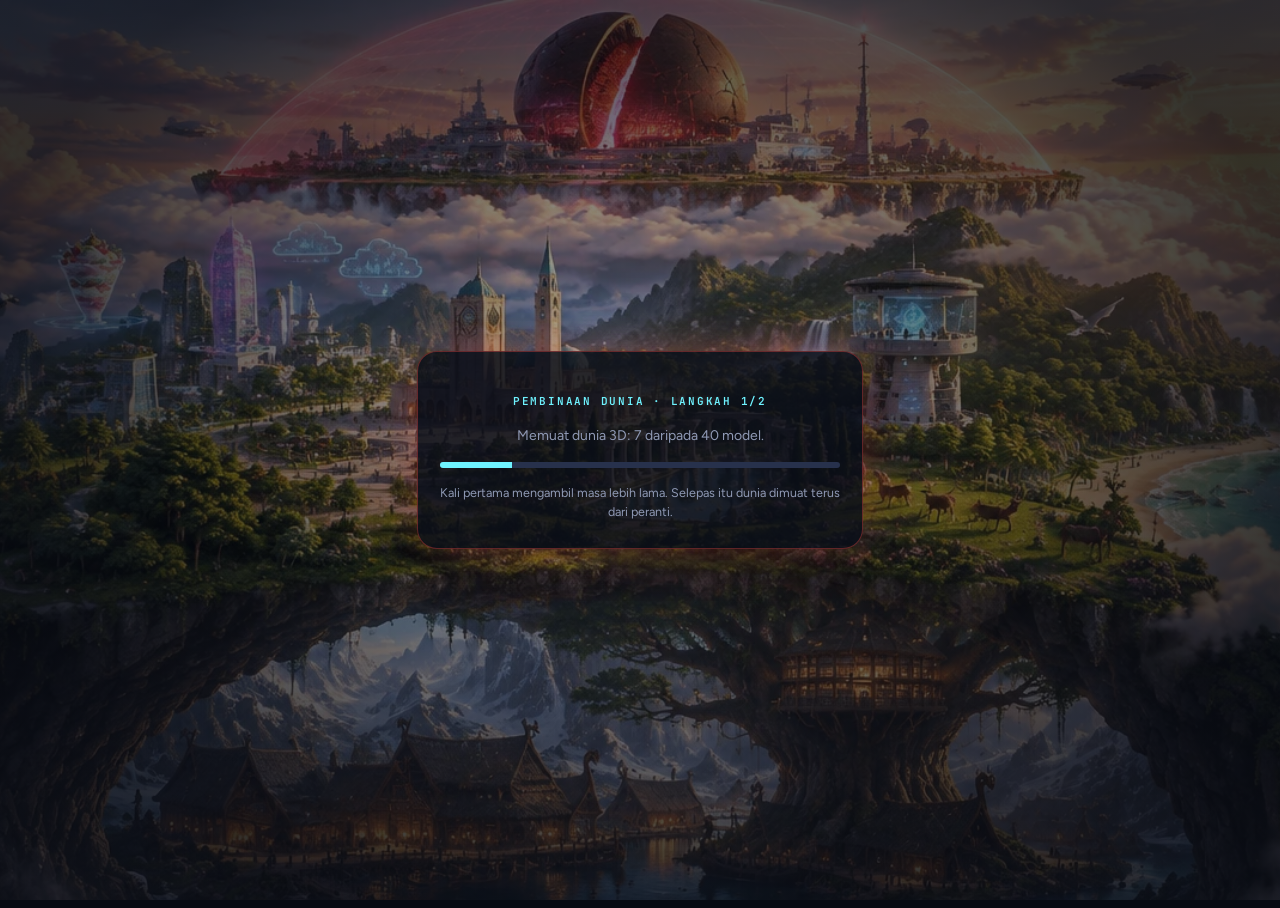
<file: index.html>
<!doctype html>
<html lang="ms">
<head>
<meta charset="utf-8">
<meta name="viewport" content="width=device-width, initial-scale=1, viewport-fit=cover">
<meta name="theme-color" content="#070a12">
<meta name="description" content="Erythmind: dunia 3D peribadi yang disulitkan dengan PIN.">
<meta name="apple-mobile-web-app-capable" content="yes">
<meta name="mobile-web-app-capable" content="yes">
<meta name="apple-mobile-web-app-status-bar-style" content="black-translucent">
<meta name="apple-mobile-web-app-title" content="Erythmind">
<link rel="manifest" href="manifest.webmanifest">
<link rel="icon" href="icons/icon-192.png">
<link rel="apple-touch-icon" href="icons/apple-touch-icon.png">
<style>.gate-brand-logo{width:210px;max-height:165px;object-fit:contain;display:block;margin:0 auto}</style>
<title>Erythmind</title>
<link rel="preconnect" href="https://fonts.googleapis.com">
<link rel="preconnect" href="https://fonts.gstatic.com" crossorigin>
<link rel="stylesheet" href="https://fonts.googleapis.com/css2?family=Unbounded:wght@400;600;800&family=Figtree:wght@400;500;600;700&family=JetBrains+Mono:wght@400;600&family=Cinzel:wght@600&family=EB+Garamond:wght@500&display=swap">
<style>
/* Layout: full-bleed 3D island canvas; HUD floats at the screen edges; vault panels slide in as glass sheets (bottom sheet on phones). */
:root{
  --void:#070a12; --panel:#0e1321; --panel-2:#151c2f; --line:#27314c;
  --ink:#e9edf6; --mute:#8f99b4;
  --eryth:#ff4f45; --holo:#6ff3ff; --amber:#ffb86b;
  --male:#3ddc84; --female:#ff6fb5; --ok:#5fe3a1; --warn:#ffc65c; --bad:#ff5a5a;
  --glass:rgba(14,19,33,.82); --glass-line:rgba(111,243,255,.18);
  --f-display:'Unbounded','Segoe UI',system-ui,sans-serif;
  --f-body:'Figtree',system-ui,-apple-system,'Segoe UI',sans-serif;
  --f-mono:'JetBrains Mono',ui-monospace,SFMono-Regular,Menlo,monospace;
  --gl:max(16px, env(safe-area-inset-left, 0px));
  --gr:max(16px, env(safe-area-inset-right, 0px));
  --gt:calc(env(safe-area-inset-top, 0px) + 14px);
  --gb:calc(env(safe-area-inset-bottom, 0px) + 14px);
  color-scheme:dark;
}
html,body{height:100%}
[hidden]{display:none!important}
body{background:var(--void);color:var(--ink);font:15px/1.5 var(--f-body);overflow:hidden;padding-left:var(--gl);padding-right:var(--gr);padding-block:0;-webkit-tap-highlight-color:transparent}
button,input,select,textarea{font:inherit;color:inherit}
button{cursor:pointer}
:focus-visible{outline:2px solid var(--holo);outline-offset:2px}
#world{position:fixed;inset:0;touch-action:none}
#world canvas{display:block;width:100%;height:100%}
#labels{position:fixed;inset:0;pointer-events:none;overflow:hidden}
.lbl{position:absolute;left:0;top:0;transform:translate(-50%,-100%);white-space:nowrap;font:600 11px/1.2 var(--f-mono);letter-spacing:.08em;text-transform:uppercase;padding:4px 8px;border-radius:4px;background:rgba(7,10,18,.66);border:1px solid var(--glass-line);color:var(--ink);will-change:transform}
.lbl.zone{font:600 12px/1.25 var(--f-display);letter-spacing:.04em;text-transform:none;padding:6px 10px;border-color:var(--c,var(--holo));box-shadow:0 0 18px -6px var(--c,var(--holo))}
.lbl.zone small{display:block;font:500 10px/1.3 var(--f-mono);letter-spacing:.1em;text-transform:uppercase;color:var(--mute)}
.lbl.name{background:rgba(7,10,18,.5);border-color:transparent}
.lbl.name.owner{color:#ffd2cf;border-color:rgba(255,79,69,.5)}
.lbl.name.male{color:var(--male)}
.lbl.name.female{color:var(--female)}
.lbl.sat{color:var(--holo);background:rgba(7,10,18,.4)}

/* HUD */
.hud{position:fixed;z-index:5}
#brand{top:var(--gt);left:var(--gl);display:grid;gap:8px;max-width:min(380px,calc(100% - 180px));padding:12px 14px;border-radius:14px;background:var(--glass);border:1px solid var(--glass-line);backdrop-filter:blur(10px)}
#brand h1{margin:0;font:800 20px/1 var(--f-display);letter-spacing:.14em}
#brand h1 span{color:var(--eryth)}
#layerLine{font:600 11px/1.3 var(--f-mono);letter-spacing:.12em;text-transform:uppercase;color:var(--holo)}
#chips{display:flex;flex-wrap:wrap;gap:6px}
.chip{display:inline-flex;align-items:center;gap:6px;padding:4px 9px;border-radius:999px;background:var(--glass);border:1px solid var(--glass-line);font:600 10.5px/1.3 var(--f-mono);letter-spacing:.06em;text-transform:uppercase;color:var(--ink)}
.chip i{width:7px;height:7px;border-radius:50%;background:var(--ok);box-shadow:0 0 8px var(--ok)}
.chip.warn i{background:var(--warn);box-shadow:0 0 8px var(--warn)}
.chip.bad i{background:var(--bad);box-shadow:0 0 8px var(--bad)}
button.chip:hover{border-color:var(--holo)}
#mapWrap{top:var(--gt);right:var(--gr);display:grid;justify-items:end;gap:6px}
#minimap{width:132px;height:132px;border-radius:50%;background:rgba(7,10,18,.7);border:1px solid var(--glass-line)}
#who{font:600 10.5px/1.3 var(--f-mono);letter-spacing:.08em;text-transform:uppercase;color:var(--ink);text-align:right;padding:4px 9px;border-radius:999px;background:var(--glass)}
#tools{right:var(--gr);bottom:var(--gb);display:flex;flex-direction:column;gap:8px;align-items:flex-end}
.tbtn{display:flex;align-items:center;gap:8px;padding:9px 13px;border-radius:10px;background:var(--glass);border:1px solid var(--glass-line);font:600 12px/1 var(--f-body);letter-spacing:.02em;backdrop-filter:blur(8px)}
.tbtn:hover{border-color:var(--holo)}
.tbtn b{font:600 10px/1 var(--f-mono);padding:3px 5px;border-radius:4px;background:rgba(111,243,255,.12);color:var(--holo)}
.tbtn.on{border-color:var(--holo);box-shadow:0 0 16px -6px var(--holo)}
.tbtn.lock{border-color:rgba(255,79,69,.45)}
#hint{left:var(--gl);bottom:var(--gb);font:500 11.5px/1.6 var(--f-mono);color:var(--mute);max-width:340px;padding:8px 12px;border-radius:10px;background:var(--glass);border:1px solid var(--glass-line)}
#hint kbd{font:600 10.5px var(--f-mono);padding:1px 5px;border-radius:4px;border:1px solid var(--line);color:var(--ink)}
#act{left:50%;transform:translateX(-50%);bottom:calc(var(--gb) + 4px);padding:12px 18px;border-radius:12px;background:rgba(14,19,33,.9);border:1px solid var(--c,var(--holo));box-shadow:0 0 24px -8px var(--c,var(--holo));font:600 14px/1.2 var(--f-body);display:flex;gap:10px;align-items:center;max-width:calc(100% - 40px)}
#act b{font:600 11px var(--f-mono);padding:3px 7px;border-radius:5px;background:var(--c,var(--holo));color:var(--void)}
#joy{position:fixed;z-index:6;width:120px;height:120px;margin:-60px 0 0 -60px;border-radius:50%;border:1px solid var(--glass-line);background:rgba(111,243,255,.06);pointer-events:none}
#joy i{position:absolute;left:50%;top:50%;width:48px;height:48px;margin:-24px 0 0 -24px;border-radius:50%;background:rgba(111,243,255,.35);border:1px solid var(--holo)}
#flash{position:fixed;inset:0;z-index:8;pointer-events:none;opacity:0;transition:opacity .5s}
#toast{position:fixed;z-index:30;left:50%;top:calc(var(--gt) + 4px);transform:translateX(-50%);display:grid;gap:6px;justify-items:center;pointer-events:none;width:min(520px,calc(100% - 32px))}
.toast{padding:10px 14px;border-radius:10px;background:rgba(14,19,33,.95);border:1px solid var(--glass-line);font:500 13.5px/1.4 var(--f-body);animation:tin .25s ease-out;text-align:center}
.toast.bad{border-color:var(--bad);color:#ffd1d1}
.toast.ok{border-color:var(--ok)}
@keyframes tin{from{transform:translateY(-6px);opacity:0}}

/* Panels */
#panel{position:fixed;z-index:20;top:calc(var(--gt) - 4px);bottom:var(--gb);right:var(--gr);width:min(600px,calc(100% - 32px));display:flex;flex-direction:column;background:var(--glass);border:1px solid var(--glass-line);border-radius:16px;backdrop-filter:blur(14px);box-shadow:0 30px 80px -20px rgba(0,0,0,.6);animation:pin .28s cubic-bezier(.2,.8,.2,1)}
@keyframes pin{from{transform:translateX(24px);opacity:0}}
.ph{padding:18px 20px 14px;border-bottom:1px solid var(--line);display:grid;gap:4px;position:relative}
.eyebrow{font:600 10.5px/1.3 var(--f-mono);letter-spacing:.14em;text-transform:uppercase;color:var(--c,var(--holo))}
.ph h2{margin:0;font:600 21px/1.2 var(--f-display);text-wrap:balance;padding-right:40px}
.ph p{margin:2px 0 0;color:var(--mute);font-size:13.5px;max-width:60ch}
.x{position:absolute;right:14px;top:14px;width:34px;height:34px;border-radius:9px;border:1px solid var(--line);background:transparent;font-size:18px;line-height:1}
.x:hover{border-color:var(--holo)}
.pb{padding:16px 20px 20px;overflow:auto;display:grid;gap:16px;align-content:start;flex:1;min-height:0}
.row{display:flex;gap:8px;flex-wrap:wrap;align-items:center}
.btn{padding:9px 14px;border-radius:9px;border:1px solid var(--line);background:var(--panel-2);font-weight:600;font-size:13.5px}
.btn:hover{border-color:var(--holo)}
.btn.pri{background:var(--c,var(--eryth));border-color:transparent;color:#120707}
.btn.pri:hover{filter:brightness(1.1)}
.btn.danger{border-color:rgba(255,90,90,.5);color:#ffc4c4}
.btn.ghost{background:transparent}
.btn:disabled{opacity:.45;cursor:not-allowed}
.field{display:grid;gap:5px;min-width:0}
.field label{font:600 10.5px/1.3 var(--f-mono);letter-spacing:.1em;text-transform:uppercase;color:var(--mute)}
.field input,.field select,.field textarea{width:100%;box-sizing:border-box;padding:9px 11px;border-radius:9px;border:1px solid var(--line);background:rgba(7,10,18,.6);font-size:14.5px}
.field textarea{min-height:120px;resize:vertical;line-height:1.55}
.field input:focus,.field select:focus,.field textarea:focus{border-color:var(--c,var(--holo));outline:none}
.grid2{display:grid;grid-template-columns:1fr 1fr;gap:12px}
.zgrid{display:grid;grid-template-columns:minmax(0,.9fr) minmax(0,1.1fr);gap:16px;align-items:start}
.list{display:grid;gap:6px;align-content:start}
.item{display:grid;gap:2px;text-align:left;padding:10px 12px;border-radius:10px;border:1px solid var(--line);background:rgba(7,10,18,.45);min-width:0}
.item:hover,.item.sel{border-color:var(--c,var(--holo))}
.item strong{font-weight:600;font-size:14px;overflow:hidden;text-overflow:ellipsis;white-space:nowrap}
.item span{font:500 11px/1.3 var(--f-mono);color:var(--mute);letter-spacing:.04em}
.item.bad{border-color:rgba(255,90,90,.5)}
.empty{padding:18px;border:1px dashed var(--line);border-radius:12px;color:var(--mute);font-size:13.5px}
.empty b{color:var(--ink)}
.note{font-size:12.5px;color:var(--mute);line-height:1.5}
.note.warn{color:var(--warn)}
.ro{padding:14px;border-radius:12px;border:1px solid var(--line);background:rgba(7,10,18,.45);display:grid;gap:10px}
.ro dt{font:600 10.5px/1.3 var(--f-mono);letter-spacing:.1em;text-transform:uppercase;color:var(--mute)}
.ro dd{margin:0 0 6px;white-space:pre-wrap;overflow-wrap:anywhere}
.stats{display:grid;grid-template-columns:repeat(auto-fill,minmax(150px,1fr));gap:8px}
.stat{padding:12px;border-radius:12px;border:1px solid var(--line);background:rgba(7,10,18,.45);display:grid;gap:2px}
.stat b{font:600 22px/1.1 var(--f-display);font-variant-numeric:tabular-nums}
.stat span{font:600 10.5px/1.3 var(--f-mono);letter-spacing:.08em;text-transform:uppercase;color:var(--mute)}
.stat i{font-style:normal;font-size:12px;color:var(--mute)}
.bar{height:6px;border-radius:3px;background:var(--line);overflow:hidden}
.bar i{display:block;height:100%;background:var(--c,var(--holo))}
.sats{display:grid;grid-template-columns:repeat(auto-fill,minmax(170px,1fr));gap:8px}
.sat{padding:10px 12px;border-radius:10px;border:1px solid var(--line);display:grid;gap:2px}
.sat strong{font:600 13px/1.2 var(--f-display);letter-spacing:.06em;color:var(--holo)}
.sat span{font-size:12.5px;color:var(--mute)}
.sat.synced{border-color:rgba(111,243,255,.45)}
h3{margin:0;font:600 13px/1.3 var(--f-mono);letter-spacing:.12em;text-transform:uppercase;color:var(--mute)}
.seg{display:grid;grid-template-columns:repeat(auto-fill,minmax(150px,1fr));gap:8px}
.card{padding:12px;border-radius:12px;border:1px solid var(--line);background:rgba(7,10,18,.45);display:grid;gap:4px;text-align:left}
.card:hover{border-color:var(--holo)}
.card.sel{border-color:var(--holo);box-shadow:0 0 18px -8px var(--holo)}
.card strong{font-weight:600}
.card span{font-size:12.5px;color:var(--mute)}
.tabs{display:flex;gap:6px;flex-wrap:wrap}
.tab{padding:7px 12px;border-radius:999px;border:1px solid var(--line);background:transparent;font-weight:600;font-size:13px}
.tab.on{border-color:var(--holo);color:var(--holo)}
.guest{display:flex;gap:10px;align-items:center;padding:10px 12px;border-radius:10px;border:1px solid var(--line);flex-wrap:wrap}
.guest .arrow{width:0;height:0;border-left:8px solid transparent;border-right:8px solid transparent;border-top:12px solid var(--male);flex:none}
.guest .arrow.female{border-top-color:var(--female)}
.guest div{flex:1;min-width:140px}
.guest strong{display:block}
.guest span{font-size:12px;color:var(--mute)}
.checks{display:flex;flex-wrap:wrap;gap:8px}
.checks label{display:flex;gap:6px;align-items:center;padding:6px 10px;border:1px solid var(--line);border-radius:8px;font-size:13px;text-transform:none;letter-spacing:0;font-family:var(--f-body);color:var(--ink)}
.dish{display:grid;place-items:center;gap:8px;padding:18px;border-radius:14px;border:1px solid var(--glass-line);background:radial-gradient(circle at 50% 70%,rgba(111,243,255,.18),transparent 60%)}
.dish .plate{font-size:54px;line-height:1;filter:drop-shadow(0 0 14px rgba(111,243,255,.6))}
.dish strong{font:600 16px var(--f-display)}
.cook{height:6px;border-radius:3px;background:var(--line);overflow:hidden;width:100%}
.cook i{display:block;height:100%;width:0;background:var(--holo);transition:width 1.1s linear}
#arcade{width:100%;max-width:100%;aspect-ratio:16/10;border-radius:12px;border:1px solid var(--line);background:#050811;touch-action:none}
pre.code{margin:0;max-height:140px;overflow:auto;padding:10px;border-radius:10px;border:1px solid var(--line);background:rgba(7,10,18,.6);font:12px/1.5 var(--f-mono);white-space:pre-wrap;overflow-wrap:anywhere}
ul.facts{margin:0;padding-left:18px;display:grid;gap:6px;font-size:13.5px}
ul.facts b{color:var(--holo);font-weight:600}

/* Gate */
#gate{position:fixed;inset:0;z-index:40;display:grid;place-items:center;padding:var(--gt) var(--gr) var(--gb) var(--gl);background:radial-gradient(ellipse at 50% 45%,rgba(7,10,18,.25),rgba(7,10,18,.82) 75%),url(assets/peta-ekspedisi.webp) center/cover no-repeat,var(--void);overflow:auto}
.gcard{width:min(400px,100%);display:grid;gap:16px;justify-items:center;text-align:center;padding:26px 22px;border-radius:20px;background:rgba(10,14,25,.82);border:1px solid rgba(255,79,69,.35);box-shadow:0 0 60px -20px rgba(255,79,69,.6);backdrop-filter:blur(10px)}
.gcard h1{margin:0;font:800 30px/1 var(--f-display);letter-spacing:.16em}
.gcard h1 span{color:var(--eryth)}
.gsub{font:600 11px/1.4 var(--f-mono);letter-spacing:.16em;text-transform:uppercase;color:var(--holo)}
.gmsg{font-size:14px;color:var(--mute);max-width:34ch;text-wrap:balance}
.gmsg.bad{color:#ffb4b4}
.dots{display:flex;gap:9px;min-height:16px;justify-content:center;flex-wrap:wrap}
.dots i{width:13px;height:13px;border-radius:50%;border:1.5px solid var(--line)}
.dots i.f{background:var(--eryth);border-color:var(--eryth);box-shadow:0 0 10px var(--eryth)}
.pad{display:grid;grid-template-columns:repeat(3,64px);gap:10px}
.pad button{height:56px;border-radius:14px;border:1px solid var(--line);background:rgba(21,28,47,.85);font:600 20px var(--f-display)}
.pad button:hover{border-color:var(--holo)}
.pad button:active{transform:scale(.96)}
.pad button.ok{background:var(--eryth);border-color:transparent;color:#120707;font-size:13px;font-family:var(--f-mono)}
.pad button.del{font-size:13px;font-family:var(--f-mono)}
.scan{width:100%;height:3px;border-radius:2px;background:linear-gradient(90deg,transparent,var(--holo),transparent);background-size:40% 100%;background-repeat:no-repeat;animation:scan 1s linear infinite}
@keyframes scan{from{background-position:-40% 0}to{background-position:140% 0}}
.denied{animation:shake .4s}
@keyframes shake{25%{transform:translateX(-8px)}50%{transform:translateX(8px)}75%{transform:translateX(-4px)}}


.lbl.district{font:700 13px/1.2 var(--f-display);letter-spacing:.08em;text-transform:uppercase;padding:7px 12px;background:rgba(7,10,18,.72);border:1px solid rgba(233,237,246,.35);color:var(--ink)}
.lbl.district small{display:block;font:500 10px/1.3 var(--f-mono);letter-spacing:.08em;text-transform:none;color:var(--mute)}
#clock{display:grid;gap:2px;text-align:right;padding:6px 10px;border-radius:12px;background:var(--glass);border:1px solid var(--glass-line);cursor:pointer}
#clockTime{font:700 18px/1.1 var(--f-display);font-variant-numeric:tabular-nums}
#clockNext{font:600 10.5px/1.3 var(--f-mono);letter-spacing:.06em;color:#ffd27a}
#azan{position:fixed;z-index:25;left:50%;transform:translateX(-50%);top:calc(var(--gt) + 64px);width:min(460px,calc(100% - 32px));display:grid;gap:10px;padding:16px 18px;border-radius:16px;background:rgba(14,19,33,.94);border:1px solid #ffd27a;box-shadow:0 0 40px -12px #ffd27a;animation:tin .3s ease-out}
#azan strong{font:600 17px/1.3 var(--f-display)}
a.btn,a.card{text-decoration:none;color:inherit;display:inline-flex}
a.card{display:grid}
.stat.next{border-color:#ffd27a;box-shadow:0 0 16px -8px #ffd27a}

/* Peta Ekspedisi */
#map{position:fixed;inset:0;z-index:30;background:rgba(5,7,12,.92);display:grid;place-items:center;padding:var(--gt) var(--gr) var(--gb) var(--gl);animation:tin .3s ease-out}
#mapFrame{position:relative;width:min(100%,calc((100vh - 120px) * 1.787));aspect-ratio:1344/752;max-width:100%;border-radius:18px;overflow:hidden;border:1px solid rgba(255,210,122,.4);box-shadow:0 30px 90px -20px rgba(0,0,0,.8),0 0 60px -20px rgba(255,170,90,.5)}
#mapImg{position:absolute;inset:0;width:100%;height:100%;object-fit:cover;display:block}
#mapFrame::after{content:"";position:absolute;inset:0;background:linear-gradient(180deg,rgba(7,10,18,.35),transparent 18%,transparent 80%,rgba(7,10,18,.55));pointer-events:none}
#mapHead{position:absolute;left:16px;top:12px;z-index:2;display:grid;gap:2px;pointer-events:none}
#mapHead strong{font:800 clamp(14px,2.2vw,22px)/1 var(--f-display);letter-spacing:.14em;text-shadow:0 2px 12px rgba(0,0,0,.7)}
#mapHead span{font:600 10.5px/1.3 var(--f-mono);letter-spacing:.12em;text-transform:uppercase;color:#ffd27a;text-shadow:0 1px 8px rgba(0,0,0,.8)}
#mapX{position:absolute;right:12px;top:12px;z-index:3;width:38px;height:38px;border-radius:10px;border:1px solid var(--line);background:rgba(7,10,18,.7);font-size:20px}
#mapPins{position:absolute;inset:0;z-index:2}
.pin{position:absolute;transform:translate(-50%,-50%);display:flex;flex-direction:column;align-items:center;gap:4px;background:none;border:0;padding:0}
.pin i{width:18px;height:18px;border-radius:50%;background:radial-gradient(circle,#fff 0 25%,#ffd27a 35%,rgba(255,210,122,.25) 70%);box-shadow:0 0 0 0 rgba(255,210,122,.7);animation:pulse 2.2s infinite}
.pin.l1 i{background:radial-gradient(circle,#fff 0 25%,#ff4f45 35%,rgba(255,79,69,.25) 70%);box-shadow:0 0 0 0 rgba(255,79,69,.7)}
.pin.l2 i{background:radial-gradient(circle,#fff 0 25%,#8fe0ff 35%,rgba(143,224,255,.25) 70%);box-shadow:0 0 0 0 rgba(143,224,255,.7)}
.pin span{font:600 10.5px/1.2 var(--f-mono);letter-spacing:.06em;padding:3px 7px;border-radius:6px;background:rgba(7,10,18,.72);border:1px solid rgba(255,255,255,.18);white-space:nowrap;opacity:.88}
.pin:hover span,.pin.sel span{opacity:1;border-color:#ffd27a;color:#fff}
.pin.sel i{transform:scale(1.4)}
@keyframes pulse{0%{box-shadow:0 0 0 0 rgba(255,210,122,.6)}70%{box-shadow:0 0 0 14px rgba(255,210,122,0)}100%{box-shadow:0 0 0 0 rgba(255,210,122,0)}}
#mapCard{position:absolute;z-index:4;left:50%;bottom:14px;transform:translateX(-50%);width:min(560px,calc(100% - 24px));display:grid;gap:8px;padding:14px 16px;border-radius:14px;background:rgba(10,14,25,.93);border:1px solid rgba(255,210,122,.45);backdrop-filter:blur(10px)}
#mapCard strong{font:600 18px/1.2 var(--f-display)}
/* ride HUD */
#ride{position:fixed;z-index:7;left:50%;transform:translateX(-50%);bottom:calc(var(--gb) + 6px);display:flex;gap:10px;align-items:center;flex-wrap:wrap;justify-content:center;padding:10px 14px;border-radius:16px;background:rgba(10,14,25,.88);border:1px solid var(--glass-line);max-width:calc(100% - 32px)}
#ride.hyper{border-color:#ff6a3a;box-shadow:0 0 30px -8px #ff6a3a}
#rideInfo{display:grid;gap:1px;min-width:150px}
#rideName{font:600 10.5px/1.3 var(--f-mono);letter-spacing:.1em;text-transform:uppercase;color:var(--mute)}
#rideSpeed{font:800 24px/1 var(--f-display);font-variant-numeric:tabular-nums}
#rideNote{font:600 10.5px/1.3 var(--f-mono);letter-spacing:.12em;color:#ffd27a}
#ride.hyper #rideNote{color:#ff6a3a}
#ride .btn{touch-action:none;user-select:none}
#speedfx{position:fixed;inset:0;z-index:4;pointer-events:none;opacity:0;background:repeating-conic-gradient(from 0deg at 50% 50%,rgba(255,255,255,.0) 0deg 4deg,rgba(255,255,255,.07) 4deg 5deg);-webkit-mask:radial-gradient(circle at 50% 50%,transparent 32%,#000 75%);mask:radial-gradient(circle at 50% 50%,transparent 32%,#000 75%)}
#tools.dim{opacity:.35}

/* Haki */
#haki{position:fixed;z-index:6;left:var(--gl);top:50%;transform:translateY(-50%);display:grid;gap:10px}
.hk{position:relative;width:64px;height:64px;border-radius:50%;border:1px solid rgba(255,42,42,.55);background:radial-gradient(circle at 50% 40%,rgba(90,0,8,.9),rgba(10,2,4,.92));color:#fff;display:grid;place-items:center;padding:0;box-shadow:0 0 18px -6px #ff2a2a}
.hk i{position:absolute;inset:0;border-radius:50%;background:conic-gradient(rgba(5,7,12,.78) var(--cd,0deg),transparent 0);pointer-events:none}
.hk b{position:relative;font:800 18px/1 var(--f-display)}
.hk span{position:absolute;left:72px;top:50%;transform:translateY(-50%);white-space:nowrap;font:600 10.5px/1.2 var(--f-mono);letter-spacing:.08em;text-transform:uppercase;padding:4px 8px;border-radius:6px;background:rgba(7,10,18,.75);border:1px solid rgba(255,42,42,.35)}
.hk:hover{border-color:#ff2a2a;box-shadow:0 0 26px -4px #ff2a2a}
.hk.cool{opacity:.65}
.hk.active{border-color:#ffd27a;box-shadow:0 0 26px -2px #ff2a2a,inset 0 0 14px rgba(255,42,42,.6)}
#hakiFx{position:fixed;inset:0;z-index:3;pointer-events:none;opacity:0;transition:opacity .4s}
#hakiFx.vision{background:radial-gradient(ellipse at center,transparent 45%,rgba(120,0,10,.45) 100%);backdrop-filter:saturate(.35) contrast(1.15)}
#hakiFx.strike{background:radial-gradient(ellipse at center,rgba(255,255,255,.0) 20%,rgba(255,30,30,.35) 70%,rgba(0,0,0,.7) 100%)}
#hakiFx.gear{background:radial-gradient(circle at center,rgba(255,255,255,.55) 0%,rgba(255,255,255,.18) 45%,rgba(255,240,220,0) 80%)}
#hakiFx.agung{background:radial-gradient(ellipse at center,rgba(40,0,60,0) 35%,rgba(70,10,110,.42) 75%,rgba(255,200,40,.28) 100%)}
#hakiFx.frost{background:radial-gradient(ellipse at center,rgba(180,210,255,0) 35%,rgba(150,190,255,.35) 75%,rgba(230,245,255,.75) 100%);backdrop-filter:saturate(.3)}
#raid{position:fixed;z-index:8;top:calc(var(--gt) + 4px);left:50%;transform:translateX(-50%);width:min(560px,calc(100vw - 340px));display:grid;gap:3px;padding:10px 14px 14px;border-radius:12px;background:rgba(14,8,10,.88);border:1px solid #ff4f45;box-shadow:0 0 24px -6px #ff4f45;font:500 12px/1.35 var(--f-body);color:var(--ink);overflow:hidden}
#raid b{font:700 11.5px/1.2 var(--f-mono);letter-spacing:.12em;color:#ff6a5a}
#raid small{font:500 10.5px/1.3 var(--f-mono);color:var(--mute)}
#raid i{position:absolute;left:0;bottom:0;height:4px;background:linear-gradient(90deg,#ff4f45,#ffd23a)}
#serbuan{position:fixed;z-index:8;top:calc(var(--gt) + 4px);left:50%;transform:translateX(-50%);width:min(560px,calc(100vw - 340px));display:grid;gap:3px;padding:10px 14px 14px;border-radius:12px;background:rgba(8,12,22,.9);border:1px solid #6ab8ff;box-shadow:0 0 24px -6px #6ab8ff;font:500 12px/1.35 var(--f-body);color:var(--ink);overflow:hidden}
#serbuan b{font:700 11.5px/1.2 var(--f-mono);letter-spacing:.12em;color:#9fd0ff} #serbuan small{font:500 10.5px/1.3 var(--f-mono);color:var(--mute)}
#serbuan i{position:absolute;left:0;bottom:0;height:4px;background:linear-gradient(90deg,#6ab8ff,#ffffff)} #serbuan.drill{border-style:dashed}
#raid:not([hidden]) ~ #serbuan{top:calc(var(--gt) + 90px)}
@media (max-width:720px), (max-height:560px){#serbuan{width:calc(100vw - 200px);padding:6px 10px 10px;font-size:11px} #serbuan small{display:none}}
#raid.mega{border-color:#ffd23a;box-shadow:0 0 30px -4px #ffd23a;animation:megap 1.2s infinite} #raid.mega b{color:#ffd23a}
@keyframes megap{50%{box-shadow:0 0 40px 0 #ff4f45}}
@media (max-width:720px), (max-height:560px){#raid{width:calc(100vw - 200px);padding:6px 10px 10px;font-size:11px} #raid small{display:none}}
#boss{position:fixed;z-index:8;top:calc(var(--gt) + 4px);left:50%;transform:translateX(-50%);width:min(520px,calc(100vw - 340px));display:grid;gap:3px;padding:10px 14px;border-radius:12px;background:rgba(18,12,4,.9);border:1px solid #ffd27a;box-shadow:0 0 26px -6px #ffd27a;font:500 12px/1.35 var(--f-body);color:var(--ink)}
#boss b{font:700 12px/1.2 var(--f-mono);letter-spacing:.12em;color:#ffd27a} #boss.amok{animation:megap 1s infinite} #boss.tunduk{border-color:#b07aff} #boss.tunduk b{color:#c9a0ff}
@media (max-width:720px), (max-height:560px){#boss{width:calc(100vw - 200px);padding:6px 10px;font-size:11px}}
#hakiFx.raja{background:radial-gradient(circle at center,rgba(0,0,0,.0) 10%,rgba(60,0,6,.55) 55%,rgba(0,0,0,.75) 100%)}
@media (max-width:640px){
  #brand{max-width:calc(100% - 120px)}
  #brand h1{font-size:16px}
  #minimap{width:96px;height:96px}
  #clockTime{font-size:15px}
  #azan{top:calc(var(--gt) + 110px)}
  .pin span{display:none}
  .pin.sel span{display:block}
  #rideSpeed{font-size:19px}
  .hk{width:52px;height:52px}
  .hk span{display:none}
  #haki{top:auto;bottom:calc(var(--gb) + 170px);left:auto;right:var(--gr);transform:none}
  #ride{bottom:calc(var(--gb) + 150px)}
  #panel{left:var(--gl);right:var(--gr);width:auto;top:calc(var(--gt) + 40px)}
  .zgrid,.grid2{grid-template-columns:1fr}
  #hint{display:none}
  .tbtn{padding:8px 10px;font-size:11.5px}
  .tbtn b{display:none}
  .pad{grid-template-columns:repeat(3,58px)}
  #act{bottom:auto;top:62%}
}
#chat{left:var(--gl);bottom:calc(var(--gb) + 66px);width:min(440px,calc(100vw - 32px));display:flex;flex-direction:column;gap:8px;z-index:7}
#chatBody{display:none;flex-direction:column;gap:8px;padding:10px;border-radius:12px;background:var(--glass);border:1px solid var(--glass-line);backdrop-filter:blur(8px)}
#chat.open #chatBody{display:flex}
#chatLog{max-height:190px;overflow-y:auto;display:flex;flex-direction:column;gap:5px;font:500 13px/1.4 var(--f-body);color:var(--ink);overscroll-behavior:contain}
#chatLog:empty::before{content:'Belum ada borak. Mesej hanya sampai kepada sesiapa yang berada dalam room sekarang dan tidak disimpan.';color:var(--mute);font-size:12px}
.cl b{font:600 10.5px/1.3 var(--f-mono);letter-spacing:.06em;text-transform:uppercase;margin-right:6px;color:#3ddc84}
.cl.owner b{color:var(--eryth)} .cl.female b{color:#ff6fb5} .cl.me{opacity:.85} .cl.sys{color:var(--mute);font-size:12px}
.vplay{font:600 12px var(--f-mono);padding:3px 9px;border-radius:999px;border:1px solid var(--glass-line);background:rgba(111,243,255,.1);color:var(--holo);cursor:pointer}
#chatForm{display:flex;gap:6px} #chatIn{flex:1;min-width:0;padding:9px 11px;border-radius:9px;border:1px solid var(--glass-line);background:rgba(4,7,14,.7);color:var(--ink);font:500 14px var(--f-body)}
#chatBar{display:flex;gap:6px;flex-wrap:nowrap}
#chatBar .tbtn{position:relative}
#chatCount{position:absolute;top:-6px;right:-6px;min-width:18px;height:18px;padding:0 5px;border-radius:999px;background:var(--eryth);color:#fff;font:700 10.5px/18px var(--f-mono);font-style:normal;text-align:center}
#pttBtn i{display:inline-block;width:9px;height:9px;border-radius:50%;background:var(--mute);margin-right:6px;vertical-align:middle}
#pttBtn.rec{border-color:var(--eryth);color:#fff;background:rgba(255,79,69,.25)} #pttBtn.rec i{background:var(--eryth);animation:recp 1s infinite}
#ttsBtn.on{border-color:var(--holo);color:var(--holo)}
@keyframes recp{50%{opacity:.25}}
.lbl.bubble{text-transform:none;letter-spacing:0;font:500 12.5px/1.35 var(--f-body);white-space:normal;max-width:220px;text-align:center;border-radius:12px;padding:6px 10px;background:rgba(14,19,33,.92);border-color:#3ddc84}
.lbl.repair{text-transform:none;letter-spacing:.02em;font:600 11.5px/1.3 var(--f-body);border-color:#ffb86b;min-width:170px;text-align:left}
.lbl.repair.petani{border-color:#9be37a} .lbl.repair.fire{border-color:#ff4f45}
.lbl.repair small{display:block;font:500 10px/1.3 var(--f-mono);color:var(--mute);margin-top:2px}
.lbl.repair .bar{display:block;height:4px;margin-top:5px;border-radius:2px;background:rgba(255,255,255,.12);overflow:hidden} .lbl.repair .bar i{display:block;height:100%;background:#ffb86b}
.lbl.repair.petani .bar i{background:#9be37a} .lbl.repair.fire .bar i{background:#ff4f45}
.lbl.booktip{pointer-events:none;z-index:8;text-transform:none;letter-spacing:.02em;font:600 12px/1.3 var(--f-body);border-color:#d8a93a;max-width:280px;white-space:normal}
.lbl.bubble.owner{border-color:var(--eryth)} .lbl.bubble.female{border-color:#ff6fb5}
body.chatOpen #haki{top:38%}
.guest .gpow{display:flex;flex-wrap:wrap;gap:4px 12px;margin-top:4px;font:500 11px/1.4 var(--f-mono);color:var(--mute)} .gpow label{display:inline-flex;gap:5px;align-items:center;color:var(--ink)}
@media (max-width:720px){#chat{bottom:var(--gb);width:calc(100vw - 32px - 140px)} #chatLog{max-height:120px} #pttBtn span{display:none} #pttBtn::after{content:attr(data-short)} #chatBar{flex-wrap:wrap} body.chatOpen #haki{top:auto}}
@media (hover:none){#hint{display:none}}
/* compact HUD for phones (portrait or landscape): tools behind a Menu toggle, Haki as a small 2-column pad */
#bMenu{display:none}
@media (max-width:720px), (max-height:560px){
  #bMenu{display:flex;order:99}
  #tools .tbtn:not(#bMenu){display:none}
  #tools.open{background:var(--glass);border:1px solid var(--glass-line);border-radius:14px;padding:8px;max-height:calc(100vh - 120px);overflow-y:auto;display:grid;grid-template-columns:repeat(2,auto);gap:6px;backdrop-filter:blur(10px)}
  #tools.open .tbtn:not(#bMenu){display:flex}
  #tools.open #bMenu{grid-column:1 / -1;justify-content:center;border-color:var(--holo)}
  .tbtn{padding:8px 10px;font-size:11.5px} .tbtn b{display:none}
  .hk{width:46px;height:46px} .hk b{font-size:15px} .hk span{display:none}
  #haki{grid-template-columns:repeat(2,46px);gap:8px}
  #hint{display:none}
  .lbl{font-size:9.5px;padding:3px 6px} .lbl.zone small{font-size:8.5px}
  #chatLog{max-height:96px} #chatBar .tbtn{padding:7px 9px}
  #tools.open ~ #haki, #tools.open ~ #chat{display:none}
}
@media (max-height:560px){
  #brand{left:calc(var(--gl) + 60px);padding:7px 10px;gap:4px;max-width:300px}
  #brand h1{font-size:14px} #chips{display:none}
  #mapWrap{right:calc(var(--gr) + 60px);grid-auto-flow:column;align-items:start;gap:8px}
  #minimap{width:84px;height:84px} #who{display:none}
  #clock{padding:4px 8px} #clockTime{font-size:14px} #clockNext{font-size:9.5px}
  #haki{left:var(--gl);top:calc(50% + 10px);bottom:auto;right:auto;transform:translateY(-50%)}
  body.chatOpen #haki{left:auto;right:var(--gr);top:calc(var(--gt) + 100px);transform:none}
  #chat{bottom:var(--gb);width:min(400px,calc(100vw - 260px))}
  #ride{bottom:var(--gb);padding:6px 10px;gap:6px} #rideSpeed{font-size:17px}
  #act{bottom:calc(var(--gb) + 52px);top:auto}
  #panel{top:var(--gt);bottom:var(--gb);max-height:none}
}
@media (max-width:720px){
  #brand{top:calc(var(--gt) + 50px);left:var(--gl);max-width:calc(100% - 150px);padding:7px 10px;gap:4px} #brand h1{font-size:14px} #chips{display:none}
  #haki{top:auto;left:auto;right:var(--gr);bottom:calc(var(--gb) + 56px);transform:none}
  body.chatOpen #haki{top:auto;bottom:calc(var(--gb) + 56px)}
  #chat{width:calc(100vw - 32px - 120px)}
}
/* ===== Records: folders, sort, tag filter ===== */
#zctl{display:grid;gap:8px;margin-bottom:8px}
.zctl-row{display:flex;justify-content:space-between;align-items:center;gap:8px;flex-wrap:wrap}
.zcount{font:600 10.5px/1.3 var(--f-mono);letter-spacing:.1em;text-transform:uppercase;color:var(--mute)}
.zsort{display:flex;gap:6px;align-items:center;font:600 10.5px/1.3 var(--f-mono);letter-spacing:.1em;text-transform:uppercase;color:var(--mute)}
.zsort select{padding:5px 8px;border-radius:6px;border:1px solid var(--line);background:rgba(7,10,18,.6);font:500 13px var(--f-body);text-transform:none;letter-spacing:0;color:var(--ink)}
.ztags{display:flex;flex-wrap:wrap;gap:5px;max-height:84px;overflow:auto}
.ztag{padding:3px 9px;border-radius:999px;border:1px solid var(--line);background:transparent;font:500 12.5px/1.3 var(--f-body);color:var(--ink)}
.ztag i{font-style:normal;color:var(--mute);font-size:11px}
.ztag.on{border-color:var(--holo);background:rgba(111,243,255,.12);color:var(--holo)}
.zfold{display:flex;justify-content:space-between;align-items:center;gap:8px;width:100%;padding:7px 4px 5px;margin-top:6px;border:0;border-bottom:1px solid var(--line);background:none;text-align:left;font:600 11px/1.3 var(--f-mono);letter-spacing:.12em;text-transform:uppercase;color:var(--holo)}
.zfold span::before{content:'\25BE';display:inline-block;margin-right:7px;transition:transform .15s}
.zfold.shut span::before{transform:rotate(-90deg)}
.zfold.static span::before{content:'\25C6';font-size:8px;vertical-align:2px}
.zfold i{font-style:normal;color:var(--mute);font-family:var(--f-body);letter-spacing:0}
.zfold:not(.static):hover{color:var(--holo)}
.zrow{cursor:pointer;padding:5px 6px;border-radius:6px}
.zrow:hover,.zrow:focus-visible{background:rgba(111,243,255,.07)}

/* Ujian Saringan */
#sarHud{position:fixed;z-index:9;top:calc(var(--gt) + 4px);left:50%;transform:translateX(-50%);width:min(560px,calc(100vw - 340px));display:grid;gap:2px;padding:9px 14px;border-radius:12px;background:rgba(18,6,8,.9);border:1px solid #ff4f45;box-shadow:0 0 24px -8px #ff4f45;font:500 12.5px/1.35 var(--f-body);color:var(--ink);text-align:center}
#sarHud.low{top:calc(var(--gt) + 70px)}
#sarHud b{font:700 11.5px/1.2 var(--f-mono);letter-spacing:.1em;color:#ff7a6a} #sarHud em{font-style:normal;font:600 12px/1.3 var(--f-mono);color:#ffd27a} #sarHud .hp{font-style:normal;color:#ff4f45;letter-spacing:.12em}
#sarCard{position:fixed;z-index:35;left:50%;top:50%;transform:translate(-50%,-50%);width:min(520px,calc(100vw - 32px));max-height:calc(100vh - 40px);overflow:auto;padding:22px 24px;border-radius:16px;background:rgba(10,12,22,.96);border:1px solid #ff4f45;box-shadow:0 0 60px -12px #ff4f45,0 30px 80px -20px #000;display:grid;gap:12px;animation:tin .3s ease-out}
#sarCard .sc-eye{font:600 11px/1.3 var(--f-mono);letter-spacing:.14em;text-transform:uppercase;color:#ff7a6a} #sarCard h2{margin:0;font:600 22px/1.2 var(--f-display)}
#sarCard ol{margin:0;padding-left:20px;display:grid;gap:8px;font-size:14.5px;line-height:1.5} #sarCard ol b{color:#ffd27a;font-weight:600} #sarCard .sc-note{font-size:13.5px;color:#ffd1d1;padding:8px 10px;border-radius:9px;background:rgba(255,79,69,.12)}
#sarCard .btn{justify-self:start}
#sarSiren{position:fixed;inset:0;z-index:4;pointer-events:none;opacity:0;transition:opacity .4s}
#sarSiren.on{opacity:1;animation:siren 1.5s linear infinite} #sarSiren.loud{animation-duration:.8s}
@keyframes siren{0%,100%{box-shadow:inset 0 0 90px 10px rgba(255,30,30,.45)}50%{box-shadow:inset 0 0 90px 10px rgba(40,90,255,.45)}}
#sarKick,#sarDodge{position:fixed;z-index:8;width:72px;height:72px;border-radius:50%;border:2px solid #9fc8ff;background:radial-gradient(circle at 50% 40%,#0e1a2e,#04070e);color:#fff;font:800 11px/1 var(--f-display);display:grid;place-items:center;align-content:center;gap:4px;box-shadow:0 0 20px -4px #9fc8ff}
#sarKick b,#sarDodge b{font:700 11px/1 var(--f-mono);padding:2px 6px;border-radius:4px;background:#9fc8ff;color:#06101e} #sarKick.cool,#sarDodge.cool{opacity:.55}
#sarKick{right:calc(var(--gr) + 244px);bottom:calc(var(--gb) + 8px)} #sarDodge{right:calc(var(--gr) + 160px);bottom:calc(var(--gb) + 100px)}
.lbl .hpb,#sarHud .hpb{display:block;width:104px;height:7px;margin-top:4px;border-radius:4px;background:rgba(0,0,0,.65);border:1px solid rgba(255,255,255,.3);overflow:hidden}
.lbl .hpb s,#sarHud .hpb s{display:block;height:100%;background:var(--c,#ffd23a);text-decoration:none;transition:width .2s} .lbl .hpb.down{opacity:.35}
#sarHud .hpb{display:inline-block;width:140px;vertical-align:middle;margin:0 6px 0 0} #sarHud .hpb s{background:linear-gradient(90deg,#3adf7a,#9fffb8)}
@media (max-width:720px), (max-height:560px){#sarKick{right:calc(var(--gr) + 80px);bottom:calc(var(--gb) + 170px);width:62px;height:62px} #sarDodge{right:var(--gr);bottom:calc(var(--gb) + 250px);width:62px;height:62px}}
#askName{position:fixed;inset:0;z-index:60;display:grid;place-items:center;background:rgba(4,6,12,.72)}
#askName form{width:min(380px,calc(100vw - 32px));display:grid;gap:10px;padding:18px;border-radius:14px;background:var(--glass,rgba(12,16,28,.93));border:1px solid #3ddc84;box-shadow:0 0 30px -8px #3ddc84}
#askName h2{margin:0;font:700 18px/1.2 var(--f-display)}
#sarFist{position:fixed;z-index:8;right:calc(var(--gr) + 150px);bottom:calc(var(--gb) + 8px);width:84px;height:84px;border-radius:50%;border:2px solid #ff4f45;background:radial-gradient(circle at 50% 40%,#2a0a0e,#0a0204);color:#fff;font:800 12px/1 var(--f-display);display:grid;place-items:center;align-content:center;gap:4px;box-shadow:0 0 24px -4px #ff4f45}
#sarFist b{font:700 12px/1 var(--f-mono);padding:2px 6px;border-radius:4px;background:#ff4f45;color:#120707} #sarFist.cool{opacity:.55}
@media (max-width:720px), (max-height:560px){#sarHud{width:calc(100vw - 200px);padding:6px 10px;font-size:11px} #sarFist{right:var(--gr);bottom:calc(var(--gb) + 170px);width:70px;height:70px}}
/* glass blur only on Tinggi: in Chrome, blurring what lies behind a moving 3D canvas costs every frame */
body:not(.glass){--glass:rgba(12,16,28,.93)}
body:not(.glass) *{-webkit-backdrop-filter:none!important;backdrop-filter:none!important}
#softCard{position:fixed;z-index:36;left:50%;top:50%;transform:translate(-50%,-50%);width:min(500px,calc(100vw - 32px));padding:20px 22px;border-radius:16px;background:#0e1321;border:1px solid var(--warn);box-shadow:0 30px 80px -20px #000;display:grid;gap:10px;font-size:14px;line-height:1.5}
#softCard h2{margin:0;font:600 19px/1.25 var(--f-display)} #softCard ol{margin:0;padding-left:20px;display:grid;gap:6px} #softCard code{font:12.5px var(--f-mono);color:var(--holo)}
@media (prefers-reduced-motion:reduce){*{animation-duration:.01ms!important;transition-duration:.01ms!important}}
</style>
</head>
<body>
<div id="world"></div>
<div id="labels"></div>
<div id="flash"></div>

<div class="hud" id="brand">
  <h1>ERYTH<span>MIND</span></h1>
  <div id="layerLine">Fabriophase · Teras</div>
  <div id="chips">
    <button class="chip" id="chipDome" type="button"><i></i>Frontier Dome</button>
    <button class="chip" id="chipBavar" type="button"><i></i><span>Bavar-373 · aktif</span></button>
    <button class="chip" id="chipAC" type="button"><i></i><span>Island A.C. · cerah</span></button>
    <button class="chip" id="chipIntel" type="button" hidden><i></i><span>Risikan · senyap</span></button>
    <span class="chip warn" id="chipModels" hidden><i></i><span>Model Higgsfield</span></span>
    <span class="chip warn" id="chipLocal" hidden><i></i>Mod tempatan</span>
  </div>
</div>
<div class="hud" id="mapWrap">
  <div id="clock" role="button" tabindex="0" aria-label="Waktu dan solat seterusnya"><span id="clockTime">--:--</span><span id="clockNext">Menara Jam</span></div>
  <canvas id="minimap" width="264" height="264" aria-label="Peta mini Erythmind. Klik untuk pandangan satelit."></canvas>
  <div id="who">Terkunci</div>
</div>
<div class="hud" id="tools">
  <button class="tbtn" id="bMenu" type="button" aria-expanded="false">Menu</button>
  <button class="tbtn on" id="bMap" type="button">Peta Ekspedisi <b>P</b></button>
  <button class="tbtn" id="bRide" type="button">Kenderaan <b>F</b></button>
  <button class="tbtn" id="bRadio" type="button">Bunyi <b>♪</b></button>
  <button class="tbtn" id="bView" type="button">Pandangan satelit <b>M</b></button>
  <button class="tbtn on" id="bGloves" type="button">Light-Pressure Gloves <b>G</b></button>
  <button class="tbtn" id="bAC" type="button">Island A.C.</button>
  <button class="tbtn" id="bBavar" type="button">Bavar-373 · Latihan</button>
  <button class="tbtn" id="bGuests" type="button" hidden>Pas Tetamu</button>
  <button class="tbtn" id="bSettings" type="button">Tetapan &amp; Sandaran</button>
  <button class="tbtn lock" id="bLock" type="button">Kunci dunia <b>L</b></button>
</div>
<div class="hud" id="hint"><kbd>W A S D</kbd> berjalan · <kbd>Shift</kbd> lari · seret untuk pusing · roda / <kbd>+</kbd><kbd>-</kbd> zum · <kbd>M</kbd> satelit · <kbd>E</kbd> masuk · <kbd>1</kbd>–<kbd>4</kbd> Haki</div>
<button class="hud" id="act" type="button" hidden><b>E</b><span></span></button>
<div id="joy" hidden><i></i></div>
<div id="toast" aria-live="polite"></div>
<div id="azan" hidden></div>
<div id="speedfx" hidden></div>
<div id="hakiFx"></div>
<div id="haki" hidden></div>
<div id="raid" hidden></div>
<div class="hud" id="chat" hidden>
  <div id="chatBody"><div id="chatLog" aria-live="polite"></div>
    <form id="chatForm" autocomplete="off"><input id="chatIn" maxlength="300" aria-label="Mesej borak"><button class="btn pri" id="chatSend" type="submit">Hantar</button></form></div>
  <div id="chatBar"><button class="tbtn" id="chatToggle" type="button">Borak <b>T</b><em id="chatCount" hidden></em></button><button class="tbtn" id="pttBtn" type="button"><i></i><span>Tahan untuk bercakap</span> <b>B</b></button><input type="file" id="voiceFile" accept="audio/*" capture hidden><button class="tbtn" id="ttsBtn" type="button" aria-pressed="false" title="Bacakan mesej taip dengan suara">Baca suara</button></div>
</div>
<div id="ride" hidden><div id="rideInfo"><span id="rideName">Kenderaan</span><span id="rideSpeed">MACH 0.0</span><span id="rideNote">Darat</span></div>
  <button class="btn" id="rideUp" type="button">Naik ▲</button><button class="btn" id="rideDown" type="button">Turun ▼</button><button class="btn pri" id="rideBoost" type="button">Hipersonik</button><button class="btn ghost" id="rideExit" type="button">Keluar (F)</button></div>
<div id="map" hidden><div id="mapFrame"><img id="mapImg" src="assets/peta-ekspedisi.webp" alt="Peta ilustrasi Erythmind: Labophase di atas awan, Fabriophase di tengah, Nivelham di bawah tanah"><div id="mapHead"><strong>PETA EKSPEDISI</strong><span>Pilih destinasi · terbang, pandu atau teleport</span></div><div id="mapPins"></div><div id="mapCard" hidden></div><button id="mapX" type="button" aria-label="Tutup peta">×</button></div></div>
<section id="panel" hidden aria-modal="false" role="dialog"></section>
<div id="gate"></div>

<script src="vendor/three/three.min.js"></script>
<script src="vendor/three/GLTFLoader.js"></script>
<script src="vendor/three/meshopt_decoder.js"></script>
<script src="vendor/three/SkeletonUtils.js"></script>
<script src="vendor/three/CopyShader.js"></script>
<script src="vendor/three/LuminosityHighPassShader.js"></script>
<script src="vendor/three/EffectComposer.js"></script>
<script src="vendor/three/RenderPass.js"></script>
<script src="vendor/three/ShaderPass.js"></script>
<script src="vendor/three/UnrealBloomPass.js"></script>
<script src="app/config.js"></script>
<script src="vendor/supabase.js"></script>
<script src="app/supabase-shim.js"></script>
<script src="js/01-base.js" charset="utf-8"></script>
<script src="js/02-core.js" charset="utf-8"></script>
<script src="js/03-mainland.js" charset="utf-8"></script>
<script src="js/04-nivelham.js" charset="utf-8"></script>
<script src="js/05-actors.js" charset="utf-8"></script>
<script src="js/06-systems.js" charset="utf-8"></script>
<script src="js/07-ui.js" charset="utf-8"></script>
<script src="js/08-main.js" charset="utf-8"></script>
<script src="js/09-expedition.js" charset="utf-8"></script>
<script src="js/10-haki.js" charset="utf-8"></script>
<script src="js/11-seasons.js" charset="utf-8"></script>
<script src="js/12-pangaea.js" charset="utf-8"></script>
<script src="js/13-pangkalan.js" charset="utf-8"></script>
<script src="js/14-borak.js" charset="utf-8"></script>
<script src="js/15-gear.js" charset="utf-8"></script>
<script src="js/16-dewan.js" charset="utf-8"></script>
<script src="js/17-baik.js" charset="utf-8"></script>
<script src="js/18-labirin.js" charset="utf-8"></script>
<script src="js/19-serangan.js" charset="utf-8"></script>
<script src="js/20-gergasi.js" charset="utf-8"></script>
<script src="js/21-duduk.js" charset="utf-8"></script>
<script src="js/22-sinematik.js" charset="utf-8"></script>
<script src="js/23-saringan.js" charset="utf-8"></script>
<script src="js/24-prestasi.js" charset="utf-8"></script>
<script src="js/25-realistik.js" charset="utf-8"></script>
<script src="js/26-laksamana.js" charset="utf-8"></script>
<script src="js/27-gelanggang.js" charset="utf-8"></script>
<script src="js/28-bunyi.js" charset="utf-8"></script>
<script src="js/29-kawalan.js" charset="utf-8"></script>
<script src="js/30-gaya-rts.js" charset="utf-8"></script>
<script src="app/fantasy.js"></script>
<script src="app/kawalan.js"></script>
<script>if('serviceWorker' in navigator) addEventListener('load', () => navigator.serviceWorker.register('sw.js').catch(() => {}));</script>
</body>
</html>
</file>
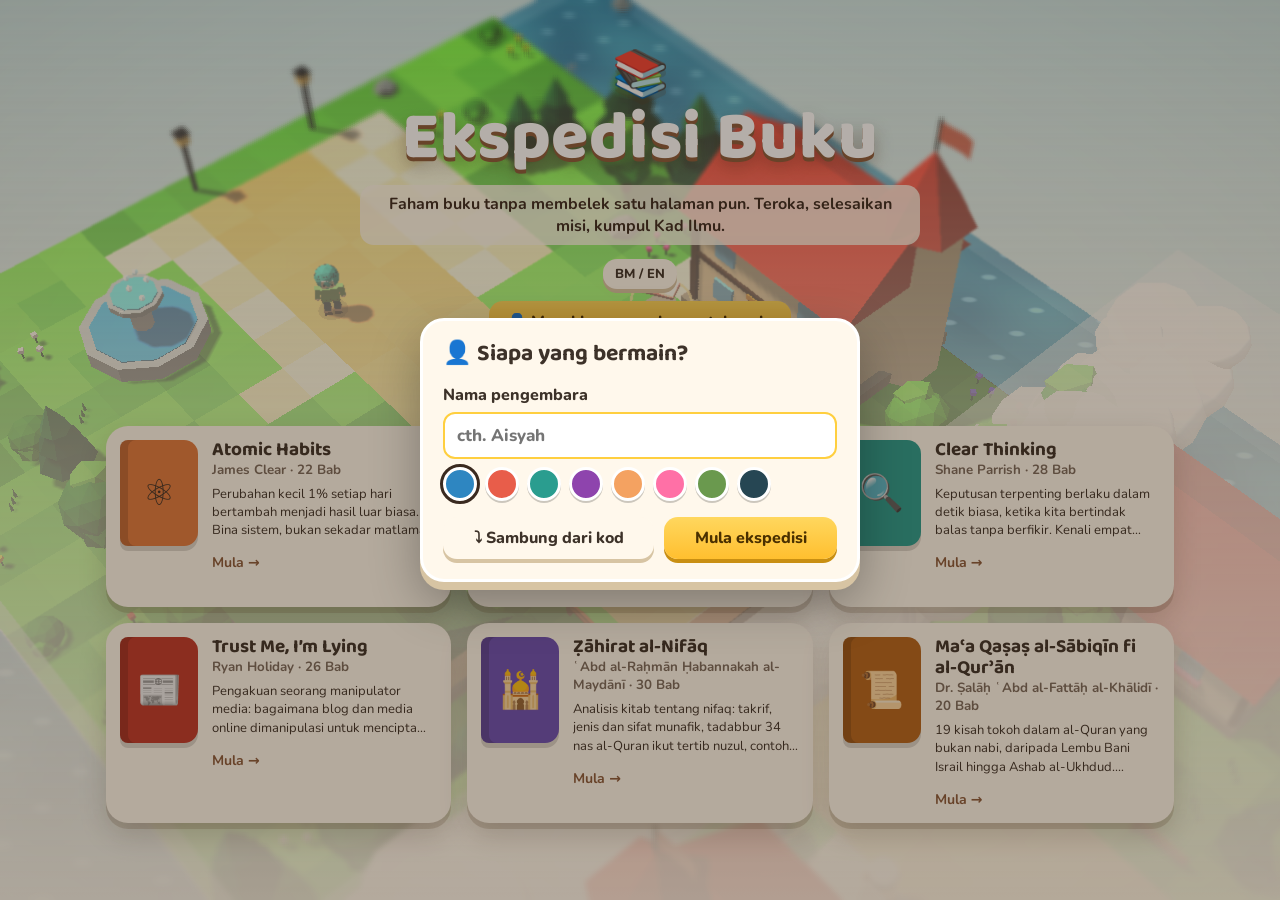
<file: ekspedisi-buku/index.html>
<!doctype html>
<html lang="ms">
<head>
  <meta charset="utf-8">
  <meta name="viewport" content="width=device-width, initial-scale=1, viewport-fit=cover, user-scalable=no">
  <title>Ekspedisi Buku</title>
  <meta name="description" content="Game diorama isometrik untuk memahami buku bab demi bab tanpa membelek halaman.">
  <meta name="theme-color" content="#bfe3ec">
  <link rel="manifest" href="manifest.webmanifest">
  <link rel="icon" href="ikon.svg" type="image/svg+xml">
  <link rel="preconnect" href="https://fonts.googleapis.com">
  <link rel="preconnect" href="https://fonts.gstatic.com" crossorigin>
  <link href="https://fonts.googleapis.com/css2?family=Baloo+2:wght@500;600;700;800&family=Nunito:wght@500;700;800&display=swap" rel="stylesheet">
  <link rel="stylesheet" href="gaya.css">
</head>
<body>
  <canvas id="kanvas"></canvas>
  <div id="label"></div>
  <div id="arah" hidden><i>➤</i><b></b></div>
  <div id="konfeti"></div>

  <div id="hud" hidden>
    <div class="hud-kiri">
      <div class="hud-kad">
        <div class="hud-baris"><strong id="hud-buku"></strong><span id="hud-kemajuan"></span></div>
        <div id="hud-bar" class="bar"><i></i></div>
        <div class="hud-baris kecil">
          <span id="hud-nyawa" data-tt="nyawa"></span>
          <span id="hud-siri"></span>
        </div>
        <div class="hud-baris kecil"><span id="hud-tahap"></span><div id="hud-xp" class="bar xp"><i></i></div></div>
      </div>
      <div id="tracker" class="hud-kad tracker" hidden></div>
    </div>
    <div class="hud-kanan">
      <button id="btn-peta" class="btn bulat" data-tt="peta">🗺</button>
      <button id="btn-album" class="btn bulat" data-tt="album">🃏</button>
      <button id="btn-tetapan" class="btn bulat" data-tt="tetapan">⚙</button>
      <button id="btn-pemain" class="btn bulat lencana-btn" title="Pemain">👥<em></em></button>
      <button id="btn-chat" class="btn bulat lencana-btn" title="Chat" hidden>💬<em hidden></em></button>
      <button id="btn-suara" class="btn bulat" title="Suara" hidden>🎙</button>
    </div>
    <div class="hud-kamera">
      <button id="btn-kiri" class="btn bulat kecil">⟲</button>
      <button id="btn-kanan" class="btn bulat kecil">⟳</button>
    </div>
    <button id="btn-tindakan" class="btn tindakan" hidden><i>💬</i><span></span></button>
    <div id="joy"><div id="joy-knob"></div></div>
    <div id="chat" hidden>
      <div class="chat-kepala"><b>💬 Chat</b><button id="chat-tutup" class="btn ikon kecil">✕</button></div>
      <div id="chat-senarai"></div>
      <form id="chat-borang"><input id="chat-input" maxlength="200" autocomplete="off" placeholder="Taip mesej… / Type a message…"><button class="btn utama kecil">➤</button></form>
    </div>
  </div>

  <div id="layar-mula" hidden>
    <div class="mula-isi">
      <header>
        <div class="logo">📚</div>
        <h1 data-t="tajuk">Ekspedisi Buku</h1>
        <p data-t="sub"></p>
        <button id="btn-bahasa" class="btn kecil">BM / EN</button>
        <div id="kad-pemain"></div>
      </header>
      <h2 data-t="pilihBuku"></h2>
      <div id="senarai-buku"></div>
    </div>
  </div>

  <div id="modal" class="modal" hidden></div>
  <div id="toast"></div>
  <div id="memuat"><div class="pusing"></div><p>Memuat dunia…</p></div>

  <script src="../vendor/three/three.min.js"></script>
  <script src="../vendor/supabase.js"></script>
  <script src="../app/config.js"></script>
  <script src="../vendor/three/CopyShader.js"></script>
  <script src="../vendor/three/EffectComposer.js"></script>
  <script src="../vendor/three/RenderPass.js"></script>
  <script src="../vendor/three/ShaderPass.js"></script>
  <script src="js/dunia.js"></script>
  <script src="js/watak.js"></script>
  <script src="js/misi.js"></script>
  <script src="js/signature.js"></script>
  <script src="js/awan.js"></script>
  <script src="js/bunyi.js"></script>
  <script src="js/bersama.js"></script>
  <script src="js/permainan.js"></script>
  <script src="data/atomic-habits.js"></script>
  <script src="data/art-of-thinking-clearly.js"></script>
  <script src="data/art-of-thinking-clearly-2.js"></script>
  <script src="data/clear-thinking.js"></script>
  <script src="data/trust-me-im-lying.js"></script>
  <script src="data/analisis-kitab-nifaq.js"></script>
  <script src="data/qasas-sabiqin.js"></script>
  <script src="data/urutan.js"></script>
  <script>
    window.addEventListener('load', function () {
      try { EB.mula(); }
      catch (e) { document.getElementById('memuat').innerHTML = '<p>Ralat memuat: ' + e.message + '</p>'; throw e; }
    });
  </script>
</body>
</html>
</file>
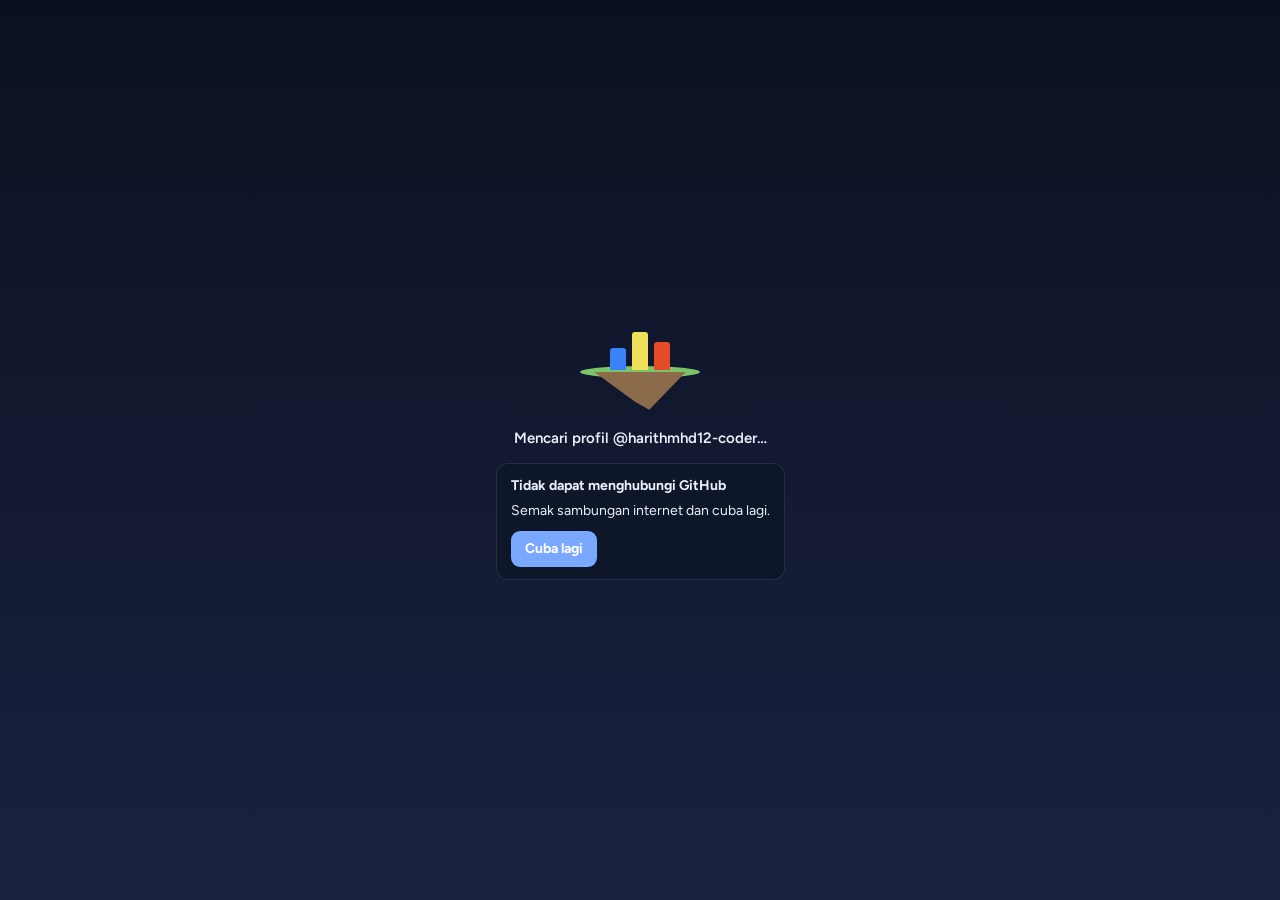
<file: kota-github/index.html>
<!doctype html>
<html lang="ms">
<head>
<meta charset="utf-8">
<meta name="viewport" content="width=device-width, initial-scale=1, viewport-fit=cover">
<title>Kota GitHub</title>
<meta name="description" content="Profil GitHub menjadi kota 3D yang hidup di atas pulau terapung: repo jadi bangunan, push jadi trak commit, isu terbuka membakar bumbung, PR terbuka jadi kren.">
<meta name="theme-color" content="#bfe3ff">
<link rel="icon" href="ikon.svg" type="image/svg+xml">
<link rel="preconnect" href="https://fonts.googleapis.com">
<link rel="preconnect" href="https://fonts.gstatic.com" crossorigin>
<link rel="stylesheet" href="https://fonts.googleapis.com/css2?family=Unbounded:wght@600;800&family=Figtree:wght@400;500;600;700&family=JetBrains+Mono:wght@500&display=swap">
<link rel="stylesheet" href="gaya.css">
</head>
<body>
<div id="pentas" aria-label="Kota 3D daripada profil GitHub. Seret untuk pusing, cubit atau tatal untuk zum, ketik bangunan untuk butiran."></div>

<header class="bar">
  <a class="jenama" href="./" aria-label="Kota GitHub">
    <svg viewBox="0 0 32 32" aria-hidden="true"><path d="M4 26h24v2H4z" fill="#1e293b"/><path d="M6 26V14h6v12zM13 26V6h7v20zM21 26V11h6v15z" fill="#3b82f6"/><path d="M15 9h3v2h-3zM15 13h3v2h-3zM15 17h3v2h-3zM8 17h2v2H8zM23 14h2v2h-2zM23 18h2v2h-2z" fill="#fff"/></svg>
    <b>Kota GitHub</b>
  </a>
  <form class="cari" id="cari" autocomplete="off">
    <label class="sr" for="nama">Nama pengguna GitHub</label>
    <input id="nama" name="nama" type="text" inputmode="text" spellcheck="false" autocapitalize="off" placeholder="nama pengguna GitHub" maxlength="39">
    <button type="submit">Bina</button>
  </form>
  <nav class="alat" aria-label="Kawalan kota">
    <button type="button" id="btnTur" title="Tur berpandu">Tur</button>
    <button type="button" id="btnTrak" title="Ikut trak commit">Ikut trak</button>
    <button type="button" id="btnMalam" title="Tukar siang atau malam" aria-pressed="false">Malam</button>
    <button type="button" id="btnKongsi" title="Salin pautan kota ini">Kongsi</button>
  </nav>
</header>

<aside class="kad profil" id="profil" aria-live="polite"></aside>

<aside class="kad suapan" id="suapan">
  <div class="kepala-kad"><h2>Aktiviti terkini</h2><button type="button" class="tutup" id="tutupSuapan" aria-label="Sembunyikan aktiviti">×</button></div>
  <ol id="senaraiSuapan"></ol>
</aside>

<section class="kad legenda" id="legenda">
  <details id="legendaButir" open>
    <summary>Cara baca kota</summary>
    <ul class="peta">
      <li><i class="ik ik-bina"></i>Repo jadi bangunan, bintang menjadikannya tinggi</li>
      <li><i class="ik ik-trak"></i>Trak commit membawa push sebenar</li>
      <li><i class="ik ik-api"></i>Isu terbuka membakar bumbung</li>
      <li><i class="ik ik-kren"></i>PR terbuka menjadi kren</li>
      <li><i class="ik ik-aktif"></i>Cincin bercahaya: push dalam 14 hari</li>
      <li><i class="ik ik-rumah"></i>Fork jadi rumah berbumbung</li>
    </ul>
    <div class="bahasa" id="bahasa"></div>
  </details>
</section>

<aside class="kad repo" id="repoKad" hidden></aside>

<div class="kapsyen" id="kapsyen" aria-live="polite"><span class="nombor" id="kapsyenNo"></span><span id="kapsyenTeks">Membina kota…</span></div>

<button type="button" class="tunjuk-suapan" id="tunjukSuapan" hidden>Aktiviti</button>

<div class="muat" id="muat" role="status">
  <div class="muat-isi">
    <div class="pulau-kecil" aria-hidden="true"><span></span><span></span><span></span></div>
    <p id="muatTeks">Menyediakan pulau…</p>
    <div class="muat-ralat" id="muatRalat" hidden></div>
  </div>
</div>

<script src="../vendor/three/three.min.js"></script>
<script src="kota.js"></script>
</body>
</html>
</file>
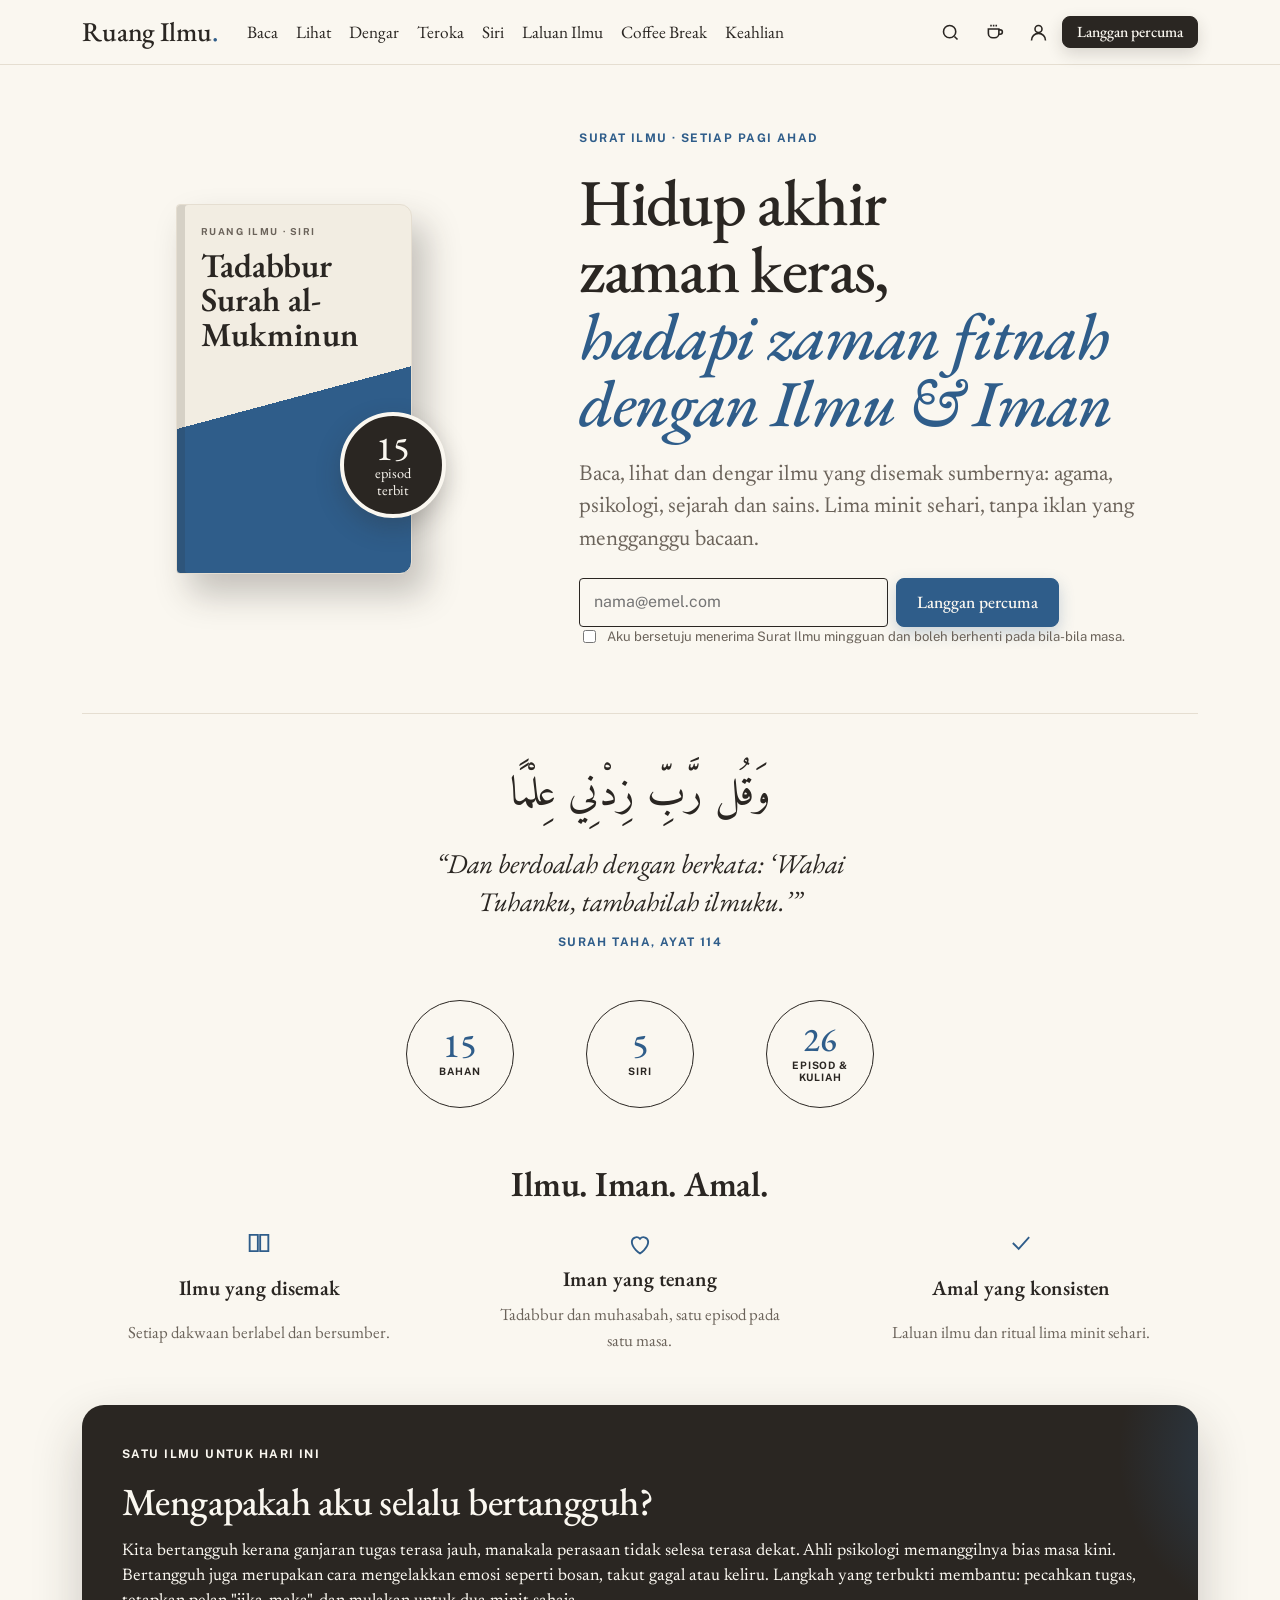
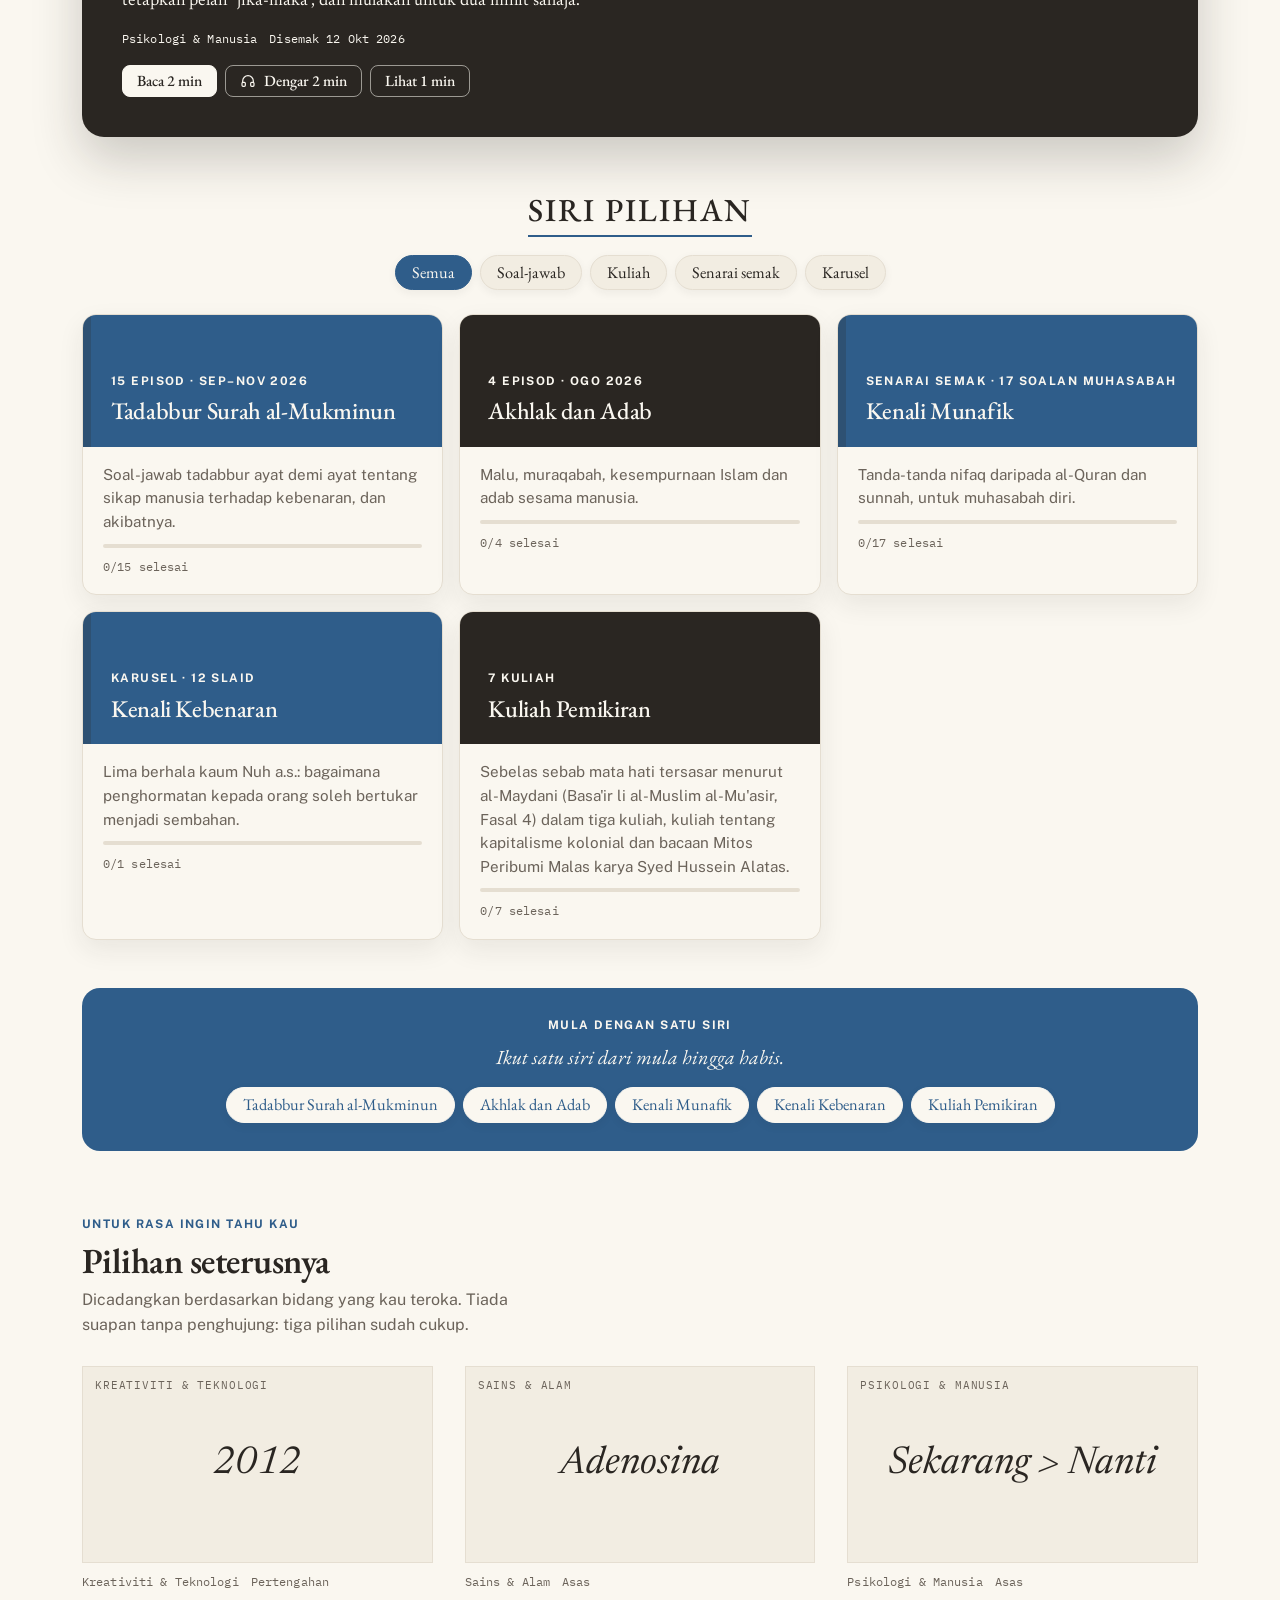
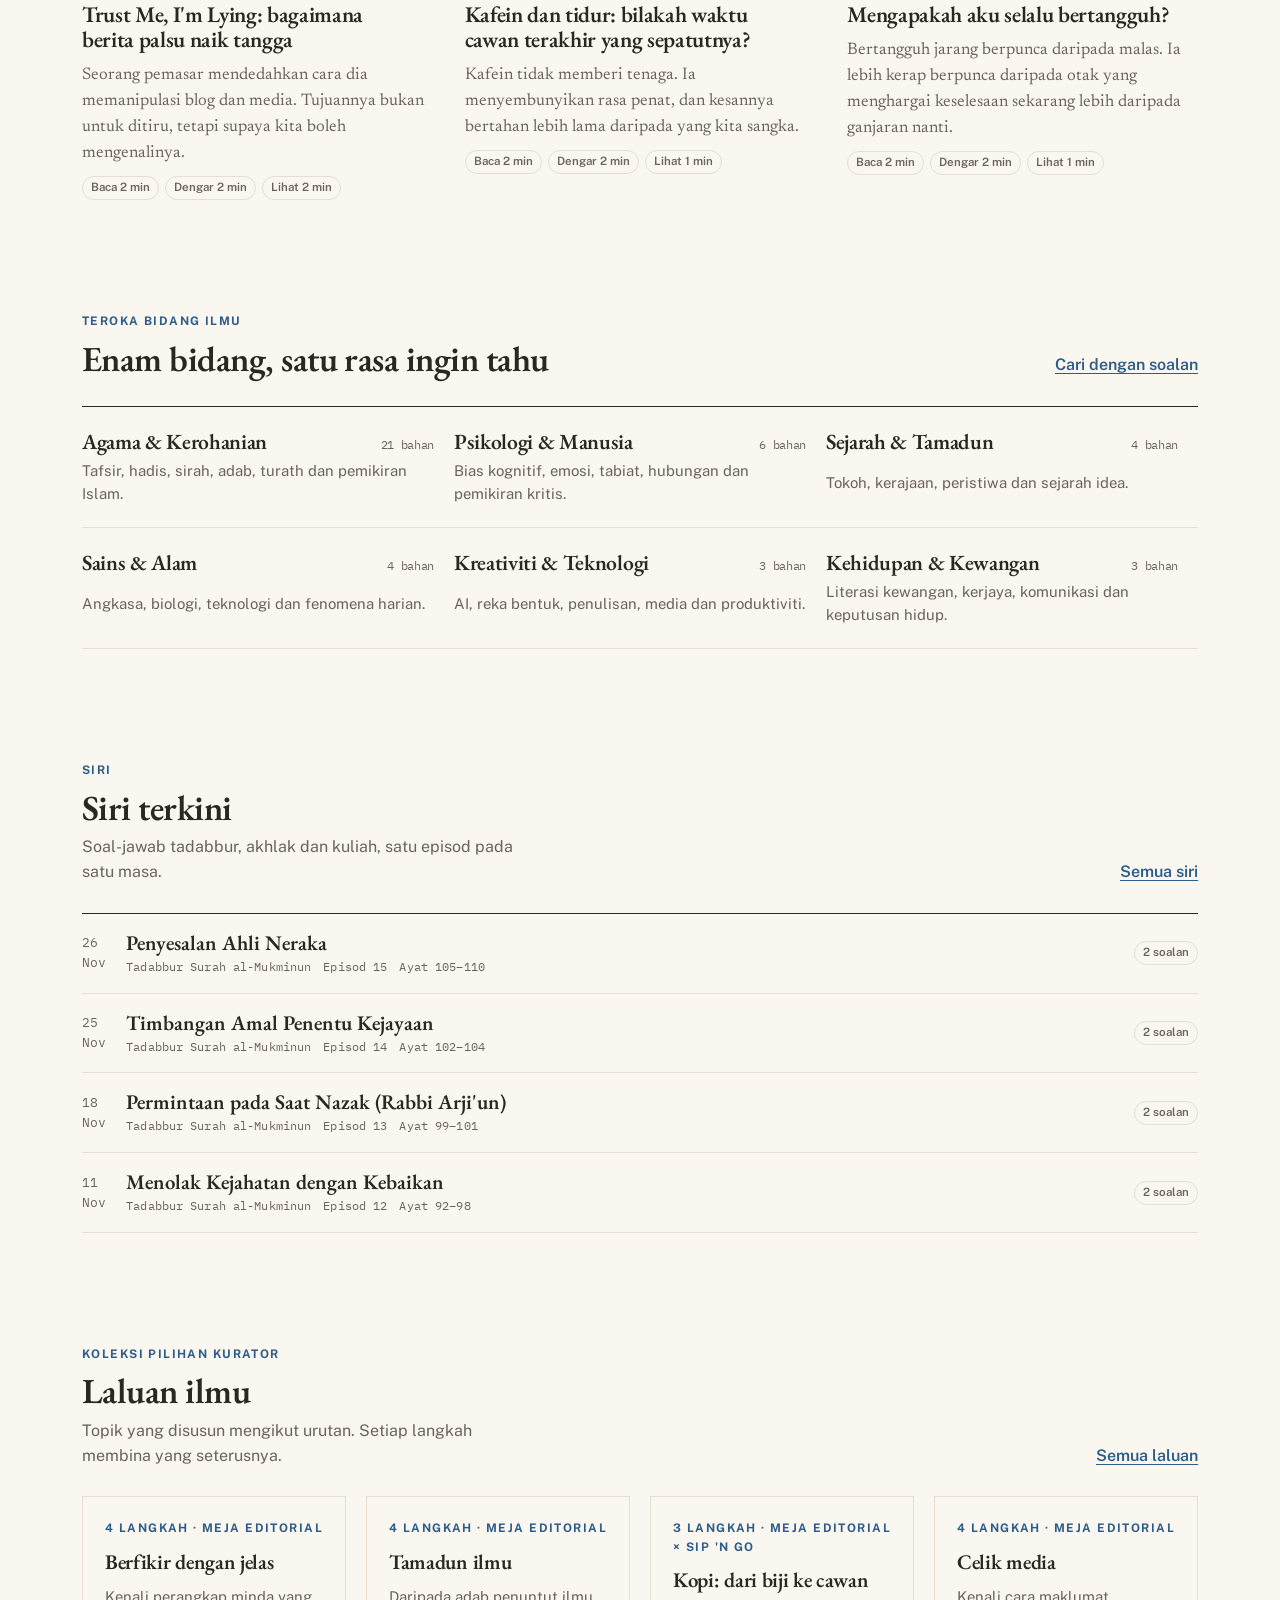
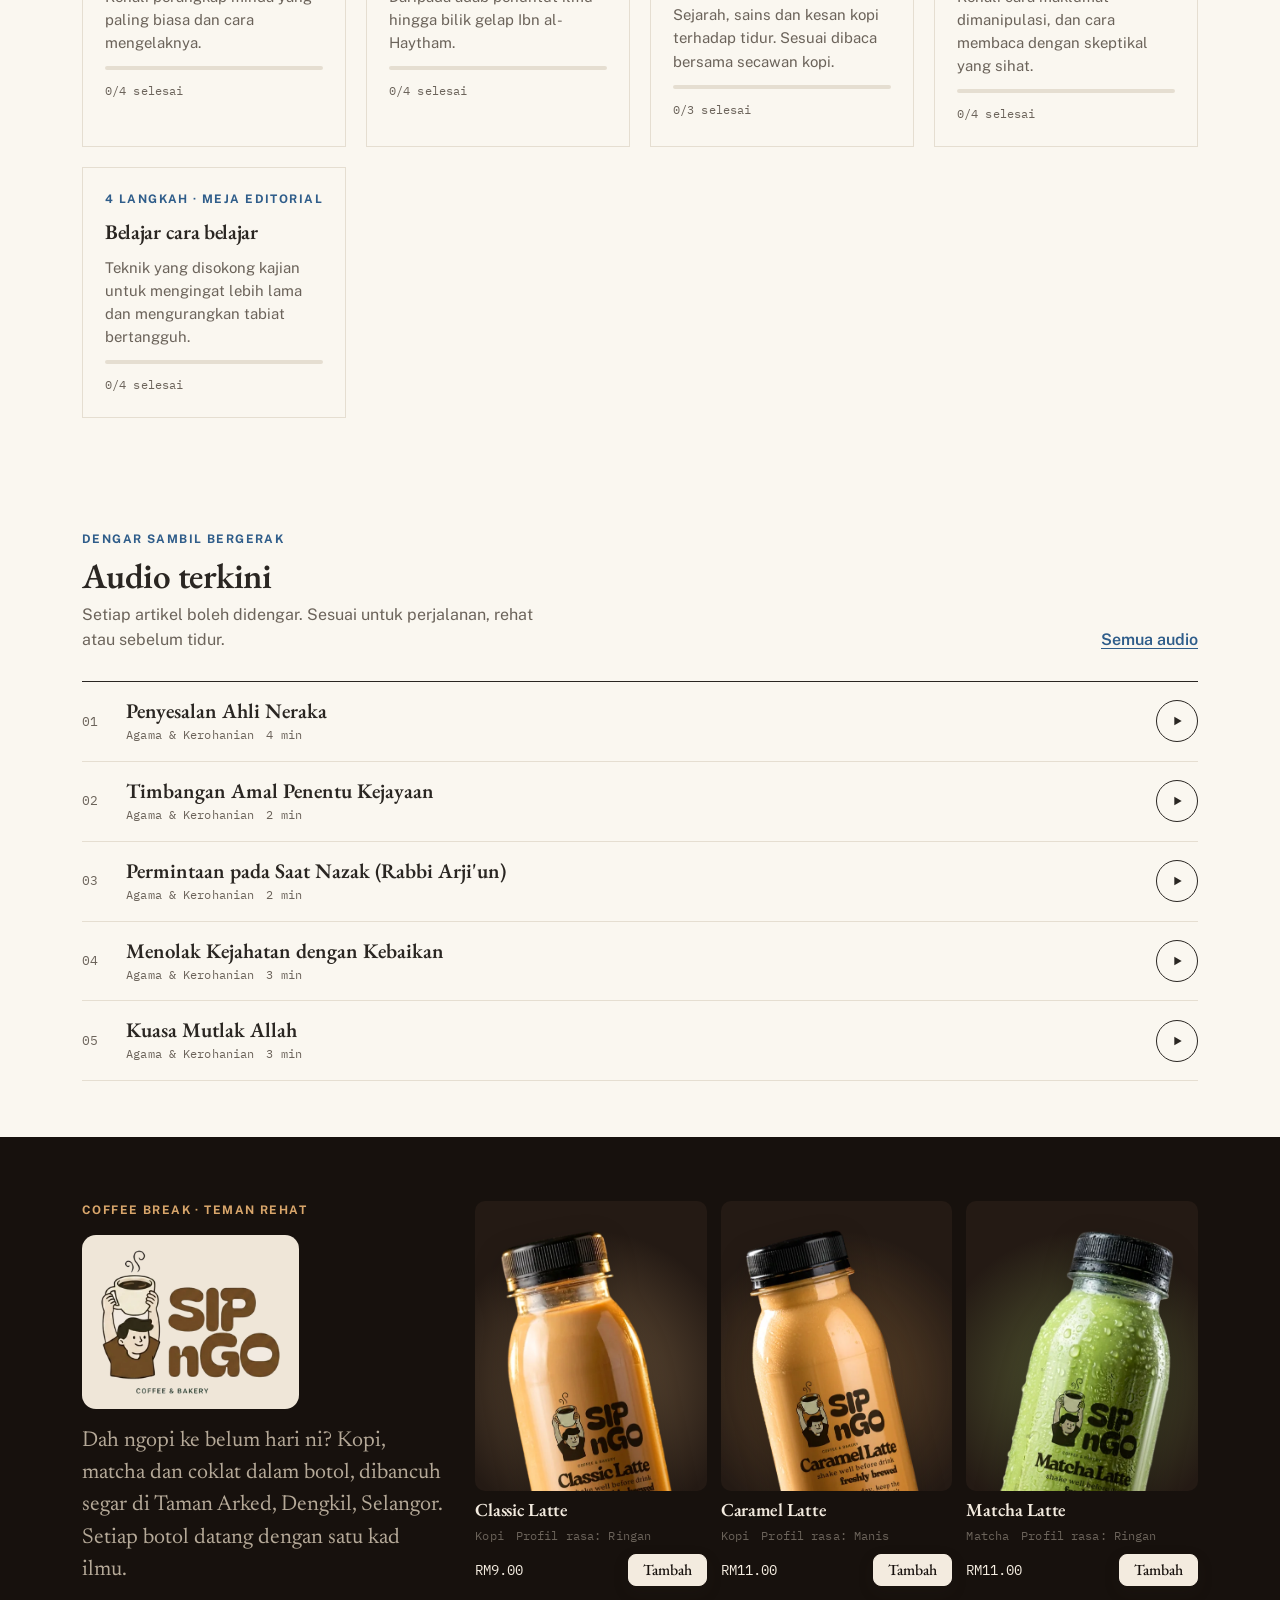
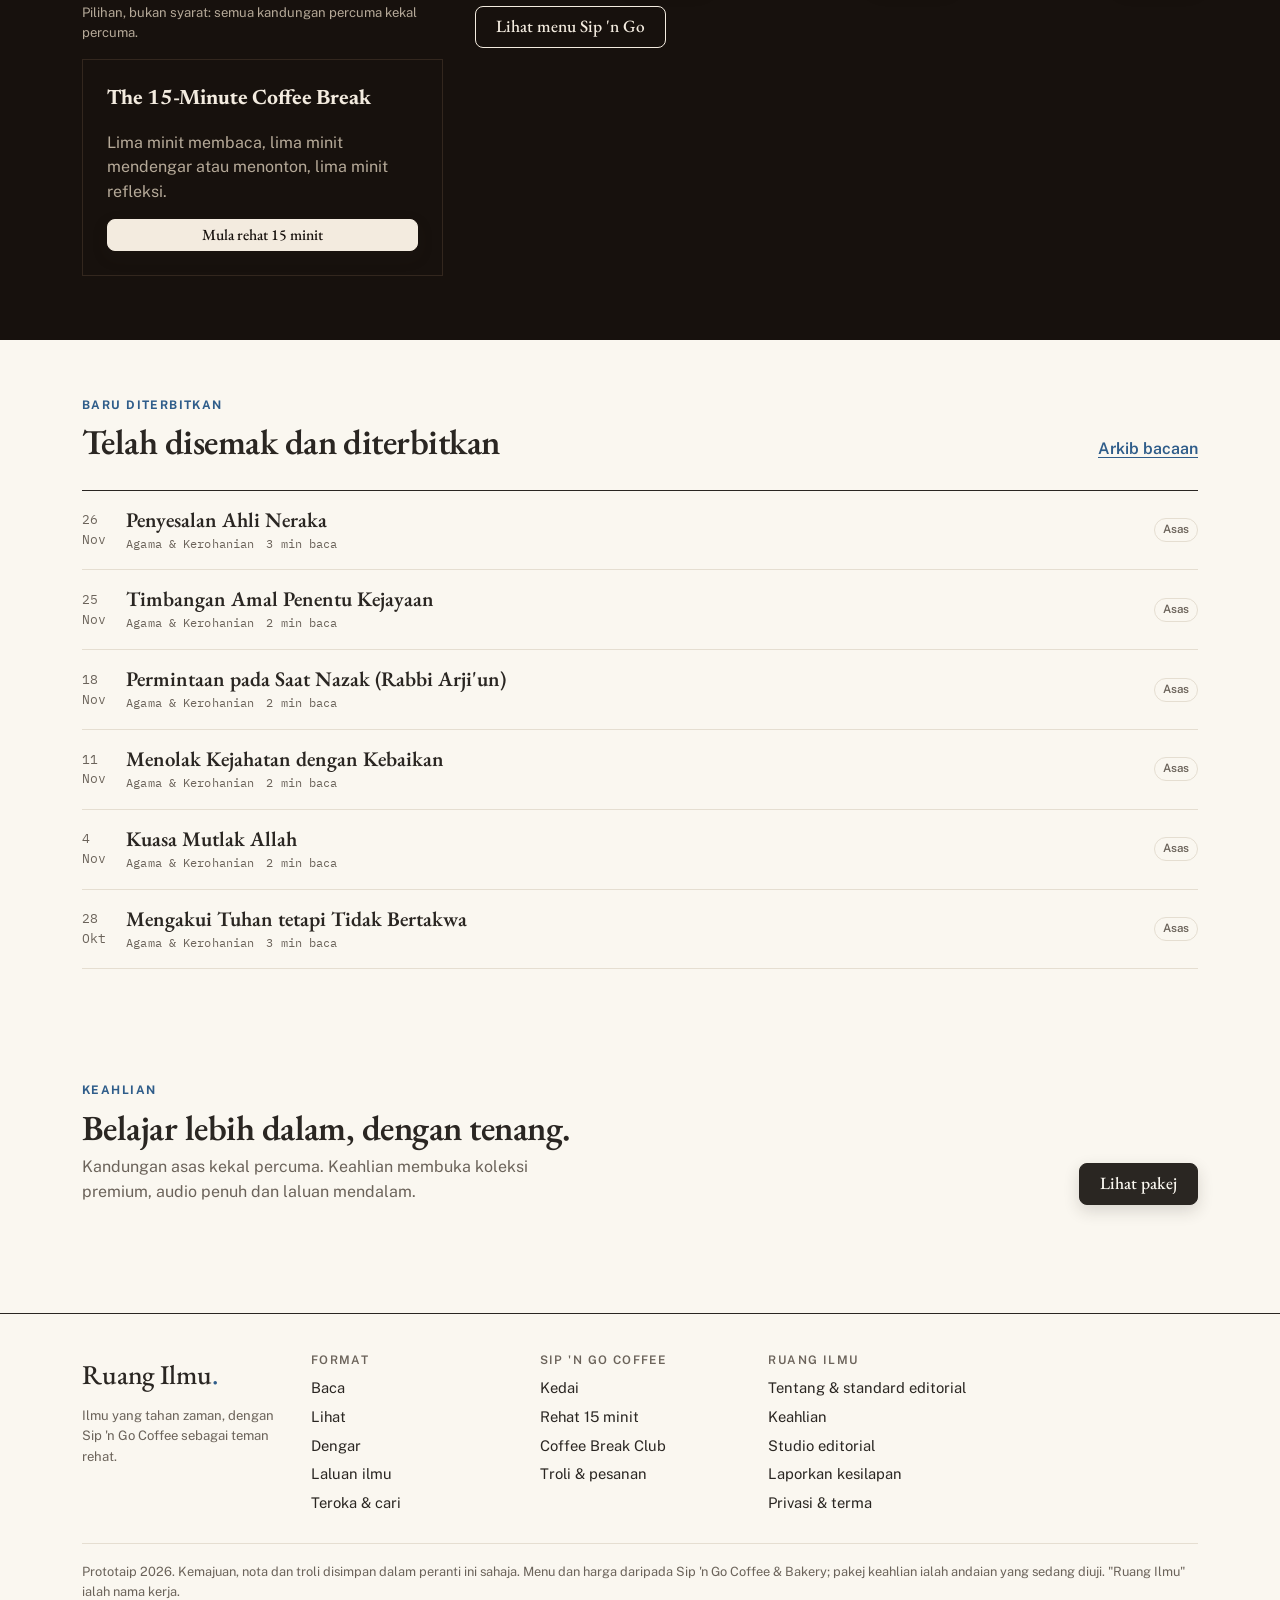
<file: ruang-ilmu/index.html>
<!doctype html>
<html lang="ms">
<head>
<meta charset="utf-8">
<meta name="viewport" content="width=device-width, initial-scale=1, viewport-fit=cover">
<title>Ruang Ilmu</title>
<meta name="claude:viewport-fit-sides" content="cover">
<meta name="description" content="Baca, lihat dan dengar ilmu yang disemak, dengan Sip 'n Go Coffee sebagai teman rehat.">
<meta name="theme-color" content="#FAF7F0" media="(prefers-color-scheme: light)">
<meta name="theme-color" content="#1C1B19" media="(prefers-color-scheme: dark)">
<link rel="manifest" href="manifest.webmanifest">
<link rel="icon" href="icons/icon-192.png">
<link rel="apple-touch-icon" href="icons/apple-touch-icon.png">
<link rel="preconnect" href="https://fonts.googleapis.com">
<link rel="preconnect" href="https://fonts.gstatic.com" crossorigin>
<link rel="stylesheet" href="https://fonts.googleapis.com/css2?family=EB+Garamond:ital,wght@0,400;0,500;0,600;1,400;1,500&family=Newsreader:ital,opsz,wght@0,6..72,400;0,6..72,500;0,6..72,600;1,6..72,400;1,6..72,500&family=Public+Sans:wght@400;600;700&family=IBM+Plex+Mono:wght@400;500&family=Amiri:wght@400;700&display=swap">
<link rel="stylesheet" href="styles.css">
</head>
<body>
<a class="sr" href="#kandungan">Langkau ke kandungan</a>
<div class="kemajuan-baca" id="kemajuanBaca" hidden></div>

<header class="kepala">
  <div class="bekas">
    <a class="jenama" href="#utama" aria-label="Ruang Ilmu, halaman utama"><b>Ruang Ilmu<i>.</i></b><small>Ilmu + Coffee Break</small></a>
    <nav class="nav" aria-label="Navigasi utama">
      <a href="#baca" data-nav="baca">Baca</a>
      <a href="#lihat" data-nav="lihat">Lihat</a>
      <a href="#dengar" data-nav="dengar">Dengar</a>
      <a href="#teroka" data-nav="teroka">Teroka</a>
      <a href="#siri" data-nav="siri">Siri</a>
      <a href="#laluan" data-nav="laluan">Laluan Ilmu</a>
      <a href="#kopi" data-nav="kopi">Coffee Break</a>
      <a href="#ahli" data-nav="ahli">Keahlian</a>
    </nav>
    <div class="alat">
      <a class="ikon-btn" href="#teroka" aria-label="Cari ilmu"><svg viewBox="0 0 24 24" fill="none" stroke="currentColor" stroke-width="1.8"><circle cx="11" cy="11" r="7"/><path d="m20 20-3.5-3.5"/></svg></a>
      <a class="ikon-btn" href="#troli" aria-label="Troli kopi"><svg viewBox="0 0 24 24" fill="none" stroke="currentColor" stroke-width="1.8"><path d="M5 8h12v5a5 5 0 0 1-5 5h-2a5 5 0 0 1-5-5z"/><path d="M17 9h1.5a2.5 2.5 0 0 1 0 5H17"/><path d="M8 3v2M11 3v2M14 3v2"/></svg><span class="lencana-kira" id="kiraTroli" hidden>0</span></a>
      <a class="ikon-btn" href="#profil" aria-label="Profil dan peta ilmu"><svg viewBox="0 0 24 24" fill="none" stroke="currentColor" stroke-width="1.8"><circle cx="12" cy="8" r="4"/><path d="M4 21a8 8 0 0 1 16 0"/></svg></a>
      <a class="btn kecil btn-langgan" href="#surat">Langgan percuma</a>
    </div>
  </div>
</header>

<main id="kandungan" tabindex="-1"></main>

<footer class="kaki" id="kaki"></footer>

<nav class="tabbar" aria-label="Navigasi app">
  <a href="#utama" data-tab="utama"><svg viewBox="0 0 24 24" fill="none" stroke="currentColor" stroke-width="1.8"><path d="M4 10.5 12 4l8 6.5V20h-5v-6H9v6H4z"/></svg>Utama</a>
  <a href="#teroka" data-tab="teroka"><svg viewBox="0 0 24 24" fill="none" stroke="currentColor" stroke-width="1.8"><circle cx="12" cy="12" r="8.5"/><path d="m15.5 8.5-2 5-5 2 2-5z"/></svg>Teroka</a>
  <a href="#dengar" data-tab="dengar"><svg viewBox="0 0 24 24" fill="none" stroke="currentColor" stroke-width="1.8"><path d="M4 14v-2a8 8 0 0 1 16 0v2"/><rect x="3" y="14" width="5" height="6" rx="1.5"/><rect x="16" y="14" width="5" height="6" rx="1.5"/></svg>Dengar</a>
  <a href="#kopi" data-tab="kopi"><svg viewBox="0 0 24 24" fill="none" stroke="currentColor" stroke-width="1.8"><path d="M5 8h12v5a5 5 0 0 1-5 5h-2a5 5 0 0 1-5-5z"/><path d="M17 9h1.5a2.5 2.5 0 0 1 0 5H17"/><path d="M8 3v2M11 3v2M14 3v2"/></svg>Kopi</a>
  <a href="#profil" data-tab="profil"><svg viewBox="0 0 24 24" fill="none" stroke="currentColor" stroke-width="1.8"><circle cx="12" cy="8" r="4"/><path d="M4 21a8 8 0 0 1 16 0"/></svg>Profil</a>
</nav>

<div class="pemain" id="pemain" hidden></div>
<div id="lapisan"></div>
<div class="toast" id="toast" role="status" aria-live="polite" hidden></div>

<script src="data.js"></script>
<script src="alatas.js"></script>
<script src="teknofeudalisme.js"></script>
<script src="al-farabi.js"></script>
<script src="siri.js"></script>
<script src="app.js"></script>
</body>
</html>
</file>
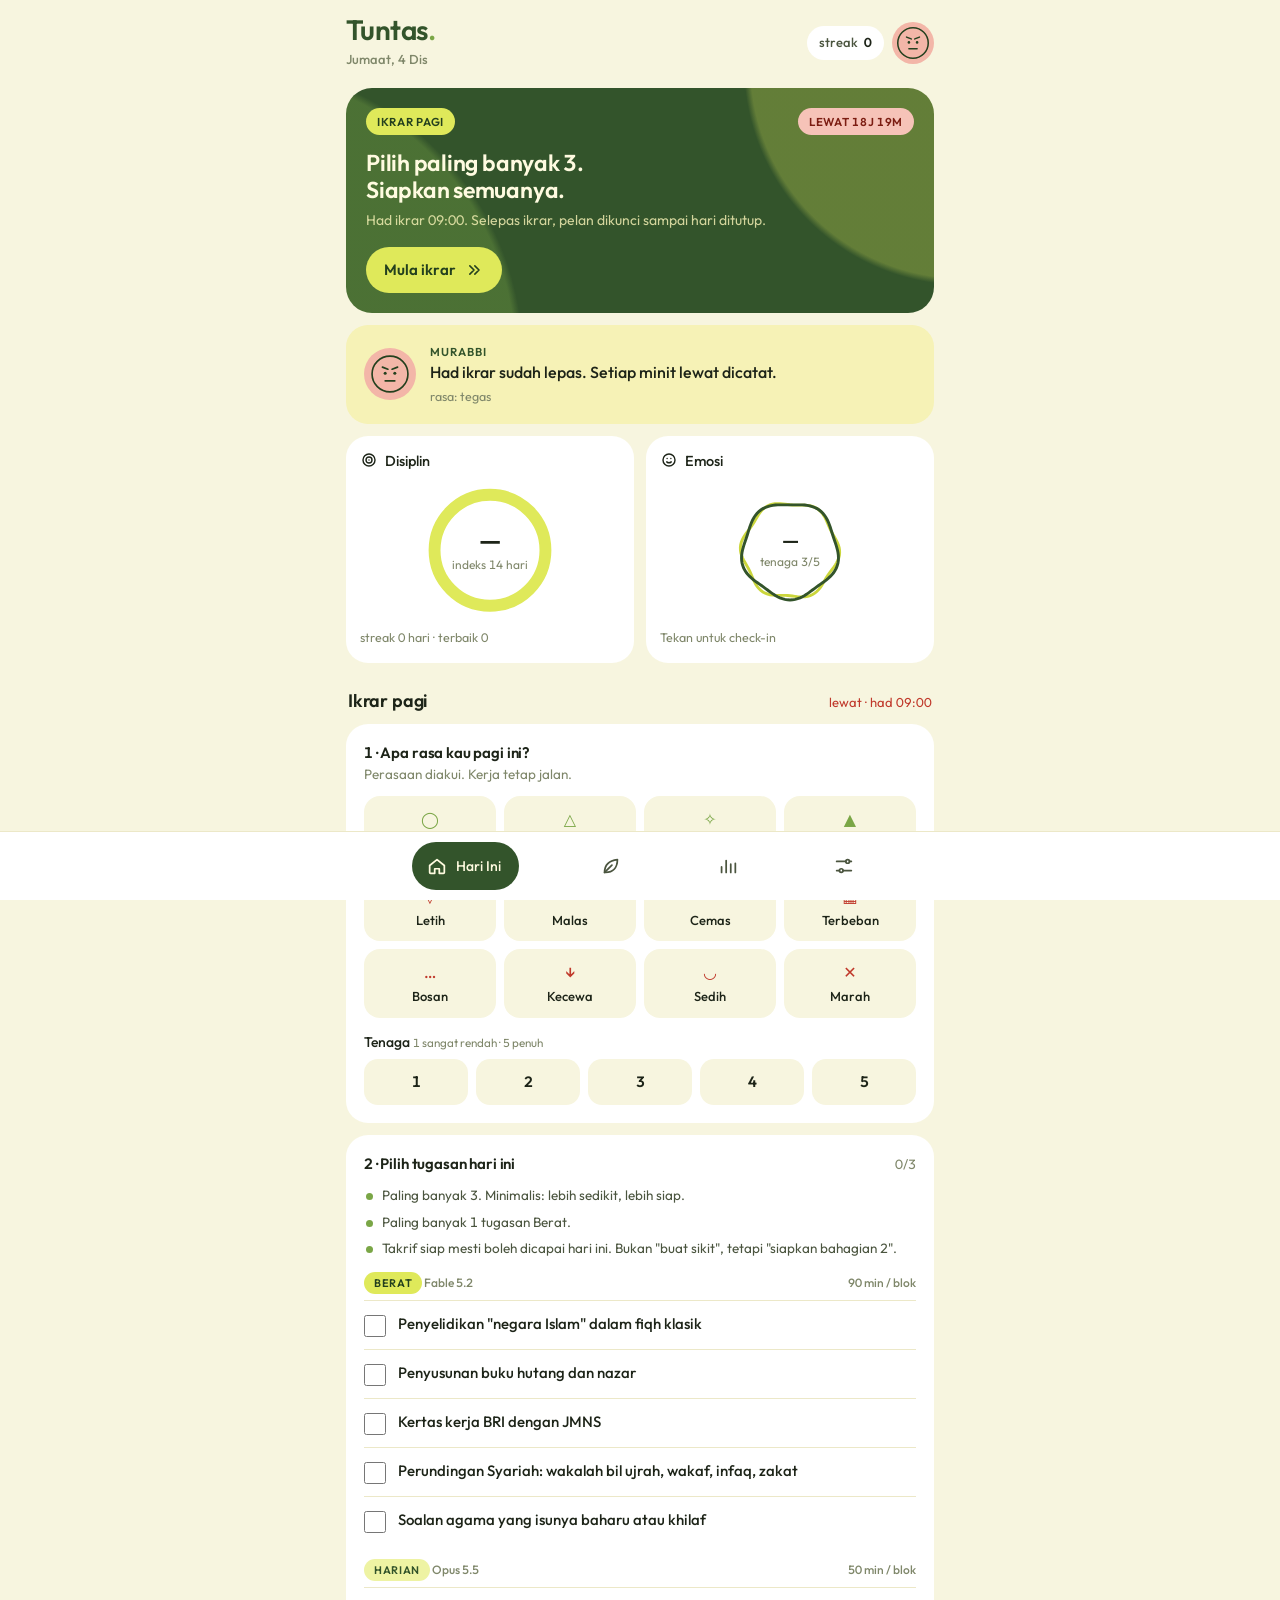
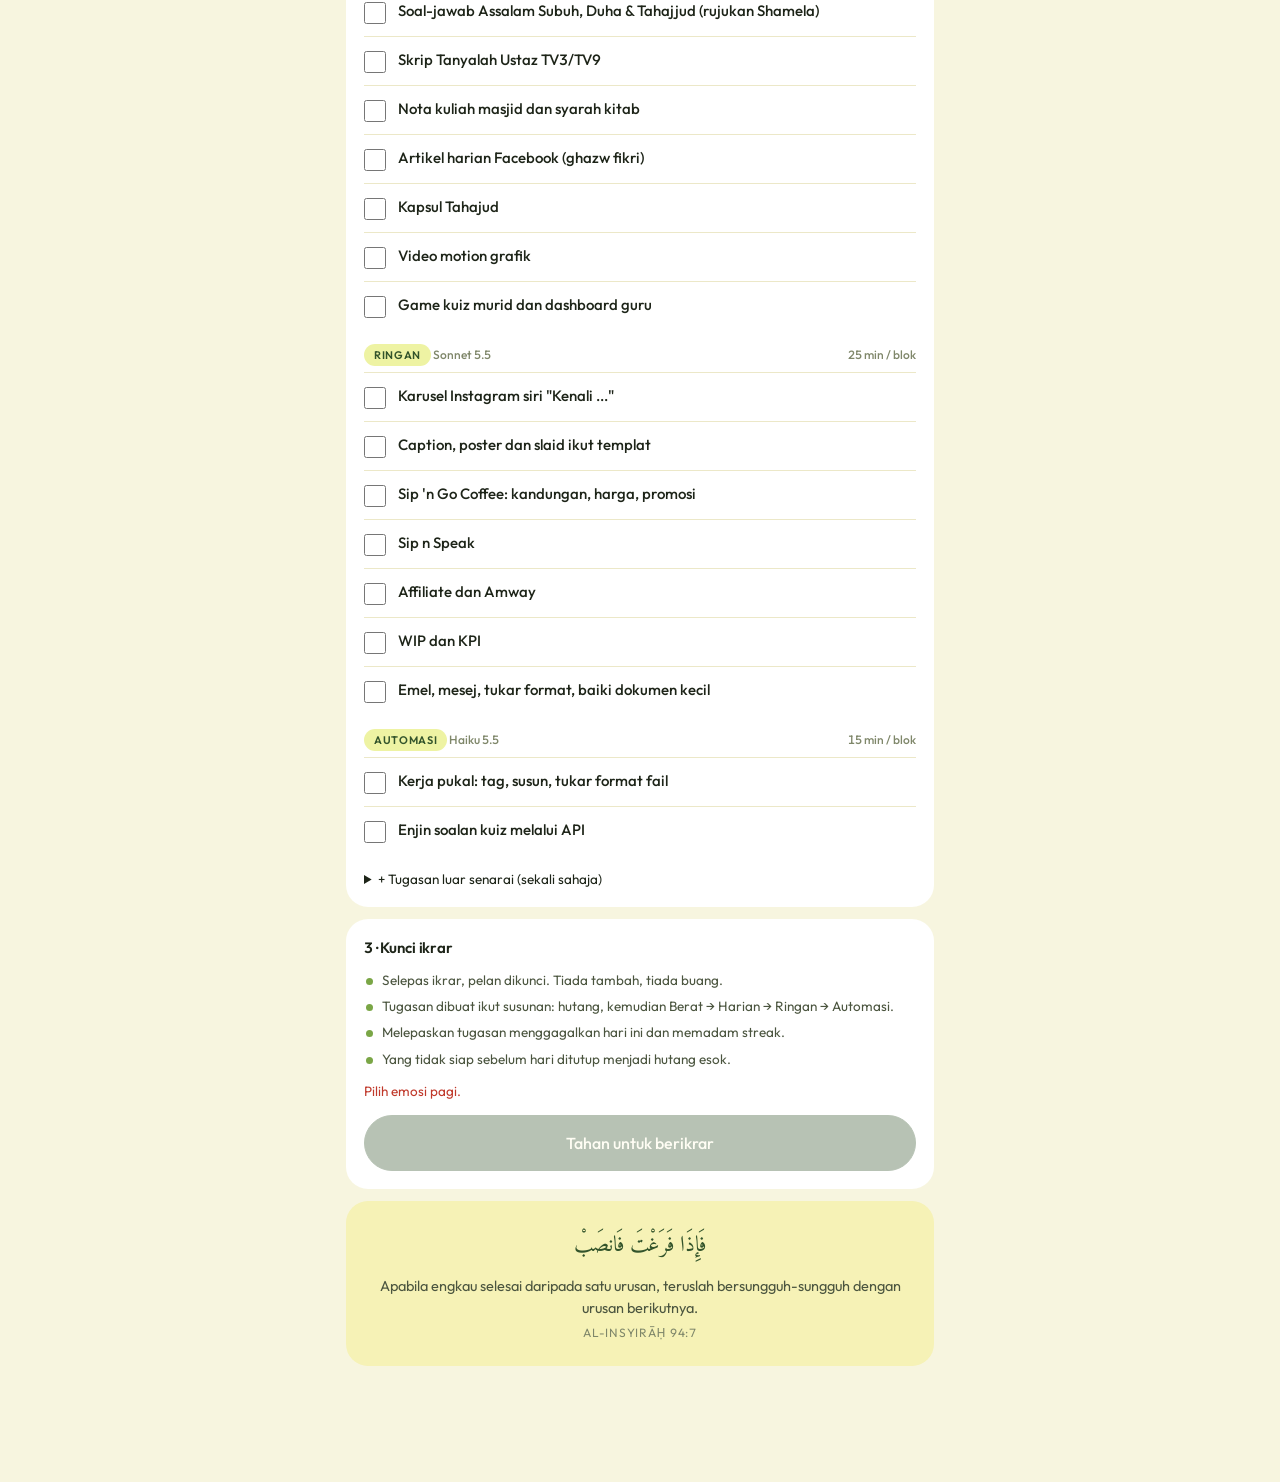
<file: tuntas/index.html>
<!doctype html>
<html lang="ms">
<head>
<meta charset="utf-8">
<meta name="viewport" content="width=device-width, initial-scale=1, viewport-fit=cover, interactive-widget=resizes-content">
<title>Tuntas</title>
<meta name="description" content="Tuntas: fokus sampai siap, hidup minimalis. Tracker harian yang tegas dengan Murabbi, emosi dan muhasabah.">
<meta name="theme-color" content="#f7f5df" media="(prefers-color-scheme: light)">
<meta name="theme-color" content="#10140e" media="(prefers-color-scheme: dark)">
<meta name="apple-mobile-web-app-capable" content="yes">
<meta name="mobile-web-app-capable" content="yes">
<meta name="apple-mobile-web-app-title" content="Tuntas">
<link rel="manifest" href="manifest.webmanifest">
<link rel="icon" href="icons/icon-192.png">
<link rel="apple-touch-icon" href="icons/apple-touch-icon.png">
<link rel="preconnect" href="https://fonts.googleapis.com">
<link rel="preconnect" href="https://fonts.gstatic.com" crossorigin>
<link rel="stylesheet" href="https://fonts.googleapis.com/css2?family=Amiri:wght@400;700&family=Outfit:wght@400;500;600;700&display=swap">
<link rel="stylesheet" href="styles.css">
</head>
<body>
<div id="app">
  <header class="kepala">
    <div class="jenama"><b>Tuntas<i>.</i></b><small id="tarikh"></small></div>
    <div class="cip-baris" id="cip"></div>
  </header>
  <main id="paparan" tabindex="-1"></main>
</div>

<nav class="tab" id="tab" aria-label="Navigasi utama"><div class="tab-dalam">
  <button data-tab="hari" class="on" aria-label="Hari Ini"></button>
  <button data-tab="minimalis" aria-label="Minimalis"></button>
  <button data-tab="rekod" aria-label="Rekod"></button>
  <button data-tab="tetapan" aria-label="Tetapan"></button>
</div></nav>

<section id="fokus" class="fokus" hidden aria-live="polite"></section>
<div id="dlg" class="dlg" hidden><div class="dlg-kotak" role="dialog" aria-modal="true"></div></div>
<div id="toast" class="toast" role="status" hidden></div>

<script src="data.js"></script>
<script src="app.js"></script>
</body>
</html>
</file>
<file: ekspedisi-buku/gaya.css>
:root {
  --krim: #fff8ec;
  --krim2: #f6ead4;
  --kayu: #8a5a3b;
  --gelap: #3a2a20;
  --teks: #3d3229;
  --teks2: #7a6a5c;
  --hijau: #5cb85c;
  --merah: #e5533d;
  --emas: #ffcf3f;
  --biru: #2e86c1;
  --ungu: #6c4fb3;
  --bayang: 0 6px 0 rgba(90, 60, 30, 0.18), 0 12px 28px rgba(50, 30, 10, 0.18);
  --jejari: 18px;
  --fon: 'Nunito', system-ui, -apple-system, 'Segoe UI', sans-serif;
  --fon-tajuk: 'Baloo 2', 'Nunito', system-ui, sans-serif;
}
* { box-sizing: border-box; -webkit-tap-highlight-color: transparent; }
html, body { margin: 0; height: 100%; overflow: hidden; background: #bfe3ec; color: var(--teks); font-family: var(--fon); }
body { touch-action: none; user-select: none; -webkit-user-select: none; }
#kanvas { position: fixed; inset: 0; width: 100vw; height: 100vh; display: block; outline: none; }
button { font: inherit; color: inherit; cursor: pointer; }
[hidden] { display: none !important; }

/* ---------- butang ---------- */
.btn { border: 0; border-radius: 14px; padding: 10px 18px; background: var(--krim); color: var(--teks); font-weight: 800; box-shadow: 0 4px 0 #d7c4a3; transition: transform 0.08s, box-shadow 0.08s; }
.btn:active { transform: translateY(3px); box-shadow: 0 1px 0 #d7c4a3; }
.btn.utama { background: linear-gradient(#ffd75e, #ffbf2f); box-shadow: 0 4px 0 #c98f12; color: #4a3000; }
.btn.utama:active { box-shadow: 0 1px 0 #c98f12; }
.btn.bahaya { background: #ffe1dc; box-shadow: 0 4px 0 #e5a79c; color: #9b2c1c; }
.btn.bulat { width: 46px; height: 46px; padding: 0; border-radius: 50%; font-size: 20px; display: grid; place-items: center; box-shadow: var(--bayang); }
.btn.bulat.kecil { width: 40px; height: 40px; font-size: 18px; }
.btn.kecil { padding: 6px 12px; font-size: 13px; }
.btn.ikon { padding: 6px 12px; }
.btn:focus-visible, .opsyen:focus-visible, .kad-buku:focus-visible { outline: 3px solid var(--biru); outline-offset: 2px; }

/* ---------- HUD ---------- */
#hud { position: fixed; inset: 0; pointer-events: none; }
#hud > * { pointer-events: auto; }
.hud-kiri { position: absolute; top: max(12px, env(safe-area-inset-top)); left: 12px; display: flex; flex-direction: column; gap: 8px; width: min(300px, calc(100vw - 90px)); pointer-events: none; }
.hud-kiri > * { pointer-events: auto; }
.hud-kad { background: rgba(255, 248, 236, 0.94); border-radius: var(--jejari); padding: 10px 12px; box-shadow: var(--bayang); backdrop-filter: blur(4px); }
.hud-baris { display: flex; align-items: center; justify-content: space-between; gap: 8px; }
.hud-baris strong { font-family: var(--fon-tajuk); font-size: 16px; line-height: 1.1; white-space: nowrap; overflow: hidden; text-overflow: ellipsis; }
.hud-baris span { font-weight: 800; font-size: 13px; color: var(--teks2); white-space: nowrap; }
.hud-baris.kecil { margin-top: 6px; }
#hud-nyawa { color: var(--merah); letter-spacing: 1px; font-size: 15px; }
#hud-nyawa .kosong { color: #e2d3c2; }
#hud-siri { color: #e8742b; }
#hud-tahap { color: var(--ungu); }
.bar { height: 9px; background: #eadbc4; border-radius: 9px; overflow: hidden; margin-top: 6px; flex: 1; }
.bar i { display: block; height: 100%; width: 0; background: linear-gradient(90deg, #7cc94e, #4aa63c); border-radius: 9px; transition: width 0.5s; }
.bar.xp { height: 7px; margin-top: 0; }
.bar.xp i { background: linear-gradient(90deg, #b28dff, #6c4fb3); }
.tracker b { display: block; font-family: var(--fon-tajuk); font-size: 15px; line-height: 1.15; margin-bottom: 3px; }
.tracker span { display: block; font-size: 13px; line-height: 1.35; color: var(--teks2); font-weight: 700; }
.tracker .kiraan { color: var(--biru); font-size: 15px; font-weight: 800; margin-top: 3px; }
.tracker .masa { color: var(--merah); font-size: 15px; font-weight: 800; }
.hud-kanan { position: absolute; top: max(12px, env(safe-area-inset-top)); right: 12px; display: flex; flex-direction: column; gap: 10px; }
.hud-kamera { position: absolute; right: 12px; bottom: max(20px, env(safe-area-inset-bottom)); display: flex; gap: 8px; }
.btn.tindakan { position: absolute; right: 16px; bottom: calc(max(20px, env(safe-area-inset-bottom)) + 56px); display: flex; align-items: center; gap: 8px; padding: 14px 22px; font-size: 17px; background: linear-gradient(#ffd75e, #ffbf2f); box-shadow: 0 5px 0 #c98f12, 0 12px 26px rgba(0,0,0,.2); color: #4a3000; animation: denyut 1.2s ease-in-out infinite; }
@keyframes denyut { 50% { transform: scale(1.06); } }
#joy { position: fixed; width: 110px; height: 110px; margin: -55px 0 0 -55px; border-radius: 50%; background: rgba(255, 255, 255, 0.25); border: 3px solid rgba(255, 255, 255, 0.6); display: grid; place-items: center; opacity: 0; transition: opacity 0.15s; pointer-events: none; left: 90px; top: calc(100vh - 120px); }
#joy.aktif { opacity: 1; }
body.sentuh #joy { opacity: 0.35; }
body.sentuh #joy.aktif { opacity: 1; }
#joy-knob { width: 50px; height: 50px; border-radius: 50%; background: rgba(255, 248, 236, 0.95); box-shadow: 0 4px 10px rgba(0,0,0,.25); }

/* ---------- label 3D ---------- */
#label { position: fixed; inset: 0; pointer-events: none; overflow: hidden; }
.label { position: absolute; left: 0; top: 0; display: flex; flex-direction: column; align-items: center; gap: 2px; will-change: transform; }
.label span { background: rgba(255, 248, 236, 0.93); padding: 3px 10px 3px 4px; border-radius: 20px; font-weight: 800; font-size: 12px; white-space: nowrap; max-width: 210px; overflow: hidden; text-overflow: ellipsis; box-shadow: 0 3px 0 rgba(90,60,30,.15); display: flex; align-items: center; gap: 6px; }
.label span em { font-style: normal; background: var(--kayu); color: #fff; border-radius: 20px; min-width: 22px; height: 22px; display: grid; place-items: center; font-size: 11px; padding: 0 5px; }
.label.aktif span em { background: var(--merah); }
.label.siap span em { background: #d39b12; }
.label.kunci { opacity: 0.6; }
.label.penjaga span em { background: var(--ungu); }
.label .seru { font-style: normal; width: 34px; height: 34px; border-radius: 50%; background: var(--emas); color: #4a3000; display: grid; place-items: center; font-weight: 900; font-size: 22px; font-family: var(--fon-tajuk); box-shadow: 0 4px 0 #c98f12; animation: lantun 1s ease-in-out infinite; }
.label .bintang { font-style: normal; color: #f5b400; font-size: 14px; text-shadow: 0 1px 0 #fff; letter-spacing: 1px; }
.label .kunci { font-style: normal; font-size: 14px; }
.label.tanya i { font-style: normal; width: 30px; height: 30px; border-radius: 50%; background: #5ee6ff; color: #04445a; display: grid; place-items: center; font-weight: 900; font-size: 20px; box-shadow: 0 4px 0 #2aa9c9; animation: lantun 1s ease-in-out infinite; }
@keyframes lantun { 50% { transform: translateY(-5px); } }
#arah { position: fixed; left: 0; top: 0; width: 0; height: 0; pointer-events: none; z-index: 2; }
#arah i { position: absolute; left: -16px; top: -16px; width: 32px; height: 32px; border-radius: 50%; background: var(--emas); color: #4a3000; display: grid; place-items: center; font-style: normal; font-size: 16px; box-shadow: 0 3px 0 #c98f12; }
#arah b { position: absolute; left: -22px; top: 18px; width: 44px; text-align: center; font-size: 11px; color: #fff; text-shadow: 0 1px 2px rgba(0,0,0,.6); }

/* ---------- layar mula ---------- */
#layar-mula { position: fixed; inset: 0; overflow-y: auto; touch-action: pan-y; background: linear-gradient(180deg, rgba(191,227,236,0.15), rgba(255,248,236,0.55) 45%, rgba(255,248,236,0.92)); }
.mula-isi { max-width: 1100px; margin: 0 auto; padding: max(24px, env(safe-area-inset-top)) 16px 40px; }
#layar-mula header { text-align: center; padding: 18px 0 8px; }
.logo { font-size: 46px; filter: drop-shadow(0 6px 0 rgba(90,60,30,.2)); }
#layar-mula h1 { font-family: var(--fon-tajuk); font-weight: 800; font-size: clamp(38px, 7vw, 68px); margin: 0; line-height: 1; color: #fff; text-shadow: 0 4px 0 var(--kayu), 0 8px 18px rgba(60,30,10,.35); letter-spacing: 0.5px; }
#layar-mula header p { max-width: 560px; margin: 12px auto 14px; font-weight: 700; font-size: 16px; color: var(--gelap); background: rgba(255,248,236,.8); padding: 8px 14px; border-radius: 14px; }
#layar-mula h2 { font-family: var(--fon-tajuk); text-align: center; margin: 22px 0 14px; color: var(--gelap); }
#senarai-buku { display: grid; grid-template-columns: repeat(auto-fill, minmax(min(100%, 300px), 1fr)); gap: 16px; }
.kad-buku { display: flex; gap: 14px; text-align: left; border: 0; background: var(--krim); border-radius: 22px; padding: 14px; box-shadow: var(--bayang); transition: transform 0.15s; }
.kad-buku:hover { transform: translateY(-4px) rotate(-0.4deg); }
.kad-buku .kulit { flex: 0 0 78px; height: 106px; border-radius: 8px 14px 14px 8px; background: var(--warna); display: grid; place-items: center; font-size: 36px; box-shadow: inset 8px 0 0 rgba(0,0,0,.15), 0 5px 0 rgba(0,0,0,.15); }
.kad-buku .isi { flex: 1; min-width: 0; display: flex; flex-direction: column; }
.kad-buku h3 { margin: 0; font-family: var(--fon-tajuk); font-size: 19px; line-height: 1.1; }
.kad-buku small { color: var(--teks2); font-weight: 700; }
.kad-buku p { margin: 6px 0; font-size: 13px; line-height: 1.4; color: var(--teks); display: -webkit-box; -webkit-line-clamp: 3; -webkit-box-orient: vertical; overflow: hidden; }
.kad-buku .bar { margin-top: auto; }
.kad-buku b { margin-top: 8px; color: var(--kayu); font-size: 14px; }

/* ---------- modal ---------- */
.modal { position: fixed; inset: 0; display: grid; place-items: center; background: rgba(40, 25, 10, 0.35); padding: 16px; z-index: 5; animation: muncul 0.18s ease-out; touch-action: pan-y; }
@keyframes muncul { from { opacity: 0; } }
.panel { width: min(560px, 100%); max-height: calc(100vh - 32px); overflow-y: auto; background: var(--krim); border-radius: 24px; padding: 20px; box-shadow: 0 8px 0 #d7c4a3, 0 20px 50px rgba(0,0,0,.3); animation: naik 0.22s cubic-bezier(.2,1.4,.5,1); border: 3px solid #fff; }
@keyframes naik { from { transform: translateY(20px) scale(0.96); } }
.modal.kecil .panel { width: min(440px, 100%); }
.modal.besar .panel { width: min(760px, 100%); }
.panel h2 { font-family: var(--fon-tajuk); margin: 0 0 8px; line-height: 1.15; font-size: 23px; }
.panel h3 { font-family: var(--fon-tajuk); font-size: 20px; line-height: 1.25; margin: 6px 0 14px; }
.panel p { line-height: 1.5; margin: 8px 0; }
.panel .kecil, p.kecil { font-size: 13px; color: var(--teks2); }
.panel .nota { font-size: 13px; background: #fff1d6; border-left: 4px solid var(--emas); padding: 8px 10px; border-radius: 8px; }
.kepala { display: flex; gap: 12px; align-items: center; margin-bottom: 6px; }
.kepala small { color: var(--teks2); font-weight: 800; font-size: 12px; text-transform: uppercase; letter-spacing: 0.5px; }
.kepala h2 { margin: 2px 0 0; }
.lencana { flex: 0 0 50px; height: 50px; border-radius: 16px; background: var(--kayu); color: #fff; display: grid; place-items: center; font-family: var(--fon-tajuk); font-size: 22px; font-weight: 800; box-shadow: 0 4px 0 rgba(0,0,0,.18); }
.lencana.ungu { background: var(--ungu); }
.kepala-modal { display: flex; justify-content: space-between; align-items: center; gap: 10px; }
.cerita { font-size: 16px; background: #fff; border-radius: 14px; padding: 12px 14px; border: 2px dashed #ead8b8; }
.objektif { background: #e9f6ff; border-radius: 12px; padding: 10px 12px; font-weight: 700; font-size: 14px; margin: 10px 0; }
.objektif b { color: var(--biru); margin-right: 4px; }
.butang { display: flex; gap: 10px; justify-content: flex-end; flex-wrap: wrap; margin-top: 16px; }
.butang .btn { flex: 1 1 auto; }

/* kuiz */
.kuiz-kepala { display: flex; justify-content: space-between; gap: 8px; font-weight: 800; font-size: 13px; color: var(--teks2); }
.nyawa-kecil { color: var(--merah); }
.pemasa { height: 8px; background: #eadbc4; border-radius: 8px; overflow: hidden; margin: 8px 0; }
.pemasa i { display: block; height: 100%; width: 100%; background: linear-gradient(90deg, #ff6b4a, #ffcf3f); }
.pilihan { display: flex; flex-direction: column; gap: 10px; }
.opsyen { display: flex; gap: 10px; align-items: flex-start; text-align: left; border: 2px solid #ead8b8; background: #fff; border-radius: 14px; padding: 11px 12px; font-weight: 700; line-height: 1.4; box-shadow: 0 3px 0 #ead8b8; transition: transform 0.08s; }
.opsyen:hover:not(:disabled) { border-color: var(--emas); }
.opsyen:active:not(:disabled) { transform: translateY(2px); }
.opsyen b { flex: 0 0 26px; height: 26px; border-radius: 8px; background: var(--krim2); display: grid; place-items: center; font-size: 13px; }
.opsyen.betul { border-color: var(--hijau); background: #eafbe6; box-shadow: 0 3px 0 #9fd89a; }
.opsyen.betul b { background: var(--hijau); color: #fff; }
.opsyen.salah { border-color: var(--merah); background: #ffeceA; box-shadow: 0 3px 0 #f0a597; }
.opsyen.salah b { background: var(--merah); color: #fff; }
.opsyen:disabled { cursor: default; }
.maklum { margin-top: 12px; background: #fff; border-radius: 14px; padding: 12px 14px; animation: naik 0.2s; }
.maklum b.ok { color: #2f8f2f; font-size: 18px; font-family: var(--fon-tajuk); }
.maklum b.x { color: var(--merah); font-size: 18px; font-family: var(--fon-tajuk); }
.maklum p { white-space: pre-line; font-size: 14px; }
.maklum .btn { width: 100%; margin-top: 6px; }

/* kad */
.kad-serpihan { text-align: center; padding: 6px 4px 2px; }
.kad-serpihan .ikon { font-size: 44px; animation: lantun 1.2s infinite; }
.kad-serpihan small { display: block; font-weight: 800; color: var(--teks2); margin-top: 4px; }
.kad-serpihan p { font-size: 17px; font-weight: 700; background: linear-gradient(#f2fdff, #e2f7ff); border-radius: 16px; padding: 14px; border: 2px solid #bfeeff; }
.modal.kecil .panel > .btn { width: 100%; margin-top: 8px; }
.kad-ilmu { background: linear-gradient(160deg, #fffdf6, #fff3da); border: 3px solid #f0d9a8; border-radius: 18px; padding: 14px 16px; margin-top: 10px; box-shadow: inset 0 0 0 3px #fff; }
.kad-ilmu small { font-weight: 800; color: var(--kayu); text-transform: uppercase; letter-spacing: 0.6px; font-size: 11px; }
.kad-ilmu h3 { margin: 2px 0 8px; }
.kad-ilmu ul { margin: 0; padding-left: 20px; }
.kad-ilmu li { margin: 6px 0; line-height: 1.45; font-size: 14px; }
.kad-ilmu .pengajaran { font-size: 14px; background: #fff; border-radius: 10px; padding: 8px 10px; }
.tahniah { text-align: center; }
.bintang-besar { font-size: 46px; color: #f5b400; text-shadow: 0 4px 0 #c98f12; letter-spacing: 4px; animation: naik 0.5s cubic-bezier(.2,1.6,.5,1); }
.bintang-besar span { color: #e6d6bf; text-shadow: none; }
.skor { font-family: var(--fon-tajuk); font-size: 28px; font-weight: 800; color: var(--kayu); text-align: center; }
.panel h4 { font-family: var(--fon-tajuk); margin: 18px 0 8px; font-size: 17px; color: var(--kayu); }
.grid-kad { display: grid; grid-template-columns: repeat(auto-fill, minmax(150px, 1fr)); gap: 8px; }
.kad-mini { border: 2px solid #f0d9a8; background: #fffdf6; border-radius: 12px; padding: 8px; text-align: left; display: flex; flex-direction: column; gap: 4px; min-height: 78px; font-weight: 700; font-size: 13px; line-height: 1.3; }
.kad-mini em { font-style: normal; font-size: 11px; background: var(--kayu); color: #fff; border-radius: 10px; padding: 1px 7px; align-self: flex-start; }
.kad-mini i { font-style: normal; color: #f5b400; margin-top: auto; }
.kad-mini.kunci { opacity: 0.45; background: #f3ecdf; border-style: dashed; }
.peta-bekas { max-height: 62vh; overflow-y: auto; border-radius: 14px; background: #d4ecf2; display: flex; justify-content: center; touch-action: pan-y; }
#peta-kanvas { display: block; cursor: pointer; }
.baris-tetapan { display: flex; justify-content: space-between; align-items: center; gap: 12px; padding: 10px 0; border-bottom: 1px dashed #ead8b8; font-weight: 800; flex-wrap: wrap; }
.tog { display: flex; background: var(--krim2); border-radius: 12px; padding: 3px; gap: 3px; }
.tog button { border: 0; background: none; padding: 6px 12px; border-radius: 10px; font-weight: 800; font-size: 13px; }
.tog button.on { background: #fff; box-shadow: 0 2px 0 #d7c4a3; }

#toast { position: fixed; left: 50%; bottom: calc(max(24px, env(safe-area-inset-bottom)) + 70px); transform: translate(-50%, 30px); background: rgba(58, 42, 32, 0.92); color: #fff; padding: 10px 18px; border-radius: 20px; font-weight: 800; opacity: 0; transition: 0.25s; pointer-events: none; max-width: calc(100vw - 32px); text-align: center; z-index: 6; }
#toast.papar { opacity: 1; transform: translate(-50%, 0); }
#konfeti { position: fixed; inset: 0; pointer-events: none; overflow: hidden; z-index: 7; }
#konfeti i { position: absolute; top: -20px; width: 10px; height: 14px; border-radius: 3px; animation: jatuh linear forwards; }
@keyframes jatuh { to { transform: translateY(110vh) rotate(720deg); } }
#memuat { position: fixed; inset: 0; display: grid; place-content: center; justify-items: center; background: #bfe3ec; font-weight: 800; color: var(--gelap); z-index: 9; }
.pusing { width: 46px; height: 46px; border-radius: 50%; border: 5px solid #fff; border-top-color: var(--kayu); animation: pusing 0.8s linear infinite; }
@keyframes pusing { to { transform: rotate(360deg); } }

@media (max-width: 600px) {
  .hud-kad { padding: 8px 10px; }
  .hud-baris strong { font-size: 14px; }
  .tracker span { font-size: 12px; }
  .panel { padding: 16px; border-radius: 20px; }
  .panel h3 { font-size: 18px; }
  .label span { font-size: 11px; max-width: 150px; }
  .btn.bulat { width: 42px; height: 42px; font-size: 18px; }
}
@media (prefers-reduced-motion: reduce) {
  *, *::before, *::after { animation: none !important; transition: none !important; }
}
body.di-mula #label, body.di-mula #arah { display: none; }

/* ---------- misi baharu ---------- */
.label.misi i, .label.goda i { font-style: normal; width: 32px; height: 32px; border-radius: 50%; background: #fff3c4; display: grid; place-items: center; font-size: 17px; box-shadow: 0 4px 0 #d9b34a; animation: lantun 1s ease-in-out infinite; }
.label.goda i { background: #e9d5ff; box-shadow: 0 4px 0 #9d6bd6; }
.label.misi span { margin-top: 2px; }
.label i.siap { font-style: normal; width: 28px; height: 28px; border-radius: 50%; background: var(--hijau); color: #fff; display: grid; place-items: center; font-weight: 900; animation: none; box-shadow: 0 3px 0 #3b8f3b; }
.label.pad b { font-family: var(--fon-tajuk); font-size: 18px; color: #6b4a00; background: rgba(255, 228, 120, .9); border-radius: 8px; padding: 0 8px; }
.label.blok span { font-size: 11px; max-width: 120px; padding: 3px 8px; white-space: normal; text-align: center; line-height: 1.2; background: rgba(58, 42, 32, .9); color: #fff; }
.papan-pilih { border-radius: 14px; padding: 10px 12px; margin: 10px 0; border: 3px solid; background: #fff; }
.papan-pilih b { display: block; font-size: 13px; margin-bottom: 4px; }
.papan-pilih span { font-weight: 700; line-height: 1.45; font-size: 15px; }
.papan-pilih.biru { border-color: #3a86ff; } .papan-pilih.biru b { color: #1f5fcc; }
.papan-pilih.jingga { border-color: #ff8c42; } .papan-pilih.jingga b { color: #c2560f; }
.papan-pilih.mati { opacity: .5; border-style: dashed; }
.papan-pilih em { display: block; font-style: normal; color: var(--merah); font-weight: 800; margin-top: 4px; }
.opsyen.dipilih { border-color: var(--biru); background: #eaf3ff; box-shadow: 0 3px 0 #9cc4ff; }
.btn.lebar { width: 100%; margin-top: 12px; }
.btn:disabled { opacity: .5; }
.tracker .kiraan .btn { margin-left: 6px; vertical-align: middle; }
/* pertarungan kad */
.arena { display: flex; align-items: center; gap: 12px; }
.penjaga-ikon { font-size: 40px; filter: drop-shadow(0 4px 0 rgba(0,0,0,.15)); }
.penjaga-ikon.kena { animation: kena .5s; }
@keyframes kena { 30% { transform: scale(.8) rotate(-12deg); filter: brightness(2); } }
.hp { flex: 1; } .hp small { font-weight: 800; color: var(--ungu); }
.hp-bar { height: 12px; border-radius: 12px; background: #eadbc4; overflow: hidden; margin-top: 4px; }
.hp-bar i { display: block; height: 100%; background: linear-gradient(90deg, #b28dff, #6c4fb3); transition: width .4s; }
.serangan { background: #2d2440; color: #fff; border-radius: 16px; padding: 12px 14px; margin: 10px 0 6px; }
.serangan small { color: #cbb8ff; font-weight: 800; }
.serangan h3 { margin: 6px 0 0; font-size: 17px; }
.tangan { display: grid; grid-template-columns: repeat(2, 1fr); gap: 10px; }
.kad-tempur { border: 3px solid #f0d9a8; background: linear-gradient(160deg, #fffdf6, #fff0cf); border-radius: 14px; padding: 10px; text-align: left; min-height: 92px; display: flex; flex-direction: column; gap: 6px; font-weight: 800; font-size: 13px; line-height: 1.3; box-shadow: 0 4px 0 #e2c58a; transition: transform .1s; }
.kad-tempur:hover:not(:disabled) { transform: translateY(-4px) rotate(-1deg); }
.kad-tempur em { font-style: normal; font-size: 11px; background: var(--kayu); color: #fff; border-radius: 10px; padding: 1px 8px; align-self: flex-start; }
.kad-tempur .tanpa { font-size: 22px; color: #c9b38a; letter-spacing: 3px; }
.kad-tempur.betul { border-color: var(--hijau); background: #eafbe6; }
.kad-tempur.salah { border-color: var(--merah); background: #ffece9; }
.kad-tempur:disabled { cursor: default; }
.panel.gegar { animation: gegar .4s; }
@keyframes gegar { 20%, 60% { transform: translateX(-8px); } 40%, 80% { transform: translateX(8px); } }

/* ---------- profil pemain ---------- */
#kad-pemain { display: flex; flex-direction: column; align-items: center; gap: 10px; margin-top: 12px; }
.pemain-chip { display: flex; align-items: center; gap: 10px; background: var(--krim); border-radius: 18px; padding: 8px 10px 8px 8px; box-shadow: var(--bayang); text-align: left; }
.pemain-chip > i, .profil i { font-style: normal; width: 38px; height: 38px; border-radius: 50%; color: #fff; display: grid; place-items: center; font-weight: 900; font-family: var(--fon-tajuk); font-size: 18px; flex: 0 0 auto; box-shadow: inset 0 -3px 0 rgba(0,0,0,.2); }
.pemain-chip b { display: block; font-family: var(--fon-tajuk); font-size: 17px; line-height: 1.1; }
.pemain-chip small { color: var(--teks2); font-weight: 700; }
.btn.sambung { font-size: 16px; padding: 12px 22px; }
.senarai-profil { display: flex; flex-direction: column; gap: 8px; margin: 10px 0; }
.profil-baris { display: flex; gap: 6px; align-items: center; }
.profil { flex: 1; display: flex; gap: 10px; align-items: center; border: 2px solid #ead8b8; background: #fff; border-radius: 14px; padding: 8px 10px; text-align: left; }
.profil-baris.aktif .profil { border-color: var(--emas); background: #fff8e0; }
.profil b { display: block; } .profil small { color: var(--teks2); font-weight: 700; }
.input-nama { display: flex; flex-direction: column; gap: 6px; font-weight: 800; margin: 8px 0; }
.input-nama input { font: inherit; font-size: 17px; padding: 10px 12px; border-radius: 12px; border: 2px solid #ead8b8; background: #fff; user-select: text; -webkit-user-select: text; }
.input-nama input:focus { outline: none; border-color: var(--emas); }
.input-nama input.ralat { border-color: var(--merah); }
.pilih-warna { display: flex; gap: 8px; flex-wrap: wrap; }
.pilih-warna button { width: 34px; height: 34px; border-radius: 50%; border: 3px solid #fff; box-shadow: 0 2px 0 rgba(0,0,0,.2); }
.pilih-warna button.on { outline: 3px solid var(--gelap); }
textarea.kod { width: 100%; min-height: 110px; font: 12px/1.4 ui-monospace, monospace; border-radius: 12px; border: 2px solid #ead8b8; padding: 8px; word-break: break-all; user-select: text; -webkit-user-select: text; background: #fff; }
.label.nama-pemain span { background: rgba(46, 134, 193, .92); color: #fff; padding: 2px 10px; font-size: 11px; }

/* ---------- misi signature ---------- */
.zon { background: #fff; border: 2px solid #ead8b8; border-radius: 14px; padding: 8px 10px; margin: 8px 0; }
.zon.sorok { background: #f3ecdf; border-style: dashed; }
.zon h4 { margin: 0 0 6px; font-size: 13px; color: var(--kayu); }
.rak { display: flex; flex-wrap: wrap; gap: 6px; min-height: 46px; }
.barang { border: 2px solid #ead8b8; background: #fffdf6; border-radius: 12px; padding: 6px 10px; font-weight: 800; font-size: 12px; display: flex; align-items: center; gap: 6px; }
.barang span { font-size: 20px; }
.log-hari { list-style: none; padding: 0; margin: 8px 0; }
.log-hari li { padding: 6px 10px; border-radius: 10px; margin: 4px 0; font-weight: 700; font-size: 14px; }
.log-hari li.ok { background: #eafbe6; } .log-hari li.x { background: #ffece9; }
.log-hari b { font-family: ui-monospace, monospace; margin-right: 6px; }
.roda { display: grid; place-items: center; margin: 6px 0; }
.roda-putar { width: 110px; height: 110px; border-radius: 50%; background: conic-gradient(#c0392b 0 25%, #222 0 50%, #c0392b 0 75%, #222 0); border: 6px solid #d4af37; }
.roda-putar.putar { animation: putar 1.2s cubic-bezier(.2,.7,.3,1); }
@keyframes putar { to { transform: rotate(1440deg); } }
.sejarah { display: flex; gap: 4px; justify-content: center; }
.sejarah i { font-style: normal; font-size: 18px; } .sejarah i.H { color: #222; } .sejarah i.M { color: #c0392b; }
.desak { background: #fff1d6; border-left: 4px solid #e67e22; padding: 8px 10px; border-radius: 8px; font-weight: 800; margin: 8px 0; animation: denyut 1s infinite; }
.tawar { display: flex; flex-direction: column; gap: 6px; font-weight: 800; margin: 10px 0; }
.tawar input { width: 100%; }
.btn.balas { width: 100%; font-size: 22px; padding: 16px; background: linear-gradient(#ff6b4a, #d62828); color: #fff; box-shadow: 0 5px 0 #8f1d1d; animation: denyut .5s infinite; margin: 8px 0; }
.jeda small { font-weight: 800; color: var(--teks2); }
.jeda .bar i { background: linear-gradient(90deg, #5ee6ff, #2a9d8f); transition: none; }
.halt { display: inline-flex; align-items: center; gap: 4px; margin-left: 8px; font-size: 12px; position: relative; padding-bottom: 5px; }
.halt i { position: absolute; left: 0; bottom: 0; height: 4px; border-radius: 4px; background: #7cc94e; }
.halt.merah { color: var(--merah); } .halt.merah i { background: var(--merah); }
.mod { margin: 6px 0; }
.laut { display: grid; grid-template-columns: repeat(4, 1fr); gap: 6px; margin: 8px 0; }
.sel-laut { aspect-ratio: 1; border: 0; border-radius: 12px; background: linear-gradient(#5fb8d8, #3d8fc4); font-size: 22px; box-shadow: 0 3px 0 #2c6f99; }
.sel-laut.panas { background: #ffd6c9; } .sel-laut.suam { background: #ffefc4; } .sel-laut.sejuk { background: #e3f2ff; } .sel-laut.terlepas { background: #cfd8dc; } .sel-laut.karam { background: #ffcf3f; }
.meter { display: grid; grid-template-columns: 110px 1fr 36px; align-items: center; gap: 8px; font-weight: 800; font-size: 13px; }
.meter .bar { margin: 0; }
.label.kebun span { background: rgba(124, 201, 78, .95); color: #fff; }

/* ---------- simpanan awan ---------- */
.awan-chip { margin-left: 2px; }
.awan-chip.on { background: #e6f6ff; box-shadow: 0 4px 0 #9cc4ff; }
.borang-awan { background: #fff; border: 2px solid #ead8b8; border-radius: 14px; padding: 10px 12px; margin: 10px 0; }
.borang-awan .butang { margin-top: 8px; }
.input-emel, .input-kod { font: inherit; font-size: 17px; padding: 10px 12px; border-radius: 12px; border: 2px solid #ead8b8; background: #fff; user-select: text; -webkit-user-select: text; width: 100%; }
.input-kod { letter-spacing: 6px; text-align: center; font-family: ui-monospace, monospace; }

/* ---------- dunia bersama ---------- */
.lencana-btn { position: relative; }
.lencana-btn em { position: absolute; top: -4px; right: -4px; min-width: 20px; height: 20px; border-radius: 10px; background: var(--hijau); color: #fff; font-style: normal; font-size: 11px; font-weight: 900; display: grid; place-items: center; padding: 0 5px; }
.lencana-btn em:empty { display: none; }
#btn-pemain.ralat em { background: var(--merah); }
#btn-chat em { background: var(--merah); }
#btn-suara.on { background: #d8f7d4; box-shadow: 0 0 0 3px #7cc94e, var(--bayang); }
#btn-suara.senyap { background: #ffe1dc; }
#chat { position: fixed; left: 12px; bottom: calc(max(16px, env(safe-area-inset-bottom)) + 8px); width: min(340px, calc(100vw - 24px)); max-height: 46vh; display: flex; flex-direction: column; background: rgba(255, 248, 236, .96); border-radius: 18px; box-shadow: var(--bayang); z-index: 4; overflow: hidden; }
body.sentuh #chat { bottom: auto; top: max(12px, env(safe-area-inset-top)); left: 50%; transform: translateX(-50%); }
.chat-kepala { display: flex; justify-content: space-between; align-items: center; padding: 8px 10px 4px 12px; }
#chat-senarai { flex: 1; overflow-y: auto; padding: 4px 12px; display: flex; flex-direction: column; gap: 4px; min-height: 80px; touch-action: pan-y; }
.chat-mesej { font-size: 14px; line-height: 1.35; word-wrap: break-word; user-select: text; -webkit-user-select: text; }
.chat-mesej.sendiri { opacity: .85; }
#chat-borang { display: flex; gap: 6px; padding: 8px; border-top: 1px dashed #ead8b8; }
#chat-input { flex: 1; font: inherit; font-size: 15px; padding: 8px 10px; border-radius: 12px; border: 2px solid #ead8b8; background: #fff; user-select: text; -webkit-user-select: text; min-width: 0; }
.label.nama-lain span { background: rgba(58, 42, 32, .85); color: #fff; padding: 2px 9px; font-size: 11px; gap: 3px; }
.label.nama-lain i { font-style: normal; }
.label.buih span { background: #fff; color: var(--teks); max-width: 220px; white-space: normal; padding: 6px 10px; border-radius: 14px 14px 14px 4px; font-size: 13px; line-height: 1.3; box-shadow: 0 4px 10px rgba(0,0,0,.15); }
.pemain-baris { display: flex; align-items: center; gap: 10px; padding: 8px 0; border-bottom: 1px dashed #ead8b8; flex-wrap: wrap; }
.pemain-baris > i { font-style: normal; width: 34px; height: 34px; border-radius: 50%; color: #fff; display: grid; place-items: center; font-weight: 900; flex: 0 0 auto; }
.pemain-baris > span:not(.tog) { flex: 1; min-width: 120px; } .pemain-baris b { display: block; } .pemain-baris small { color: var(--teks2); font-weight: 700; }
.pemain-baris.saya { background: #fff8e0; border-radius: 12px; padding: 8px; }
.gelangsar { width: 150px; }
</file>
<file: kota-github/gaya.css>
:root{
  --kaca:rgba(255,255,255,.82);
  --kaca-kuat:rgba(255,255,255,.94);
  --garis:rgba(15,23,42,.09);
  --teks:#0f172a;
  --redup:#5b6678;
  --biru:#2563eb;
  --biru-lembut:#e0ebff;
  --oren:#f97316;
  --bayang:0 10px 30px rgba(15,35,70,.16),0 1px 2px rgba(15,35,70,.08);
  --jejari:16px;
  --tepi:16px;
  --atas:env(safe-area-inset-top,0px);
  --bawah:env(safe-area-inset-bottom,0px);
  color-scheme:light;
}
body.malam{
  --kaca:rgba(15,23,42,.78);
  --kaca-kuat:rgba(15,23,42,.92);
  --garis:rgba(255,255,255,.1);
  --teks:#e8eefb;
  --redup:#9aa8c0;
  --biru:#7aa7ff;
  --biru-lembut:rgba(122,167,255,.16);
  --bayang:0 10px 30px rgba(0,0,0,.4);
  color-scheme:dark;
}
*{box-sizing:border-box}
[hidden]{display:none !important}
html,body{margin:0;height:100%;overflow:hidden;background:#bfe3ff}
body.malam{background:#0b1020}
body{font:15px/1.45 Figtree,system-ui,-apple-system,"Segoe UI",sans-serif;color:var(--teks);-webkit-tap-highlight-color:transparent}
button,input{font:inherit;color:inherit}
.sr{position:absolute;width:1px;height:1px;overflow:hidden;clip:rect(0 0 0 0);white-space:nowrap}

#pentas{position:fixed;inset:0;touch-action:none}
#pentas canvas{display:block;width:100%;height:100%;outline:none}
#pentas.tuding canvas{cursor:pointer}

.kad,.bar,.kapsyen,.tunjuk-suapan{background:var(--kaca);-webkit-backdrop-filter:blur(14px) saturate(1.3);backdrop-filter:blur(14px) saturate(1.3);border:1px solid var(--garis);box-shadow:var(--bayang)}

/* top bar */
.bar{position:fixed;top:calc(12px + var(--atas));left:var(--tepi);right:var(--tepi);height:52px;border-radius:14px;display:flex;align-items:center;gap:12px;padding:0 8px 0 14px;z-index:5}
.jenama{display:flex;align-items:center;gap:8px;text-decoration:none;color:var(--teks);flex:none}
.jenama svg{width:24px;height:24px}
.jenama b{font:800 15px/1 Unbounded,Figtree,sans-serif;letter-spacing:-.01em}
.cari{display:flex;flex:1;max-width:380px;min-width:0;border:1px solid var(--garis);border-radius:10px;background:var(--kaca-kuat);overflow:hidden}
.cari input{flex:1;min-width:0;border:0;background:transparent;padding:8px 10px;outline:none;font-family:"JetBrains Mono",ui-monospace,monospace;font-size:14px}
.cari input::placeholder{color:var(--redup);font-family:Figtree,sans-serif}
.cari button{border:0;background:var(--biru);color:#fff;font-weight:700;padding:0 14px;cursor:pointer}
body.malam .cari button{color:#0b1020}
.cari:focus-within{outline:2px solid var(--biru);outline-offset:1px}
.alat{display:flex;gap:4px;margin-left:auto}
.alat button{border:1px solid transparent;background:transparent;border-radius:9px;padding:7px 11px;font-weight:600;font-size:14px;cursor:pointer;white-space:nowrap}
.alat button:hover{background:var(--biru-lembut)}
.alat button[aria-pressed="true"]{background:var(--biru);color:#fff;border-color:var(--biru)}
body.malam .alat button[aria-pressed="true"]{color:#0b1020}
button:focus-visible{outline:2px solid var(--biru);outline-offset:2px}

/* cards */
.kad{position:fixed;border-radius:var(--jejari);z-index:4}
.kad h2{font:600 12px/1 Unbounded,Figtree,sans-serif;text-transform:uppercase;letter-spacing:.06em;margin:0;color:var(--redup)}
.kepala-kad{display:flex;align-items:center;justify-content:space-between;gap:8px;padding:14px 14px 8px}
.tutup{border:0;background:transparent;font-size:22px;line-height:1;width:32px;height:32px;border-radius:8px;cursor:pointer;color:var(--redup)}
.tutup:hover{background:var(--biru-lembut);color:var(--teks)}

.profil{top:calc(76px + var(--atas));left:var(--tepi);width:280px;padding:14px}
.profil .orang{display:flex;gap:12px;align-items:center}
.profil img{width:52px;height:52px;border-radius:50%;background:var(--biru-lembut);flex:none;border:2px solid var(--kaca-kuat)}
.profil .nama{font-weight:700;font-size:16px;line-height:1.2;overflow-wrap:anywhere}
.profil a.log{font:500 13px "JetBrains Mono",monospace;color:var(--biru);text-decoration:none}
.profil a.log:hover{text-decoration:underline}
.profil .bio{margin:10px 0 0;color:var(--redup);font-size:13.5px;display:-webkit-box;-webkit-line-clamp:3;-webkit-box-orient:vertical;overflow:hidden}
.statistik{display:grid;grid-template-columns:repeat(3,1fr);gap:6px;margin-top:12px}
.statistik div{background:var(--biru-lembut);border-radius:10px;padding:7px 8px}
.statistik b{display:block;font:800 17px/1.1 Unbounded,Figtree,sans-serif;font-variant-numeric:tabular-nums}
.statistik span{font-size:11.5px;color:var(--redup)}
.nota{margin:10px 0 0;font-size:12px;color:var(--redup)}

.suapan{top:calc(76px + var(--atas));right:var(--tepi);width:300px;max-height:calc(100vh - 190px - var(--atas) - var(--bawah));display:flex;flex-direction:column}
body.ada-repo .suapan{max-height:calc(100vh - 470px - var(--atas) - var(--bawah))}
.suapan ol{list-style:none;margin:0;padding:0 8px 10px;overflow-y:auto;overscroll-behavior:contain}
.suapan li{display:flex;gap:9px;padding:8px 6px;border-radius:10px;font-size:13.5px;transition:background .4s}
.suapan li+li{border-top:1px solid var(--garis)}
.suapan li.kilat{background:rgba(250,204,21,.28)}
.suapan li .ikon{flex:none;width:26px;height:26px;border-radius:8px;display:grid;place-items:center;background:var(--biru-lembut);font-size:14px}
.suapan li .isi{min-width:0}
.suapan li .tajuk b{font-weight:700}
.suapan li .msg{font:500 12px/1.35 "JetBrains Mono",monospace;color:var(--redup);margin-top:2px;overflow:hidden;text-overflow:ellipsis;white-space:nowrap}
.suapan li time{display:block;font-size:11.5px;color:var(--redup);margin-top:1px}
.suapan .kosong{padding:6px 14px 14px;color:var(--redup);font-size:13.5px}

.legenda{left:var(--tepi);bottom:calc(16px + var(--bawah));width:280px;padding:4px 14px}
.legenda summary{cursor:pointer;font:600 12px/1 Unbounded,Figtree,sans-serif;text-transform:uppercase;letter-spacing:.06em;color:var(--redup);padding:10px 0;list-style:none}
.legenda summary::-webkit-details-marker{display:none}
.legenda summary::after{content:"▾";float:right;transition:transform .2s}
.legenda details:not([open]) summary::after{transform:rotate(-90deg)}
.peta{list-style:none;margin:0;padding:0 0 8px;font-size:13px}
.peta li{display:flex;align-items:center;gap:8px;padding:3px 0}
.ik{width:16px;height:16px;border-radius:4px;flex:none;display:inline-block}
.ik-bina{background:linear-gradient(#93c5fd,#3b82f6)}
.ik-trak{background:#fff;border:2px solid #1d4ed8;border-radius:3px}
.ik-api{background:radial-gradient(circle at 50% 70%,#fde047,#f97316 55%,#dc2626)}
.ik-kren{background:linear-gradient(90deg,transparent 40%,#f59e0b 40% 60%,transparent 60%),linear-gradient(transparent 20%,#f59e0b 20% 35%,transparent 35%)}
.ik-aktif{border:3px solid #22d3ee;border-radius:50%;box-shadow:0 0 8px #22d3ee}
.ik-rumah{background:linear-gradient(135deg,transparent 50%,#b45309 50%) top/100% 50% no-repeat,linear-gradient(225deg,transparent 50%,#b45309 50%) top/100% 50% no-repeat,#fde68a}
.bahasa{display:flex;flex-wrap:wrap;gap:4px 10px;padding:8px 0 12px;border-top:1px solid var(--garis);font-size:12.5px}
.bahasa span{display:inline-flex;align-items:center;gap:5px}
.bahasa i{width:10px;height:10px;border-radius:50%;display:inline-block}

.repo{right:var(--tepi);bottom:calc(16px + var(--bawah));width:320px;padding:0 0 14px}
.repo .kepala-kad{padding-bottom:4px}
.repo h3{margin:0;font:700 17px/1.25 Figtree,sans-serif;overflow-wrap:anywhere}
.repo .badan{padding:0 14px}
.repo p{margin:6px 0 0;color:var(--redup);font-size:13.5px}
.repo .lencana{display:flex;flex-wrap:wrap;gap:6px;margin-top:10px}
.repo .lencana span{font-size:12.5px;padding:3px 8px;border-radius:99px;background:var(--biru-lembut);display:inline-flex;align-items:center;gap:5px}
.repo .lencana .panas{background:rgba(249,115,22,.18)}
.repo .lencana .bina{background:rgba(245,158,11,.2)}
.repo .butang{display:flex;gap:8px;margin-top:12px}
.repo .butang a,.repo .butang button{flex:1;text-align:center;text-decoration:none;font-weight:700;font-size:13.5px;padding:9px 10px;border-radius:10px;border:1px solid var(--garis);background:var(--kaca-kuat);color:var(--teks);cursor:pointer}
.repo .butang a.utama{background:var(--biru);color:#fff;border-color:var(--biru)}
body.malam .repo .butang a.utama{color:#0b1020}

.kapsyen{position:fixed;left:50%;bottom:calc(18px + var(--bawah));transform:translateX(-50%);z-index:4;border-radius:99px;padding:8px 18px 8px 8px;display:flex;align-items:center;gap:10px;font-weight:600;font-size:14.5px;max-width:min(560px,calc(100vw - 640px));white-space:nowrap;overflow:hidden}
.kapsyen #kapsyenTeks{overflow:hidden;text-overflow:ellipsis}
.kapsyen .nombor{flex:none;min-width:28px;height:28px;border-radius:99px;background:#7c3aed;color:#fff;display:grid;place-items:center;font:800 11px/1 Unbounded,Figtree,sans-serif;padding:0 7px}
.kapsyen .nombor:empty{display:none}
.kapsyen.denyut{animation:denyut .5s ease}
@keyframes denyut{0%{transform:translateX(-50%) scale(.96)}60%{transform:translateX(-50%) scale(1.03)}100%{transform:translateX(-50%) scale(1)}}

.tunjuk-suapan{position:fixed;right:var(--tepi);top:calc(76px + var(--atas));z-index:4;border-radius:12px;padding:8px 12px;font-weight:700;font-size:13.5px;cursor:pointer}

/* loading */
.muat{position:fixed;inset:0;z-index:10;display:grid;place-items:center;background:linear-gradient(#cfeaff,#eaf6ff);transition:opacity .6s}
body.malam .muat{background:linear-gradient(#0b1020,#1a2240)}
.muat.hilang{opacity:0;pointer-events:none}
.muat-isi{text-align:center;padding:24px;max-width:360px}
.muat p{font-weight:600;margin:18px 0 0}
.pulau-kecil{position:relative;width:120px;height:90px;margin:0 auto;animation:apung 3s ease-in-out infinite}
.pulau-kecil::before{content:"";position:absolute;left:0;right:0;top:46px;height:12px;border-radius:50%;background:#7cc46a}
.pulau-kecil::after{content:"";position:absolute;left:14px;right:14px;top:52px;height:38px;background:#8b6b4a;clip-path:polygon(0 0,100% 0,60% 100%,45% 80%)}
.pulau-kecil span{position:absolute;bottom:40px;width:16px;background:#3b82f6;border-radius:3px 3px 0 0;animation:tumbuh 1.4s ease-in-out infinite alternate}
.pulau-kecil span:nth-child(1){left:30px;height:22px}
.pulau-kecil span:nth-child(2){left:52px;height:38px;animation-delay:.2s;background:#f1e05a}
.pulau-kecil span:nth-child(3){left:74px;height:28px;animation-delay:.4s;background:#e34c26}
@keyframes apung{50%{transform:translateY(-8px)}}
@keyframes tumbuh{from{transform:scaleY(.4);transform-origin:bottom}to{transform:scaleY(1);transform-origin:bottom}}
.muat-ralat{margin-top:14px;padding:12px 14px;border-radius:12px;background:var(--kaca-kuat);border:1px solid var(--garis);font-size:14px;text-align:left}
.muat-ralat b{display:block;margin-bottom:4px}
.muat-ralat button{margin-top:10px;border:0;background:var(--biru);color:#fff;font-weight:700;padding:8px 14px;border-radius:9px;cursor:pointer}

@media (prefers-reduced-motion:reduce){.pulau-kecil,.pulau-kecil span,.kapsyen.denyut{animation:none}}

@media (max-width:1100px){
  .kapsyen{max-width:calc(100vw - 340px)}
}
@media (max-width:860px){
  :root{--tepi:10px}
  .bar{height:auto;flex-wrap:wrap;padding:8px;gap:8px}
  .jenama b{display:none}
  .cari{max-width:none}
  .alat{width:100%;margin:0;justify-content:space-between}
  .alat button{flex:1;padding:7px 4px;font-size:13px;background:var(--biru-lembut)}
  .profil{top:calc(116px + var(--atas));width:auto;right:var(--tepi);padding:10px 12px}
  .profil img{width:40px;height:40px}
  .profil .bio{display:none}
  .statistik{grid-template-columns:repeat(6,1fr);gap:4px;margin-top:8px}
  .statistik div{padding:5px 4px;text-align:center}
  .statistik b{font-size:13px}
  .statistik span{font-size:10px;display:block;white-space:nowrap;overflow:hidden;text-overflow:ellipsis}
  .profil .nota{display:none}
  .suapan{top:auto;bottom:calc(70px + var(--bawah));left:var(--tepi);right:var(--tepi);width:auto;max-height:46vh;z-index:6}
  .legenda{bottom:calc(70px + var(--bawah));width:auto;right:var(--tepi);max-height:50vh;overflow:auto}
  .repo{left:var(--tepi);right:var(--tepi);width:auto;bottom:calc(70px + var(--bawah));z-index:7}
  .kapsyen{max-width:calc(100vw - 20px);font-size:13.5px}
  .tunjuk-suapan{top:auto;bottom:calc(18px + var(--bawah));right:var(--tepi);padding:8px 10px}
  body.ada-repo .legenda{display:none}
  body.ada-tunjuk .kapsyen{left:var(--tepi);transform:none;max-width:calc(100vw - 120px)}
  body.ada-tunjuk .kapsyen.denyut{animation:none}
}
</file>
<file: ruang-ilmu/styles.css>
/* Ruang Ilmu · gaya.
   Arah: mod fokus bacaan untuk sesi panjang. Latar "kertas hangat" (putih gading, bukan putih kebiruan),
   teks hitam kecoklatan yang tidak pekat, dan satu aksen biru tua yang redup. Kontras teks utama 7:1 ke atas
   tetapi tidak setajam hitam pada putih, supaya kurang silau. Tema: Terang (kertas hangat), Sepia, Gelap (hangat)
   dan Malam (kontras lebih rendah, tiada aksen biru). Kopi Sip 'n Go mengekalkan jalur gelap jenamanya.
   Susun atur: lajur bacaan ~65 aksara, grid kandungan yang runtuh ke satu lajur di telefon. */
:root {
  --kertas: #FAF7F0;
  --permukaan: #F2EDE2;
  --dakwat: #2A2622;
  --kelabu: #6B635A;
  --garis: #E5DED1;
  --merah: #2F5D8A;
  --merah-lembut: #E3ECF4;
  --sorot: #F3E3B5;
  --sorot-dakwat: #2A2622;
  --pentas: #1F1B17;
  --pentas-dakwat: #F5EFE6;
  --pentas-kelabu: #A89F92;
  --pentas-aksen: #8FB4D9;
  --jalur: #17110D;
  --jalur-dakwat: #F3EBDF;
  --jalur-kelabu: #b5a998;
  --jalur-garis: #33271e;
  --baik: #2F7D4F;
  --sng-latte: #D9A66B;
  --sng-krim: #EFE6D8;
  --sng-ceri: #C9452F;
  --serif: "Newsreader", "Iowan Old Style", "Palatino Linotype", Georgia, serif;
  /* Serif klasik (gaya perpustakaan) untuk logo, menu, tajuk, butang dan pil. Prosa bacaan kekal --serif. */
  --klasik: "EB Garamond", Garamond, "Iowan Old Style", Georgia, serif;
  --sans: "Public Sans", "Segoe UI", system-ui, -apple-system, sans-serif;
  --mono: "IBM Plex Mono", ui-monospace, "SFMono-Regular", Menlo, monospace;
  --fs-bacaan: 1.2rem;
  --lh-bacaan: 1.78;
  --lebar: 1180px;
  --lajur: 36rem;
  color-scheme: light;
}
@media (prefers-color-scheme: dark) {
  :root:not([data-theme="light"]):not([data-theme="sepia"]):not([data-theme="malam"]) {
    --kertas: #1C1B19; --permukaan: #252320; --dakwat: #E6E1D8; --kelabu: #A49D92; --garis: #34312D;
    --merah: #8FB4D9; --merah-lembut: #22303D; --sorot: #4A4128; --sorot-dakwat: #F2ECE2;
    --pentas: #141311; --pentas-dakwat: #F2ECE2; --pentas-kelabu: #A49D92; --pentas-aksen: #8FB4D9;
    --jalur: #0c0a08; --jalur-dakwat: #f3ece2; --jalur-kelabu: #b0a291; --jalur-garis: #2b221c; --baik: #7BC896;
    color-scheme: dark;
  }
}
:root[data-theme="dark"] {
  --kertas: #1C1B19; --permukaan: #252320; --dakwat: #E6E1D8; --kelabu: #A49D92; --garis: #34312D;
  --merah: #8FB4D9; --merah-lembut: #22303D; --sorot: #4A4128; --sorot-dakwat: #F2ECE2;
  --pentas: #141311; --pentas-dakwat: #F2ECE2; --pentas-kelabu: #A49D92; --pentas-aksen: #8FB4D9;
  --jalur: #0c0a08; --jalur-dakwat: #f3ece2; --jalur-kelabu: #b0a291; --jalur-garis: #2b221c; --baik: #7BC896;
  color-scheme: dark;
}
:root[data-theme="sepia"] {
  --kertas: #F4ECD8; --permukaan: #EADFC6; --dakwat: #3B2F22; --kelabu: #6E5E4B; --garis: #DCCFB2;
  --merah: #7A4E2D; --merah-lembut: #EADBC0; --sorot: #E8D59E; --sorot-dakwat: #3B2F22; --baik: #4F6B2F;
  color-scheme: light;
}
:root[data-theme="malam"] {
  --kertas: #14110E; --permukaan: #1D1915; --dakwat: #CDBFA8; --kelabu: #8E8270; --garis: #2B251F;
  --merah: #D4A373; --merah-lembut: #2E2418; --sorot: #3D3222; --sorot-dakwat: #E6D8C0;
  --pentas: #0F0D0B; --pentas-dakwat: #E6D8C0; --pentas-kelabu: #8E8270; --pentas-aksen: #D4A373;
  --jalur: #0c0a08; --jalur-dakwat: #e6d8c0; --jalur-kelabu: #9c8d78; --jalur-garis: #2b221c; --baik: #A8B87A;
  color-scheme: dark;
}

* { box-sizing: border-box; }
html { -webkit-text-size-adjust: 100%; }
body {
  margin: 0; background: var(--kertas); color: var(--dakwat);
  font-family: var(--sans); font-size: 16px; line-height: 1.55;
  -webkit-font-smoothing: antialiased;
}
body::before { content: ""; position: fixed; inset: 0 0 auto; height: env(safe-area-inset-top, 0px); z-index: 60; background: var(--kertas); }
a { color: inherit; }
button, input, select, textarea { font: inherit; color: inherit; }
button { cursor: pointer; }
:focus-visible { outline: 2px solid var(--merah); outline-offset: 2px; }
img { max-width: 100%; }
mark { background: linear-gradient(transparent 12%, var(--sorot) 12%, var(--sorot) 88%, transparent 88%); color: var(--sorot-dakwat); padding: 0 .1em; }
[hidden] { display: none !important; }
.sr { position: absolute; width: 1px; height: 1px; overflow: hidden; clip: rect(0 0 0 0); white-space: nowrap; }

.bekas { max-width: var(--lebar); margin: 0 auto; padding-left: max(16px, env(safe-area-inset-left, 0px)); padding-right: max(16px, env(safe-area-inset-right, 0px)); }
@media (min-width: 720px) { .bekas { padding-left: max(32px, env(safe-area-inset-left, 0px)); padding-right: max(32px, env(safe-area-inset-right, 0px)); } }

/* ---------- Kepala ---------- */
.kepala { position: sticky; top: env(safe-area-inset-top, 0px); z-index: 50; background: var(--kertas); border-bottom: 1px solid var(--garis); transition: transform .25s ease; }
/* Halaman bacaan: pengepala menyorok semasa menatal ke bawah supaya ruang teks lebih lapang, muncul semula apabila menatal ke atas. */
body.kepala-sorok .kepala { transform: translateY(calc(-100% - env(safe-area-inset-top, 0px))); }
@media (prefers-reduced-motion: reduce) { .kepala { transition: none; } }
/* Jalur rehat mata: di atas tab bar telefon, tidak menutup teks lebih daripada perlu. */
.rehat-mata { position: fixed; left: 12px; right: 12px; bottom: calc(74px + env(safe-area-inset-bottom, 0px)); z-index: 70; max-width: 460px; margin: 0 auto;
  display: flex; gap: 12px; align-items: center; padding: 12px 14px; border-radius: 12px; background: var(--permukaan); color: var(--dakwat);
  border: 1px solid var(--garis); box-shadow: 0 6px 20px rgba(0, 0, 0, .12); font-size: .92rem; line-height: 1.4; }
.rehat-mata svg { width: 22px; height: 22px; flex: none; color: var(--merah); }
.rehat-mata div { flex: 1; min-width: 0; }
.rehat-mata .btn { flex: none; }
.pemain:not([hidden]) ~ .rehat-mata { bottom: calc(150px + env(safe-area-inset-bottom, 0px)); }
/* Sambung membaca: kad di Utama dan nota selepas app dibuka semula. */
.kad-sambung { margin-top: 20px; display: flex; gap: 16px; align-items: center; padding: 14px 18px; border-radius: 12px; background: var(--permukaan); border: 1px solid var(--garis); }
.kad-sambung-teks { flex: 1; min-width: 0; display: grid; gap: 4px; }
.kad-sambung-teks b { font-family: var(--klasik); font-size: 1.25rem; line-height: 1.3; }
.kad-sambung-teks small { color: var(--kelabu); font-size: .85rem; }
.kad-sambung .bar { margin-top: 6px; }
.kad-sambung .btn { flex: none; }
.nota-sambung { position: fixed; left: 12px; right: 12px; bottom: calc(74px + env(safe-area-inset-bottom, 0px)); z-index: 70; max-width: 460px; margin: 0 auto;
  display: flex; gap: 12px; align-items: center; padding: 10px 10px 10px 16px; border-radius: 12px; background: var(--permukaan); color: var(--dakwat);
  border: 1px solid var(--garis); box-shadow: 0 6px 20px rgba(0, 0, 0, .12); font-size: .92rem; }
.nota-sambung div { flex: 1; min-width: 0; }
.nota-sambung .ikon-btn svg { width: 18px; height: 18px; }
@media (min-width: 960px) { .nota-sambung { bottom: 24px; } }
@media (min-width: 960px) { .rehat-mata { bottom: 24px; } .pemain:not([hidden]) ~ .rehat-mata { bottom: 100px; } }
.kepala .bekas { display: flex; align-items: center; gap: 20px; min-height: 64px; }
.jenama { display: flex; align-items: baseline; gap: 10px; text-decoration: none; flex-shrink: 0; }
.jenama b { font-family: var(--klasik); font-weight: 500; font-size: 1.7rem; letter-spacing: -.005em; }
.jenama b i { font-style: normal; color: var(--merah); }
.jenama small { font-size: .72rem; color: var(--kelabu); letter-spacing: .08em; text-transform: uppercase; display: none; }
@media (min-width: 1440px) { .jenama small { display: inline; } }
.nav { display: none; gap: 0; flex-wrap: nowrap; white-space: nowrap; }
.nav a { text-decoration: none; font-family: var(--klasik); font-size: 1.08rem; padding: 6px 9px; border-radius: 4px; color: var(--dakwat); }
.nav a:hover { background: var(--permukaan); }
.nav a[aria-current="page"] { color: var(--merah); text-decoration: underline; text-decoration-thickness: 2px; text-underline-offset: 7px; }
@media (min-width: 960px) { .nav { display: flex; } }
.alat { margin-left: auto; display: flex; gap: 4px; align-items: center; }
.ikon-btn { position: relative; display: inline-grid; place-items: center; width: 40px; height: 40px; border: 0; background: none; border-radius: 50%; text-decoration: none; }
.ikon-btn:hover { background: var(--permukaan); }
.ikon-btn svg { width: 21px; height: 21px; }
.lencana-kira { position: absolute; top: 3px; right: 2px; min-width: 17px; height: 17px; padding: 0 4px; border-radius: 9px; background: var(--merah); color: var(--kertas); font-size: .68rem; font-weight: 700; display: grid; place-items: center; font-variant-numeric: tabular-nums; }
.alat .btn-langgan { display: none; }
@media (min-width: 720px) { .alat .btn-langgan { display: inline-flex; } }
@media (min-width: 960px) and (max-width: 1180px) { .alat .btn-langgan { display: none; } }

/* ---------- Butang ---------- */
.btn { display: inline-flex; align-items: center; justify-content: center; gap: 8px; padding: 10px 20px; border-radius: 8px; border: 1px solid var(--dakwat); background: var(--dakwat); color: var(--kertas); font-family: var(--klasik); font-weight: 500; font-size: 1.08rem; text-decoration: none; line-height: 1.15; white-space: nowrap; box-shadow: 0 6px 16px color-mix(in srgb, var(--dakwat) 16%, transparent); }
.btn:hover { background: var(--merah); border-color: var(--merah); }
.btn.garis { background: transparent; color: var(--dakwat); box-shadow: none; }
.btn.garis:hover { border-color: var(--merah); color: var(--merah); background: transparent; }
.btn.merah { background: var(--merah); border-color: var(--merah); color: var(--kertas); box-shadow: 0 6px 16px color-mix(in srgb, var(--merah) 24%, transparent); }
.btn.merah:hover { filter: brightness(1.08); }
.btn.kecil { padding: 6px 14px; font-size: .97rem; }
.btn[disabled] { opacity: .45; cursor: not-allowed; }
.pautan { color: var(--merah); text-decoration: underline; text-underline-offset: 3px; text-decoration-thickness: 1px; background: none; border: 0; padding: 0; font-weight: 600; }
.pautan:hover { text-decoration-thickness: 2px; }

/* ---------- Tipografi ---------- */
.eyebrow { font-family: var(--sans); font-size: .74rem; font-weight: 700; letter-spacing: .12em; text-transform: uppercase; color: var(--merah); }
.meta { font-family: var(--mono); font-size: .76rem; color: var(--kelabu); letter-spacing: .01em; display: flex; flex-wrap: wrap; gap: 4px 12px; }
h1, h2, h3, h4 { font-family: var(--klasik); font-weight: 600; letter-spacing: -.015em; line-height: 1.12; text-wrap: balance; margin: 0; }
.h-besar { font-size: clamp(2.3rem, 5.6vw, 4.1rem); font-weight: 500; letter-spacing: -.025em; line-height: 1.02; }
.h-besar em { display: block; }
.h-seksyen { font-size: clamp(1.6rem, 3vw, 2.2rem); }
.lede { font-family: var(--serif); font-size: clamp(1.15rem, 2vw, 1.35rem); line-height: 1.5; color: var(--kelabu); }
p { margin: 0; }

/* ---------- Seksyen umum ---------- */
main { min-height: 60vh; padding-bottom: 88px; }
@media (min-width: 960px) { main { padding-bottom: 0; } }
.seksyen { padding-block: 56px; border-top: 1px solid var(--garis); }
.seksyen:first-child { border-top: 0; }
.seksyen-kepala { display: flex; align-items: end; justify-content: space-between; gap: 16px; flex-wrap: wrap; margin-bottom: 28px; }
.seksyen-kepala > div { display: grid; gap: 8px; min-width: 0; }
.seksyen-kepala p { color: var(--kelabu); max-width: 46ch; }

/* ---------- Hero utama ---------- */
.hero { padding-block: 48px 56px; display: grid; gap: 40px; }
@media (min-width: 900px) { .hero { grid-template-columns: 1.35fr 1fr; align-items: center; padding-block: 72px; } }
.hero-teks { display: grid; gap: 22px; min-width: 0; }
.hero-teks .h-besar em { font-style: italic; color: var(--merah); }
.borang-surat { display: flex; gap: 8px; flex-wrap: wrap; max-width: 30rem; }
.borang-surat input[type="email"] { flex: 1 1 220px; min-width: 0; padding: 11px 14px; border: 1px solid var(--dakwat); border-radius: 4px; background: var(--kertas); }
.kecil-nota { font-size: .82rem; color: var(--kelabu); }
.kecil-nota label { display: inline-flex; gap: 8px; align-items: flex-start; }
.format-strip { display: flex; gap: 22px; flex-wrap: wrap; font-size: .85rem; color: var(--kelabu); }
.format-strip b { color: var(--dakwat); font-family: var(--klasik); font-size: 1.15rem; font-weight: 600; margin-right: 4px; }

.kad-hari { border: 1px solid var(--dakwat); padding: 28px; display: grid; gap: 16px; background: var(--kertas); position: relative; min-width: 0; }
.kad-hari::after { content: ""; position: absolute; inset: 8px -8px -8px 8px; border: 1px solid var(--garis); z-index: -1; }
.kad-hari h2 { font-size: 1.75rem; }
.kad-hari h2 a { text-decoration: none; }
.kad-hari h2 a:hover { color: var(--merah); }
.kad-hari .enam-puluh { font-family: var(--serif); font-size: 1.05rem; line-height: 1.5; }

/* ===== Utama gaya halaman buku ===== */
.hero-buku { justify-items: center; text-align: center; padding-block: 40px 48px; }
.hero-buku .hero-teks { justify-items: center; }
.hero-buku .borang-surat { justify-content: center; }
/* Kulit buku dilukis dengan CSS: separuh atas permukaan, separuh bawah aksen; lencana bulat di tepi. */
.buku { position: relative; display: block; width: 220px; height: 300px; text-decoration: none; color: var(--dakwat); }
.kulit-buku { position: absolute; inset: 0 34px 0 0; border-radius: 4px 12px 12px 4px; padding: 20px 16px 20px 24px; display: grid; align-content: start; gap: 8px; text-align: left;
  background: var(--permukaan) linear-gradient(165deg, var(--permukaan) 0 52%, var(--merah) 52%); border: 1px solid var(--garis);
  box-shadow: inset 8px 0 0 color-mix(in srgb, var(--dakwat) 14%, transparent), 14px 20px 34px color-mix(in srgb, var(--dakwat) 26%, transparent); transition: transform .3s; }
.buku:hover .kulit-buku { transform: translateY(-4px) rotate(-1deg); }
.kulit-buku small { font-family: var(--sans); font-size: .6rem; font-weight: 700; letter-spacing: .16em; text-transform: uppercase; color: var(--kelabu); }
.kulit-buku b { font-family: var(--klasik); font-size: 1.7rem; font-weight: 600; line-height: 1.02; }
.lencana-buku { position: absolute; right: 0; bottom: 56px; width: 106px; height: 106px; border-radius: 50%; background: var(--dakwat); color: var(--kertas); border: 4px solid var(--kertas);
  display: grid; place-content: center; text-align: center; line-height: 1.15; box-shadow: 0 10px 24px color-mix(in srgb, var(--dakwat) 25%, transparent); }
.lencana-buku b { font-family: var(--klasik); font-size: 2.1rem; font-weight: 500; line-height: 1; }
.lencana-buku span { font-family: var(--klasik); font-size: .9rem; }
@media (prefers-reduced-motion: reduce) { .kulit-buku { transition: none; } }
@media (min-width: 900px) {
  .hero.hero-buku { grid-template-columns: minmax(0, .85fr) minmax(0, 1.15fr); justify-items: start; text-align: left; padding-block: 64px; }
  .hero-buku .buku { justify-self: center; width: 270px; height: 370px; }
  .hero-buku .kulit-buku b { font-size: 2.1rem; }
  .hero-buku .hero-teks { justify-items: start; }
  .hero-buku .borang-surat { justify-content: start; }
}
.petikan-ayat { display: grid; gap: 12px; justify-items: center; text-align: center; padding-block: 44px; border-top: 1px solid var(--garis); }
.petikan-ayat .ar { margin: 0; font-family: "Amiri", "Scheherazade New", "Noto Naskh Arabic", serif; font-size: clamp(1.9rem, 5vw, 2.6rem); line-height: 1.8; color: var(--dakwat); }
.petikan-ayat .maksud { margin: 0; font-family: var(--klasik); font-style: italic; font-size: clamp(1.3rem, 3vw, 1.7rem); line-height: 1.4; max-width: 32rem; }
.stat-bulat { display: flex; justify-content: center; gap: clamp(10px, 6vw, 72px); padding-block: 4px 48px; }
.stat-bulat div { width: 108px; height: 108px; flex: none; border-radius: 50%; border: 1.5px solid var(--dakwat); display: grid; place-content: center; text-align: center; gap: 2px; }
.stat-bulat b { font-family: var(--klasik); font-size: 2.1rem; font-weight: 500; line-height: 1; color: var(--merah); font-variant-numeric: lining-nums; }
.stat-bulat span { font-size: .64rem; font-weight: 700; letter-spacing: .08em; text-transform: uppercase; padding-inline: 8px; line-height: 1.25; }
@media (max-width: 389px) { .stat-bulat div { width: 92px; height: 92px; } .stat-bulat b { font-size: 1.7rem; } }
.tonggak { display: grid; gap: 26px; text-align: center; padding-block: 8px 52px; }
.tonggak h2 { font-size: clamp(1.7rem, 3.4vw, 2.2rem); font-weight: 600; }
.tonggak div { display: grid; gap: 6px; justify-items: center; }
.tonggak svg { width: 28px; height: 28px; color: var(--merah); }
.tonggak b { font-family: var(--klasik); font-size: 1.3rem; font-weight: 600; }
.tonggak p { color: var(--kelabu); font-family: var(--klasik); font-size: 1.05rem; max-width: 18rem; }
@media (min-width: 900px) { .tonggak { grid-template-columns: repeat(3, minmax(0, 1fr)); } .tonggak h2 { grid-column: 1 / -1; } }
/* Panel gelap "Satu ilmu untuk hari ini": warna dakwat/kertas diterbalikkan supaya kontras kekal dalam semua tema. */
.panel-hari { background: var(--dakwat); color: var(--kertas); border: 0; border-radius: 22px; padding: clamp(24px, 4vw, 40px); overflow: hidden; isolation: isolate; box-shadow: 0 22px 50px color-mix(in srgb, var(--dakwat) 22%, transparent); }
.panel-hari::after { content: ""; position: absolute; inset: -40% -25% auto auto; width: 360px; height: 360px; border: 0; border-radius: 50%; background: radial-gradient(circle, color-mix(in srgb, var(--merah) 55%, transparent) 0, transparent 70%); z-index: -1; }
.panel-hari .eyebrow { color: var(--kertas); }
.panel-hari h2 { font-size: clamp(1.8rem, 4vw, 2.4rem); font-weight: 500; }
.panel-hari h2 a { color: var(--kertas); }
.panel-hari h2 a:hover { color: var(--kertas); text-decoration: underline; }
.panel-hari .meta, .panel-hari .meta span { color: var(--kertas); }
.panel-hari .btn { background: var(--kertas); color: var(--dakwat); border-color: var(--kertas); box-shadow: none; }
.panel-hari .btn.garis { background: transparent; color: var(--kertas); border-color: color-mix(in srgb, var(--kertas) 55%, transparent); }
.siri-pilihan { padding-block: 56px 8px; }
.penapis.tengah { justify-content: center; margin-bottom: 24px; }
.jalur-siri { margin-block: 40px 8px; background: var(--merah); color: var(--kertas); border-radius: 18px; padding: 28px 20px; text-align: center; display: grid; gap: 8px; justify-items: center; }
.jalur-siri .eyebrow { color: var(--kertas); }
.jalur-siri p { font-family: var(--klasik); font-style: italic; font-size: 1.25rem; margin: 0 0 6px; }
.jalur-siri div { display: flex; flex-wrap: wrap; gap: 8px; justify-content: center; }
.jalur-siri .pil { background: var(--kertas); color: var(--merah); border-color: var(--kertas); }
.jalur-siri .pil:hover { border-color: var(--dakwat); }
.butang-format { display: flex; gap: 8px; flex-wrap: wrap; }

/* ---------- Senarai artikel ---------- */
.grid-artikel { display: grid; gap: 36px 32px; }
@media (min-width: 640px) { .grid-artikel { grid-template-columns: repeat(2, minmax(0, 1fr)); } }
@media (min-width: 1000px) { .grid-artikel.tiga { grid-template-columns: repeat(3, minmax(0, 1fr)); } }
.artikel-kad { display: grid; gap: 10px; align-content: start; min-width: 0; }
.artikel-kad h3 { font-size: 1.4rem; }
.artikel-kad h3 a { text-decoration: none; }
.artikel-kad h3 a:hover { color: var(--merah); text-decoration: underline; text-decoration-thickness: 1px; text-underline-offset: 4px; }
.artikel-kad p { color: var(--kelabu); font-family: var(--serif); font-size: 1.05rem; }
.sampul { aspect-ratio: 16 / 9; max-width: 100%; background: var(--permukaan); border: 1px solid var(--garis); display: grid; place-items: center; text-decoration: none; overflow: hidden; position: relative; }
.sampul span { font-family: var(--serif); font-size: clamp(1.6rem, 3.6vw, 2.4rem); font-style: italic; color: var(--dakwat); padding: 0 18px; text-align: center; line-height: 1.1; }
.sampul::before { content: attr(data-kat); position: absolute; top: 10px; left: 12px; font-family: var(--mono); font-size: .68rem; text-transform: uppercase; letter-spacing: .08em; color: var(--kelabu); }
.lencana-format { display: flex; gap: 6px; flex-wrap: wrap; }
.lencana-format span, .cip { font-size: .72rem; font-weight: 600; padding: 2px 8px; border: 1px solid var(--garis); border-radius: 20px; color: var(--kelabu); white-space: nowrap; }
.cip.selesai { border-color: var(--baik); color: var(--baik); }
.cip.merah { border-color: var(--merah); color: var(--merah); }

.senarai-baris { list-style: none; margin: 0; padding: 0; border-top: 1px solid var(--dakwat); }
.senarai-baris li { border-bottom: 1px solid var(--garis); }
.baris { display: grid; grid-template-columns: auto 1fr auto; gap: 16px; align-items: center; padding: 16px 0; min-width: 0; }
.baris .tajuk-baris { min-width: 0; display: grid; gap: 2px; }
.baris .tajuk-baris a { text-decoration: none; font-family: var(--klasik); font-size: 1.3rem; font-weight: 600; line-height: 1.25; }
.baris .tajuk-baris a:hover { color: var(--merah); }
.baris .no { font-family: var(--mono); font-size: .8rem; color: var(--kelabu); width: 2.2em; font-variant-numeric: tabular-nums; }
.main-btn { width: 42px; height: 42px; border-radius: 50%; border: 1px solid var(--dakwat); background: var(--kertas); display: grid; place-items: center; }
.main-btn:hover { background: var(--dakwat); color: var(--kertas); }
.main-btn svg { width: 16px; height: 16px; }

/* ---------- Kategori ---------- */
.grid-kategori { display: grid; gap: 0; grid-template-columns: repeat(auto-fill, minmax(min(100%, 300px), 1fr)); border-top: 1px solid var(--dakwat); }
.kategori-kad { display: grid; gap: 6px; padding: 22px 20px 22px 0; border-bottom: 1px solid var(--garis); text-decoration: none; min-width: 0; }
.kategori-kad h3 { font-size: 1.35rem; display: flex; justify-content: space-between; gap: 12px; align-items: baseline; }
.kategori-kad h3 small { font-family: var(--mono); font-size: .75rem; font-weight: 400; color: var(--kelabu); }
.kategori-kad p { color: var(--kelabu); font-size: .93rem; }
.kategori-kad:hover h3 { color: var(--merah); }

/* ---------- Laluan ---------- */
.grid-laluan { display: grid; gap: 20px; grid-template-columns: repeat(auto-fill, minmax(min(100%, 260px), 1fr)); }
.laluan-kad { border: 1px solid var(--garis); padding: 22px; display: grid; gap: 12px; align-content: start; text-decoration: none; background: var(--kertas); min-width: 0; }
.laluan-kad:hover { border-color: var(--dakwat); }
.laluan-kad h3 { font-size: 1.3rem; }
.laluan-kad p { color: var(--kelabu); font-size: .93rem; }
.bar { height: 4px; background: var(--garis); border-radius: 2px; overflow: hidden; }
.bar i { display: block; height: 100%; background: var(--merah); width: 0; transition: width .4s; }

/* ---------- Jalur kopi Sip 'n Go ---------- */
.jalur-kopi { background: var(--jalur); color: var(--jalur-dakwat); }
.jalur-kopi .bekas { padding-block: 64px; display: grid; gap: 32px; }
.jalur-kopi .eyebrow { color: var(--sng-latte); }
.jalur-kopi .lede, .jalur-kopi p { color: var(--jalur-kelabu); }
.jalur-kopi .btn { background: var(--jalur-dakwat); color: var(--jalur); border-color: var(--jalur-dakwat); }
.jalur-kopi .btn:hover { background: var(--sng-latte); border-color: var(--sng-latte); }
.jalur-kopi .btn.garis { background: transparent; color: var(--jalur-dakwat); }
.jalur-kopi .btn.garis:hover { color: var(--sng-latte); border-color: var(--sng-latte); }
.logo-sng { display: inline-block; background: var(--sng-krim); border-radius: 14px; padding: 10px 14px; width: min(220px, 60%); line-height: 0; }
.logo-sng img { width: 100%; height: auto; }
.logo-sng.besar { width: min(260px, 70%); }
.grid-produk { display: grid; gap: 20px 14px; grid-template-columns: repeat(auto-fit, minmax(min(100%, 150px), 1fr)); }
@media (min-width: 900px) { .grid-produk { grid-template-columns: repeat(3, minmax(0, 1fr)); max-width: 820px; } }
.produk-kad { display: grid; gap: 8px; align-content: start; min-width: 0; }
.produk-kad h3 a { text-decoration: none; }
.produk-bawah { display: flex; justify-content: space-between; align-items: center; gap: 8px; flex-wrap: wrap; }
.botol { aspect-ratio: 4 / 5; max-width: 100%; display: grid; place-items: center; background: radial-gradient(circle at 50% 62%, color-mix(in srgb, var(--tint, var(--sng-latte)) 42%, transparent), transparent 70%), var(--permukaan); border-radius: 10px; position: relative; overflow: hidden; }
.botol img { height: 86%; width: auto; max-width: 92%; object-fit: contain; filter: drop-shadow(0 10px 14px rgba(0,0,0,.22)); transition: transform .35s ease; }
a:hover .botol img, .produk-kad:hover .botol img { transform: rotate(-4deg) translateY(-3px); }
.jalur-kopi .botol { background: radial-gradient(circle at 50% 62%, color-mix(in srgb, var(--tint) 38%, transparent), transparent 70%), #241a14; }
.produk-kad h3 { font-size: 1.15rem; }
.produk-kad .harga { font-family: var(--mono); font-size: .9rem; font-variant-numeric: tabular-nums; }
.produk-kad:hover h3 { text-decoration: underline; text-underline-offset: 4px; text-decoration-thickness: 1px; }
.rehat-15 { border: 1px solid var(--jalur-garis); padding: 24px; display: grid; gap: 14px; }
@media (min-width: 900px) { .jalur-kopi .bekas { grid-template-columns: 1fr 2fr; align-items: start; } }

/* ---------- Keahlian ---------- */
.grid-pakej { display: grid; gap: 0; grid-template-columns: repeat(auto-fit, minmax(min(100%, 260px), 1fr)); border: 1px solid var(--dakwat); }
.pakej { padding: 28px; display: grid; gap: 14px; align-content: start; border-bottom: 1px solid var(--garis); min-width: 0; }
@media (min-width: 840px) { .pakej { border-bottom: 0; border-right: 1px solid var(--garis); } .pakej:last-child { border-right: 0; } }
.pakej.utama { background: var(--permukaan); }
.pakej h3 { font-size: 1.5rem; }
.pakej .nilai { font-family: var(--klasik); font-size: 2rem; font-weight: 500; }
.pakej .nilai small { font-family: var(--sans); font-size: .85rem; color: var(--kelabu); font-weight: 400; }
.pakej ul { margin: 0; padding-left: 1.1em; display: grid; gap: 6px; font-size: .93rem; }

/* ---------- Kaki ---------- */
.kaki { border-top: 1px solid var(--dakwat); margin-top: 24px; }
.kaki .bekas { padding-block: 40px 48px; display: grid; gap: 28px; grid-template-columns: repeat(auto-fit, minmax(min(100%, 180px), 1fr)); }
.kaki h4 { font-family: var(--sans); font-size: .74rem; letter-spacing: .12em; text-transform: uppercase; color: var(--kelabu); margin-bottom: 10px; }
.kaki ul { list-style: none; padding: 0; margin: 0; display: grid; gap: 6px; font-size: .92rem; }
.kaki a { text-decoration: none; }
.kaki a:hover { color: var(--merah); }
.kaki .nota-kaki { grid-column: 1 / -1; font-size: .8rem; color: var(--kelabu); border-top: 1px solid var(--garis); padding-top: 18px; }

/* ---------- Tab bar telefon ---------- */
.tabbar { position: fixed; left: 0; right: 0; bottom: 0; z-index: 55; background: var(--kertas); border-top: 1px solid var(--garis); display: grid; grid-template-columns: repeat(5, 1fr); padding: 6px max(8px, env(safe-area-inset-right, 0px)) calc(6px + env(safe-area-inset-bottom, 0px)) max(8px, env(safe-area-inset-left, 0px)); }
.tabbar a { display: grid; justify-items: center; gap: 2px; text-decoration: none; font-size: .68rem; color: var(--kelabu); padding: 4px 0; }
.tabbar a svg { width: 22px; height: 22px; }
.tabbar a[aria-current="page"] { color: var(--merah); font-weight: 700; }
@media (min-width: 960px) { .tabbar { display: none; } }

/* ---------- Pemain mini audio ---------- */
.pemain { position: fixed; z-index: 54; left: max(12px, env(safe-area-inset-left, 0px)); right: max(12px, env(safe-area-inset-right, 0px)); bottom: calc(72px + env(safe-area-inset-bottom, 0px)); max-width: 760px; margin: 0 auto; background: var(--dakwat); color: var(--kertas); border-radius: 10px; padding: 10px 12px; display: grid; grid-template-columns: auto 1fr auto; gap: 12px; align-items: center; box-shadow: 0 10px 30px rgba(0,0,0,.25); }
@media (min-width: 960px) { .pemain { bottom: calc(18px + env(safe-area-inset-bottom, 0px)); } }
.pemain .main-btn { background: var(--kertas); color: var(--dakwat); border-color: var(--kertas); }
.pemain .info { min-width: 0; display: grid; gap: 4px; }
.pemain .info b { font-size: .88rem; white-space: nowrap; overflow: hidden; text-overflow: ellipsis; }
.pemain .info small { font-size: .74rem; opacity: .75; white-space: nowrap; overflow: hidden; text-overflow: ellipsis; }
.pemain .bar { background: rgba(255,255,255,.2); }
.pemain .kawalan { display: flex; gap: 2px; align-items: center; }
.pemain .kawalan button { background: none; border: 0; color: inherit; padding: 6px 8px; border-radius: 6px; font-size: .78rem; font-weight: 700; font-family: var(--mono); }
.pemain .kawalan button:hover { background: rgba(255,255,255,.12); }
.pemain .kawalan svg { width: 18px; height: 18px; }

/* ---------- Halaman bacaan ---------- */
.kemajuan-baca { position: fixed; top: env(safe-area-inset-top, 0px); left: 0; height: 3px; background: var(--merah); z-index: 70; width: 0; }
.artikel { padding-block: 40px 24px; display: grid; gap: 40px; }
@media (min-width: 1100px) { .artikel { grid-template-columns: minmax(0, 1fr) 15rem; column-gap: 64px; } }
.artikel-kepala { display: grid; gap: 18px; max-width: var(--lajur); }
.artikel-kepala h1 { font-size: clamp(2.1rem, 5vw, 3.3rem); font-weight: 500; letter-spacing: -.02em; }
.artikel-kepala .lede { font-size: 1.3rem; }
.bar-tindakan { display: flex; gap: 8px; flex-wrap: wrap; align-items: center; padding-block: 14px; border-block: 1px solid var(--garis); }
.bar-tindakan .ruang { flex: 1; }
.btn-tindak { display: inline-flex; align-items: center; gap: 7px; border: 1px solid var(--garis); background: var(--kertas); padding: 7px 12px; border-radius: 20px; font-size: .85rem; font-weight: 600; text-decoration: none; }
.btn-tindak:hover { border-color: var(--dakwat); }
.btn-tindak[aria-pressed="true"] { background: var(--dakwat); color: var(--kertas); border-color: var(--dakwat); }
.btn-tindak svg { width: 16px; height: 16px; }
.enam-puluh-kotak { border-left: 3px solid var(--merah); padding: 4px 0 4px 20px; display: grid; gap: 8px; }
.enam-puluh-kotak p { font-family: var(--serif); font-size: 1.15rem; line-height: 1.55; }
.prosa h2, .prosa h3, .prosa h4 { font-family: var(--serif); }
.prosa { font-family: var(--serif); font-size: var(--fs-bacaan); line-height: var(--lh-bacaan); max-width: var(--lajur); display: grid; gap: 1.1em; }
.prosa h2 { font-size: 1.65em; margin-top: 1em; scroll-margin-top: 90px; }
.prosa .visual-kecil { font-family: var(--mono); font-size: .72rem; color: var(--kelabu); letter-spacing: .06em; text-transform: uppercase; }
.badan-utama { display: grid; gap: 36px; min-width: 0; }
.sisi { display: none; }
@media (min-width: 1100px) { .sisi { display: block; } .sisi > div { position: sticky; top: 100px; display: grid; gap: 14px; } }
.isi-kandungan { list-style: none; margin: 0; padding: 0; display: grid; gap: 8px; font-size: .88rem; border-left: 1px solid var(--garis); }
.isi-kandungan a { text-decoration: none; color: var(--kelabu); display: block; padding-left: 14px; margin-left: -1px; border-left: 2px solid transparent; }
.isi-kandungan a.aktif { color: var(--dakwat); border-left-color: var(--merah); }
.kotak { border: 1px solid var(--garis); padding: 24px; display: grid; gap: 14px; max-width: var(--lajur); background: var(--kertas); }
.kotak.isi { background: var(--permukaan); border-color: transparent; }
.kotak h3 { font-size: 1.3rem; }
.kad-fakta-baris { display: grid; grid-auto-flow: column; grid-auto-columns: minmax(220px, 1fr); gap: 14px; overflow-x: auto; padding-bottom: 6px; scroll-snap-type: x mandatory; max-width: var(--lajur); }
.kad-fakta { scroll-snap-align: start; border: 1px solid var(--dakwat); padding: 18px; display: grid; gap: 10px; align-content: space-between; min-height: 170px; background: var(--kertas); }
.kad-fakta b { font-family: var(--mono); font-size: .72rem; color: var(--merah); letter-spacing: .08em; }
.kad-fakta p { font-family: var(--serif); font-size: 1.1rem; line-height: 1.35; }
.kuiz-soalan { display: grid; gap: 10px; }
.kuiz-soalan + .kuiz-soalan { border-top: 1px solid var(--garis); padding-top: 18px; }
.kuiz-soalan > b { font-family: var(--serif); font-size: 1.12rem; }
.pilihan { display: grid; gap: 6px; }
.pilihan button { text-align: left; border: 1px solid var(--garis); background: var(--kertas); padding: 10px 14px; border-radius: 6px; font-size: .95rem; }
.pilihan button:hover:not([disabled]) { border-color: var(--dakwat); }
.pilihan button.betul { border-color: var(--baik); background: color-mix(in srgb, var(--baik) 12%, var(--kertas)); }
.pilihan button.salah { border-color: var(--merah); background: var(--merah-lembut); }
.pilihan button[disabled] { cursor: default; }
.terang { font-size: .9rem; color: var(--kelabu); }
textarea, .medan input, .medan select { width: 100%; border: 1px solid var(--garis); border-radius: 6px; padding: 10px 12px; background: var(--kertas); }
textarea:focus, .medan input:focus, .medan select:focus { border-color: var(--dakwat); outline: none; }
.rujukan { margin: 0; padding-left: 1.2em; display: grid; gap: 8px; font-size: .88rem; color: var(--kelabu); }
.teman-kopi { display: grid; grid-template-columns: 64px 1fr; gap: 16px; align-items: center; border-top: 1px dashed var(--garis); padding-top: 16px; max-width: var(--lajur); }
.teman-kopi .botol { aspect-ratio: 1; }
.teman-kopi p { font-size: .88rem; color: var(--kelabu); }

/* ---------- Tetapan bacaan ---------- */
.popover { position: absolute; z-index: 40; background: var(--kertas); border: 1px solid var(--dakwat); padding: 16px; display: grid; gap: 12px; width: min(300px, calc(100vw - 32px)); box-shadow: 0 12px 30px rgba(0,0,0,.12); }
.segmen { display: flex; border: 1px solid var(--garis); border-radius: 6px; overflow: hidden; }
.segmen button { flex: 1; border: 0; background: var(--kertas); padding: 8px; font-size: .85rem; }
.segmen button + button { border-left: 1px solid var(--garis); }
.segmen[aria-label="Tema"] { display: grid; grid-template-columns: repeat(auto-fit, minmax(4.4rem, 1fr)); gap: 1px; background: var(--garis); }
.segmen[aria-label="Tema"] button + button { border-left: 0; }
.segmen button[aria-pressed="true"] { background: var(--dakwat); color: var(--kertas); }

/* ---------- Pemain visual (Lihat) ---------- */
.pentas { position: relative; aspect-ratio: 16 / 9; max-width: 100%; background: var(--pentas); color: var(--pentas-dakwat); overflow: hidden; border-radius: 6px; display: grid; }
.adegan { position: absolute; inset: 0; display: grid; align-content: center; justify-items: start; gap: 12px; padding: 6% 7%; opacity: 0; transition: opacity .6s ease, transform .8s ease; transform: translateY(12px); }
.adegan.aktif { opacity: 1; transform: none; }
.adegan .v { font-family: var(--serif); font-weight: 500; font-size: clamp(2rem, 7.5vw, 5rem); line-height: 1; letter-spacing: -.02em; color: var(--pentas-aksen); }
.adegan .h { font-family: var(--serif); font-size: clamp(1.1rem, 3vw, 2rem); line-height: 1.15; max-width: 22ch; }
.adegan .kat { font-family: var(--mono); font-size: clamp(.6rem, 1.4vw, .78rem); letter-spacing: .12em; text-transform: uppercase; color: var(--pentas-kelabu); }
.sari-kata { position: absolute; left: 5%; right: 5%; bottom: 5%; text-align: center; font-size: clamp(.78rem, 1.8vw, 1.02rem); line-height: 1.4; }
.sari-kata span { background: rgba(0,0,0,.72); color: #fff; padding: 3px 8px; box-decoration-break: clone; -webkit-box-decoration-break: clone; }
.kawalan-video { display: flex; gap: 10px; align-items: center; flex-wrap: wrap; padding-block: 12px; }
.kawalan-video .garis-masa { flex: 1 1 200px; display: flex; gap: 3px; min-width: 0; }
.kawalan-video .garis-masa button { flex: 1; height: 8px; border: 0; padding: 0; background: var(--garis); border-radius: 2px; position: relative; overflow: hidden; }
.kawalan-video .garis-masa button i { position: absolute; inset: 0 auto 0 0; background: var(--merah); width: 0; }
.bab-senarai { list-style: none; margin: 0; padding: 0; display: grid; gap: 2px; }
.bab-senarai button { width: 100%; text-align: left; display: grid; grid-template-columns: 3.2em 1fr; gap: 10px; padding: 10px 12px; border: 0; background: none; border-radius: 6px; }
.bab-senarai button:hover { background: var(--permukaan); }
.bab-senarai button.aktif { background: var(--permukaan); font-weight: 600; }
.bab-senarai span { font-family: var(--mono); font-size: .8rem; color: var(--kelabu); font-variant-numeric: tabular-nums; }
.dua-lajur { display: grid; gap: 32px; }
@media (min-width: 1000px) { .dua-lajur { grid-template-columns: minmax(0, 1.7fr) minmax(0, 1fr); } }

/* ---------- Teroka / carian ---------- */
.carian-besar { display: flex; gap: 8px; border-bottom: 2px solid var(--dakwat); padding-bottom: 6px; align-items: center; }
.carian-besar input { flex: 1; min-width: 0; border: 0; background: none; font-family: var(--serif); font-size: clamp(1.4rem, 4vw, 2.2rem); padding: 6px 0; }
.carian-besar input:focus { outline: none; }
.penapis { display: flex; gap: 8px; flex-wrap: wrap; }
/* Pil (gaya perpustakaan): bulat penuh, bayang lembut, aktif berwarna aksen. */
.penapis button, .pil { border: 1px solid var(--garis); background: var(--permukaan); color: var(--dakwat); padding: 6px 16px; border-radius: 999px; font-family: var(--klasik); font-size: 1.02rem; line-height: 1.3; text-decoration: none; box-shadow: 0 3px 10px color-mix(in srgb, var(--dakwat) 6%, transparent); }
.penapis button:hover, .pil:hover { border-color: var(--merah); }
.penapis button[aria-pressed="true"], .pil[aria-pressed="true"] { background: var(--merah); color: var(--kertas); border-color: var(--merah); }
/* Tajuk seksyen tengah: huruf besar dengan garis bawah aksen. */
.tajuk-tengah { display: table; margin: 0 auto 18px; text-align: center; font-size: clamp(1.5rem, 3.4vw, 2rem); font-weight: 500; letter-spacing: .06em; text-transform: uppercase; padding-bottom: 6px; border-bottom: 2px solid var(--merah); }
.cadangan-soalan { display: flex; gap: 8px; flex-wrap: wrap; }
.cadangan-soalan button { border: 0; background: var(--permukaan); padding: 6px 12px; border-radius: 4px; font-family: var(--serif); font-style: italic; font-size: .98rem; }
.cadangan-soalan button:hover { color: var(--merah); }
.kosong { padding: 40px 0; color: var(--kelabu); font-family: var(--serif); font-size: 1.15rem; }

/* ---------- Profil ---------- */
.statistik { display: grid; grid-template-columns: repeat(auto-fit, minmax(min(100%, 150px), 1fr)); border-top: 1px solid var(--dakwat); border-bottom: 1px solid var(--garis); }
.statistik div { padding: 18px 16px 18px 0; display: grid; gap: 2px; }
.statistik b { font-family: var(--klasik); font-size: 2.1rem; font-weight: 500; font-variant-numeric: tabular-nums; line-height: 1.1; }
.statistik span { font-size: .8rem; color: var(--kelabu); }
.peta-ilmu { width: 100%; height: auto; display: block; }
.peta-bekas { border: 1px solid var(--garis); background: var(--permukaan); overflow-x: auto; }
.lencana-grid { display: grid; grid-template-columns: repeat(auto-fill, minmax(min(100%, 170px), 1fr)); gap: 12px; }
.lencana { border: 1px solid var(--garis); padding: 14px; display: grid; gap: 4px; align-content: start; }
.lencana.dapat { border-color: var(--dakwat); }
.lencana .simbol { font-family: var(--serif); font-size: 1.8rem; line-height: 1; color: var(--garis); }
.lencana.dapat .simbol { color: var(--merah); }
.lencana b { font-size: .9rem; }
.lencana small { font-size: .78rem; color: var(--kelabu); }
.cincin { width: 120px; height: 120px; }
.ritual { display: flex; gap: 22px; align-items: center; flex-wrap: wrap; }
.tetapan-senarai { display: grid; gap: 0; border-top: 1px solid var(--garis); max-width: 44rem; }
.tetapan-baris { display: flex; gap: 16px; justify-content: space-between; align-items: center; padding: 14px 0; border-bottom: 1px solid var(--garis); flex-wrap: wrap; }
.tetapan-baris > div:first-child { min-width: 0; flex: 1 1 240px; }
.tetapan-baris small { display: block; color: var(--kelabu); font-size: .82rem; }
.suis { position: relative; width: 46px; height: 26px; border-radius: 13px; border: 1px solid var(--dakwat); background: var(--kertas); flex-shrink: 0; }
.suis::after { content: ""; position: absolute; top: 3px; left: 3px; width: 18px; height: 18px; border-radius: 50%; background: var(--dakwat); transition: transform .2s; }
.suis[aria-checked="true"] { background: var(--dakwat); }
.suis[aria-checked="true"]::after { transform: translateX(20px); background: var(--kertas); }

/* ---------- Kedai ---------- */
.produk-halaman { display: grid; gap: 36px; padding-block: 40px; }
@media (min-width: 860px) { .produk-halaman { grid-template-columns: minmax(0, 1fr) minmax(0, 1fr); align-items: start; } }
.produk-halaman .botol { aspect-ratio: 1; }
.produk-halaman .botol img { height: 88%; }
.jadual { width: 100%; border-collapse: collapse; font-size: .92rem; }
.jadual th, .jadual td { text-align: left; padding: 10px 8px 10px 0; border-bottom: 1px solid var(--garis); vertical-align: top; }
.jadual th { font-weight: 600; color: var(--kelabu); font-size: .8rem; text-transform: uppercase; letter-spacing: .06em; width: 34%; }
.jadual-bekas { overflow-x: auto; }
.kuantiti { display: inline-flex; border: 1px solid var(--dakwat); border-radius: 4px; overflow: hidden; }
.kuantiti button { width: 36px; border: 0; background: var(--kertas); font-weight: 700; }
.kuantiti span { min-width: 36px; display: grid; place-items: center; font-family: var(--mono); font-variant-numeric: tabular-nums; }
.troli-baris { display: grid; grid-template-columns: 56px minmax(0, 1fr) auto; gap: 14px; align-items: center; padding: 14px 0; border-bottom: 1px solid var(--garis); }
.troli-baris .botol { aspect-ratio: 1; }
.jumlah { display: grid; gap: 6px; font-size: .95rem; }
.jumlah div { display: flex; justify-content: space-between; gap: 12px; font-variant-numeric: tabular-nums; }
.jumlah .akhir { font-weight: 700; font-size: 1.1rem; border-top: 1px solid var(--dakwat); padding-top: 8px; }
.medan { display: grid; gap: 6px; }
.medan label { font-size: .85rem; font-weight: 600; }
.borang-grid { display: grid; gap: 14px; }
@media (min-width: 640px) { .borang-grid.dua { grid-template-columns: 1fr 1fr; } }
.pilihan-radio { display: grid; gap: 8px; }
.pilihan-radio label { display: flex; gap: 10px; align-items: flex-start; border: 1px solid var(--garis); padding: 12px 14px; border-radius: 6px; cursor: pointer; }
.pilihan-radio label:has(input:checked) { border-color: var(--dakwat); background: var(--permukaan); }
.status-garis { list-style: none; margin: 0; padding: 0; display: grid; gap: 0; }
.status-garis li { display: grid; grid-template-columns: 20px 1fr; gap: 12px; padding-bottom: 14px; position: relative; color: var(--kelabu); }
.status-garis li::before { content: ""; width: 12px; height: 12px; border-radius: 50%; border: 2px solid var(--garis); background: var(--kertas); margin-top: 5px; z-index: 1; }
.status-garis li::after { content: ""; position: absolute; left: 7px; top: 18px; bottom: 0; width: 2px; background: var(--garis); }
.status-garis li:last-child::after { display: none; }
.status-garis li.siap { color: var(--dakwat); }
.status-garis li.siap::before { background: var(--merah); border-color: var(--merah); }
.amaran-demo { border: 1px dashed var(--merah); color: var(--dakwat); padding: 10px 14px; font-size: .85rem; border-radius: 6px; background: var(--merah-lembut); }

/* ---------- Rehat 15 minit ---------- */
.jam-rehat { display: grid; justify-items: center; gap: 18px; padding-block: 24px; text-align: center; }
.jam-rehat .masa { font-family: var(--serif); font-size: clamp(4rem, 16vw, 8rem); font-weight: 400; line-height: 1; font-variant-numeric: tabular-nums; letter-spacing: -.03em; }
.fasa { display: grid; grid-template-columns: repeat(3, minmax(0, 1fr)); gap: 0; border: 1px solid var(--dakwat); width: 100%; max-width: 640px; }
.fasa div { padding: 14px 10px; display: grid; gap: 2px; text-align: center; border-right: 1px solid var(--garis); }
.fasa div:last-child { border-right: 0; }
.fasa div.aktif { background: var(--dakwat); color: var(--kertas); }
.fasa div.siap { color: var(--kelabu); text-decoration: line-through; }
.fasa b { font-family: var(--serif); font-size: 1.15rem; }
.fasa small { font-size: .75rem; }

/* ---------- Studio ---------- */
.aliran { display: grid; grid-template-columns: repeat(7, minmax(0, 1fr)); gap: 3px; }
.aliran span { height: 6px; background: var(--garis); border-radius: 2px; }
.aliran span.siap { background: var(--merah); }
.studio-baris { display: grid; gap: 10px; padding: 18px 0; border-bottom: 1px solid var(--garis); }
.studio-baris .atas { display: flex; justify-content: space-between; gap: 12px; flex-wrap: wrap; align-items: baseline; }
.semak-senarai { list-style: none; margin: 0; padding: 0; display: grid; gap: 4px; font-size: .88rem; }
.semak-senarai li::before { content: "○ "; color: var(--kelabu); }
.semak-senarai li.ok::before { content: "● "; color: var(--baik); }

/* ---------- Modal & toast ---------- */
.lapik { position: fixed; inset: 0; z-index: 80; background: rgba(15,23,42,.55); display: grid; place-items: center; padding: max(16px, env(safe-area-inset-top, 0px)) max(16px, env(safe-area-inset-right, 0px)) max(16px, env(safe-area-inset-bottom, 0px)) max(16px, env(safe-area-inset-left, 0px)); }
.modal { background: var(--kertas); border: 1px solid var(--dakwat); width: min(560px, 100%); max-height: 88vh; overflow: auto; padding: 28px; display: grid; gap: 16px; }
.modal-kepala { display: flex; justify-content: space-between; gap: 12px; align-items: start; }
.toast { position: fixed; z-index: 90; left: 50%; transform: translateX(-50%); bottom: calc(150px + env(safe-area-inset-bottom, 0px)); background: var(--dakwat); color: var(--kertas); padding: 10px 18px; border-radius: 6px; font-size: .9rem; font-weight: 600; max-width: calc(100vw - 32px); text-align: center; }
@media (min-width: 960px) { .toast { bottom: calc(100px + env(safe-area-inset-bottom, 0px)); } }

.halaman-kepala { padding-block: 44px 28px; display: grid; gap: 14px; max-width: 52rem; }
.halaman-kepala h1 { font-size: clamp(2.2rem, 5vw, 3.4rem); font-weight: 500; letter-spacing: -.02em; }
.dua-kolum-teks { display: grid; gap: 28px; }
@media (min-width: 860px) { .dua-kolum-teks { grid-template-columns: repeat(2, minmax(0, 1fr)); } }
.blok-teks { display: grid; gap: 12px; min-width: 0; }
.blok-teks h3 { font-size: 1.3rem; }
.blok-teks ul, .blok-teks ol { margin: 0; padding-left: 1.2em; display: grid; gap: 6px; }

@media (prefers-reduced-motion: reduce) {
  *, *::before, *::after { transition: none !important; animation: none !important; scroll-behavior: auto !important; }
}

/* ---------- Peta ilmu ---------- */
.peta-kawasan { fill: var(--kertas); stroke: var(--garis); stroke-width: 1; }
.peta-kawasan.ada { stroke: var(--dakwat); }
.peta-label { font-family: var(--serif); font-size: 15px; font-weight: 600; fill: var(--dakwat); }
.peta-kira { font-family: var(--mono); font-size: 11px; fill: var(--kelabu); }
.peta-garis { stroke: var(--garis); stroke-width: 1.2; }
.peta-garis.kuat { stroke: var(--merah); stroke-width: 1.6; }
.peta-nod { fill: var(--kertas); stroke: var(--kelabu); stroke-width: 1.4; transition: r .2s; }
.peta-nod.dibuka { stroke: var(--dakwat); stroke-width: 2.4; }
.peta-nod.selesai { fill: var(--merah); stroke: var(--merah); }
a:hover > .peta-nod, a:focus > .peta-nod { r: 12; }
.peta-ilmu { min-width: 560px; }

/* ---------- Sip 'n Go ---------- */
.hero-kopi { grid-template-columns: 1fr; }
@media (min-width: 900px) { .jalur-kopi .bekas.hero-kopi { grid-template-columns: 1.1fr 1fr; align-items: center; } }
.foto-sng { margin: 0; border-radius: 10px; overflow: hidden; background: var(--permukaan); min-width: 0; }
.foto-sng img { display: block; width: 100%; height: 100%; object-fit: cover; }
.hero-kopi .foto-sng { aspect-ratio: 4 / 3; max-width: 100%; }
.tiga-nilai { display: grid; gap: 28px; grid-template-columns: repeat(auto-fit, minmax(min(100%, 240px), 1fr)); }
.sub-menu { font-size: 1.3rem; margin: 8px 0 16px; padding-top: 8px; }
.sub-menu + .grid-produk { margin-bottom: 28px; }
.kuiz-menu { max-width: 46rem; min-height: 200px; align-content: start; }
.soalan-menu { font-size: 1.6rem; }
.pilihan-menu { display: flex; flex-wrap: wrap; gap: 10px; }
.pilihan-menu button { border: 1px solid var(--dakwat); background: var(--kertas); padding: 12px 18px; border-radius: 30px; font-weight: 600; }
.pilihan-menu button:hover { background: var(--dakwat); color: var(--kertas); }
.kuiz-hasil { display: grid; grid-template-columns: minmax(0, 160px) minmax(0, 1fr); gap: 22px; }
@media (max-width: 480px) { .kuiz-hasil { grid-template-columns: 110px minmax(0, 1fr); gap: 14px; } }
.grid-kad-ilmu { display: grid; gap: 16px; grid-template-columns: repeat(auto-fill, minmax(min(100%, 240px), 1fr)); }
.kad-ilmu { background: var(--sng-krim); color: #2A201C; border-radius: 12px; padding: 20px; display: grid; gap: 12px; align-content: space-between; min-height: 280px; }
.kad-ilmu .meta { color: #6b5d50; }
.kad-ilmu-atas { display: flex; justify-content: space-between; align-items: start; gap: 10px; font-family: var(--mono); font-size: .68rem; letter-spacing: .08em; color: #6b5d50; }
.kad-ilmu-atas b { font-family: var(--serif); font-size: 2.2rem; line-height: .8; color: var(--sng-ceri); font-weight: 600; }
.kad-ilmu-teks { font-family: var(--serif); font-size: 1.22rem; line-height: 1.35; }
.kad-ilmu-dalil { font-size: .86rem; border-top: 1px solid rgba(42,32,28,.18); padding-top: 10px; color: #4a3d33; }
.baris-padan { grid-template-columns: 64px minmax(0, 1fr) auto; }
.baris .botol, .troli-baris .botol, .teman-kopi .botol { aspect-ratio: 1; }
.peta-biji { display: grid; grid-template-columns: repeat(auto-fit, minmax(min(100%, 190px), 1fr)); border-top: 1px solid var(--dakwat); }
.peta-biji > div { padding: 18px 18px 18px 0; display: grid; gap: 6px; border-bottom: 1px solid var(--garis); }
.peta-biji h3 { font-size: 1.5rem; }
.peta-biji p { color: var(--kelabu); font-size: .93rem; }
.peta-biji .akhir-biji h3 { color: var(--merah); }
.grid-ulasan { display: grid; gap: 20px; grid-template-columns: repeat(auto-fit, minmax(min(100%, 260px), 1fr)); }
.ulasan { margin: 0; border-left: 3px solid var(--sng-latte); padding: 4px 0 4px 18px; display: grid; gap: 10px; }
.ulasan p { font-family: var(--serif); font-size: 1.15rem; line-height: 1.45; }
.ulasan cite { font-style: normal; font-size: .82rem; color: var(--kelabu); }
.grid-komuniti { display: grid; gap: 18px; grid-template-columns: repeat(auto-fit, minmax(min(100%, 220px), 1fr)); }
.grid-komuniti .foto-sng { aspect-ratio: 3 / 4; max-width: 100%; }
.mesej-wa { white-space: pre-wrap; font-family: var(--mono); font-size: .85rem; background: var(--permukaan); padding: 14px; border-radius: 8px; margin: 0; overflow-x: auto; }

/* ---------- Integriti (Trust Me, I'm Lying) ---------- */
.notis-betul { display: grid; gap: 4px; border: 1px solid var(--merah); background: var(--merah-lembut); border-radius: 8px; padding: 12px 16px; max-width: var(--lajur); font-size: .93rem; }
.notis-betul b { color: var(--merah); }
.integriti h4 { font-family: var(--sans); font-size: .78rem; letter-spacing: .1em; text-transform: uppercase; color: var(--kelabu); margin-top: 6px; }
.empat-soalan { margin: 0; display: grid; gap: 0; border-top: 1px solid var(--garis); }
.empat-soalan > div { display: grid; gap: 4px; padding: 12px 0; border-bottom: 1px solid var(--garis); }
@media (min-width: 640px) { .empat-soalan > div { grid-template-columns: 11rem minmax(0, 1fr); gap: 16px; } }
.empat-soalan dt { font-weight: 700; font-size: .92rem; }
.empat-soalan dd { margin: 0; font-size: .92rem; color: var(--kelabu); min-width: 0; }
.sejarah { list-style: none; margin: 0; padding: 0; display: grid; gap: 8px; }
.sejarah li { display: grid; gap: 2px; }
.dakwaan { margin: 0; padding-left: 0; list-style: none; display: grid; gap: 10px; font-size: .95rem; }
.dakwaan li { line-height: 1.45; }
.rujuk { font-family: var(--mono); font-size: .78rem; color: var(--merah); }
.cip.sumber-primer, .cip.sumber-rasmi, .cip.dakwaan-fakta, .cip.dakwaan-pengiraan { border-color: var(--merah); color: var(--merah); }
.cip.dakwaan-dibahas, .cip.dakwaan-pendapat, .cip.dakwaan-riwayat, .cip.status-baru { border-color: var(--dakwat); color: var(--dakwat); }
.cip.status-dibetulkan { border-color: var(--baik); color: var(--baik); }
.rujukan .cip { font-size: .66rem; padding: 1px 6px; margin-right: 2px; }
.senarai-isu { margin: 0; padding-left: 1.2em; display: grid; gap: 6px; font-size: .92rem; color: var(--dakwat); }
.lulus { color: var(--baik); font-weight: 600; }
.jadual.ukuran td:not(:first-child), .jadual.ukuran th:not(:first-child) { text-align: right; font-variant-numeric: tabular-nums; white-space: nowrap; width: auto; }
.jadual.ukuran th:first-child { width: 40%; }
.jadual.taktik th { width: auto; }
.jadual.taktik td:first-child { min-width: 14rem; }
.kad-fakta .pautan { justify-self: start; font-size: .82rem; }

/* ---------- Siri ---------- */
.grid-siri { display: grid; gap: 16px; grid-template-columns: repeat(auto-fill, minmax(min(100%, 300px), 1fr)); }
.siri-kad { border: 1px solid var(--garis); border-radius: 14px; display: grid; grid-template-rows: auto 1fr; align-content: start; background: var(--kertas); text-decoration: none; min-width: 0; overflow: hidden; box-shadow: 0 10px 26px color-mix(in srgb, var(--dakwat) 8%, transparent); }
a.siri-kad:hover { border-color: var(--merah); }
/* Kulit buku: warna aksen atau dakwat (ikut tema), dengan tulang buku di kiri. */
.kulit-siri { background: var(--merah); color: var(--kertas); padding: 22px 20px 22px 28px; min-height: 132px; display: grid; gap: 8px; align-content: end; box-shadow: inset 8px 0 0 color-mix(in srgb, var(--dakwat) 22%, transparent); }
.grid-siri > :nth-child(3n+2) .kulit-siri { background: var(--dakwat); }
.kulit-siri .eyebrow { color: inherit; }
.kulit-siri h3 { font-size: 1.5rem; font-weight: 500; line-height: 1.12; color: inherit; }
.isi-siri { padding: 16px 20px 18px; display: grid; gap: 10px; align-content: start; }
.siri-kad p { color: var(--kelabu); font-size: .95rem; }
.kosong-siri { border-style: dashed; box-shadow: none; }
.kosong-siri .kulit-siri { background: var(--permukaan); color: var(--dakwat); box-shadow: none; }
.soal-jawab { display: grid; gap: 34px; max-width: var(--lajur); }
.soalan-ep { display: grid; gap: 14px; scroll-margin-top: 90px; }
.soalan-ep + .soalan-ep { border-top: 1px solid var(--garis); padding-top: 28px; }
.no-soal { font-family: var(--mono); font-size: .76rem; color: var(--merah); letter-spacing: .08em; text-transform: uppercase; }
.soal { font-family: var(--serif); font-size: 1.45rem; font-weight: 600; line-height: 1.3; }
.huraian { font-family: var(--serif); font-size: var(--fs-bacaan); line-height: var(--lh-bacaan); }
.ayat { margin: 0; border: 1px solid var(--garis); border-radius: 10px; background: var(--permukaan); padding: 16px 18px; display: grid; gap: 10px; }
.ayat .ar { font-family: "Amiri", "Scheherazade New", "Noto Naskh Arabic", "Geeza Pro", serif; font-size: 1.6rem; line-height: 2.1; text-align: right; color: var(--dakwat); }
.ayat figcaption { display: grid; gap: 6px; }
.ayat .maksud { font-family: var(--serif); font-size: 1.05rem; line-height: 1.6; }
.ayat .ruj { font-family: var(--mono); font-size: .76rem; color: var(--merah); }
.ayat.hadis { border-left: 3px solid var(--merah); }
.ayat.petikan { background: var(--kertas); border-style: dashed; }
.ayat.petikan .ar { font-size: 1.35rem; }
.cip.tiada-ruj { border-style: dashed; border-color: var(--kelabu); color: var(--kelabu); justify-self: start; }
.navep { display: flex; justify-content: space-between; gap: 14px; flex-wrap: wrap; border-top: 1px solid var(--dakwat); padding-top: 16px; max-width: var(--lajur); }
.semak-muhasabah { display: grid; gap: 22px; max-width: var(--lajur); }
.nota-privasi { margin: 0; padding: 14px 16px; border: 1px solid var(--garis); border-left: 3px solid var(--merah); border-radius: 10px; background: var(--permukaan); font-size: .95rem; }
.pengenalan-semak { display: grid; gap: 10px; font-family: var(--serif); font-size: 1.08rem; line-height: 1.65; }
.pengenalan-semak p { margin: 0; }
.tajuk-kumpulan { margin: 14px 0 0; font-size: 1.45rem; border-top: 1px solid var(--dakwat); padding-top: 16px; }
.senarai-muhasabah { margin: 0; padding: 0 0 0 1.4em; display: grid; gap: 22px; }
.item-muhasabah { display: grid; gap: 10px; padding-left: 4px; }
.item-muhasabah::marker { font-family: var(--mono); color: var(--kelabu); font-size: .85rem; }
.soal-muhasabah { margin: 0; font-family: var(--serif); font-size: 1.2rem; line-height: 1.45; font-weight: 500; }
.item-muhasabah.direnung .soal-muhasabah { color: var(--kelabu); }
.kaki-item { display: flex; flex-wrap: wrap; gap: 8px 16px; align-items: center; justify-content: space-between; }
.tanda-renung { display: inline-flex; gap: 8px; align-items: center; font-weight: 600; font-size: .92rem; cursor: pointer; min-height: 44px; }
.tanda-renung input { width: 20px; height: 20px; accent-color: var(--merah); }
.ayat.doa { background: var(--kertas); }
.kredit-luar { display: grid; gap: 6px; margin-top: 6px; padding: 12px 14px; border: 1px dashed var(--garis); border-radius: 10px; background: var(--permukaan); max-width: var(--lajur); }
.kredit-luar p { margin: 0; }
.cip.luar { justify-self: start; border-color: var(--merah); color: var(--merah); }
.soalan-ep .tonton { justify-self: start; }
.dakwaan-luar { border-left: 3px solid var(--merah); }
.bacaan-luar { margin: 0; padding-left: 1.2em; display: grid; gap: 6px; font-family: var(--serif); }
.karusel { display: grid; gap: 12px; max-width: 620px; }
.trek { display: flex; overflow-x: auto; scroll-snap-type: x mandatory; overscroll-behavior-x: contain; scrollbar-width: none; border-radius: 14px; outline-offset: 4px; }
.trek::-webkit-scrollbar { display: none; }
.slaid { flex: 0 0 100%; min-width: 0; scroll-snap-align: start; scroll-snap-stop: always; box-sizing: border-box; display: flex; flex-direction: column; gap: 14px; padding: 26px 22px 20px; min-height: 560px; border: 1px solid var(--garis); border-radius: 14px; background: var(--permukaan); position: relative; }
.slaid h2 { margin: 0; font-size: clamp(1.6rem, 6vw, 2.1rem); line-height: 1.15; }
.slaid .ar { margin: 0; font-family: "Amiri", "Scheherazade New", "Noto Naskh Arabic", serif; font-size: 1.45rem; line-height: 2; text-align: right; }
.slaid .maksud { margin: 0; font-family: var(--serif); font-size: 1.08rem; line-height: 1.55; }
.slaid .ruj { font-family: var(--mono); font-size: .74rem; color: var(--merah); }
.slaid .isi-slaid { margin: 0; font-family: var(--serif); font-size: 1.12rem; line-height: 1.55; }
.slaid.kulit { justify-content: center; background: var(--dakwat); color: var(--kertas); border-color: var(--dakwat); }
.slaid.kulit h2 { font-size: clamp(2.3rem, 10vw, 3.2rem); color: var(--kertas); }
.slaid.kulit .eyebrow, .slaid.kulit .no-slaid { color: var(--kertas); opacity: .8; }
.besar-ar { margin: 0; font-family: "Amiri", serif; font-size: 3.4rem; line-height: 1.4; color: var(--merah); text-align: right; }
.nama-berhala { list-style: none; margin: 0; padding: 0; display: flex; flex-wrap: wrap; gap: 8px; direction: rtl; }
.nama-berhala li { display: grid; justify-items: center; gap: 2px; padding: 6px 12px; border: 1px solid currentColor; border-radius: 999px; font-family: "Amiri", serif; font-size: 1.25rem; }
.nama-berhala small { font-family: var(--sans); font-size: .72rem; direction: ltr; }
.butir { margin: 0; display: grid; gap: 10px; }
.butir div { display: grid; gap: 2px; border-top: 1px solid var(--garis); padding-top: 8px; }
.butir dt { font-family: var(--mono); font-size: .72rem; letter-spacing: .08em; text-transform: uppercase; color: var(--kelabu); }
.butir dd { margin: 0; font-weight: 600; }
.langkah { margin: 0; padding: 0; list-style: none; counter-reset: l; display: grid; gap: 10px; }
.langkah li { counter-increment: l; display: grid; grid-template-columns: 30px 1fr; gap: 10px; align-items: start; font-family: var(--serif); font-size: 1.05rem; line-height: 1.45; }
.langkah li::before { content: counter(l); display: grid; place-items: center; width: 28px; height: 28px; border-radius: 50%; background: var(--merah); color: #fff; font-family: var(--mono); font-size: .8rem; }
.alur { margin: 0; padding: 0; list-style: none; display: flex; flex-wrap: wrap; gap: 6px; align-items: center; font-size: .85rem; font-weight: 600; }
.alur li { padding: 4px 10px; border: 1px solid var(--garis); border-radius: 999px; }
.alur li + li::before { content: "›"; margin-right: 8px; color: var(--kelabu); }
.alur li:last-child { border-color: var(--merah); color: var(--merah); }
.nota-tahqiq { padding: 10px 12px; border-left: 3px solid var(--merah); background: var(--kertas); font-size: .88rem; line-height: 1.5; }
.petik { margin: 0; font-family: var(--serif); font-style: italic; font-size: 1.25rem; line-height: 1.4; border-top: 1px solid var(--dakwat); padding-top: 12px; }
.no-slaid { margin-top: auto; align-self: flex-end; font-family: var(--mono); font-size: .75rem; color: var(--kelabu); }
.kawalan-karusel { display: flex; align-items: center; justify-content: space-between; gap: 10px; }
.kawalan-karusel .btn-tindak { min-width: 44px; min-height: 44px; justify-content: center; font-size: 1.1rem; }
.kawalan-karusel .btn-tindak:disabled { opacity: .35; cursor: default; }
.titik { display: flex; flex-wrap: wrap; justify-content: center; gap: 0; min-width: 0; }
.titik button { width: 18px; height: 32px; border: 0; background: none; padding: 0; cursor: pointer; display: grid; place-items: center; }
.titik button::before { content: ""; width: 8px; height: 8px; border-radius: 50%; background: var(--garis); }
.titik button[aria-current="true"]::before { background: var(--merah); width: 10px; height: 10px; }
.kiraan-slaid { margin: 0; text-align: center; font-family: var(--mono); font-size: .8rem; color: var(--kelabu); }
@media (prefers-reduced-motion: reduce) { .trek { scroll-behavior: auto; } }

/* Bacaan dari edisi bercetak */
.isi-buku summary { cursor: pointer; font-weight: 600; }
.isi-buku ol { margin-block: 14px 0; padding-inline-start: 24px; }
.isi-buku li + li { margin-top: 8px; }
@media (min-width: 1100px) { .isi-buku { display: none; } }
.prosa-buku .soal { scroll-margin-top: 90px; }
.prosa-buku .huraian { white-space: pre-line; overflow-wrap: anywhere; }
.halaman-buku { justify-self: start; margin-block-start: 8px; }

.istilah-ekonomi { color: var(--dakwat); background: transparent; font-weight: 700; text-decoration: underline; text-decoration-color: var(--merah); text-decoration-thickness: 2px; text-underline-offset: 3px; }
.huraian sup .pautan { padding: 0 3px; font-size: .75rem; }
.nota-istilah { border-top: 1px solid var(--garis); padding-block-start: 12px; font-size: .9rem; }
.nota-istilah h3 { font-size: 1rem; }
.nota-istilah li + li { margin-block-start: 8px; }
</file>
<file: tuntas/styles.css>
/* Tuntas · kad bulat, hijau hutan, lime dan krim. Setiap grafik membawa data sebenar. */
:root{
  --bg:#f7f5df; --kertas:#ffffff; --krim:#f6f2b6; --garis:#ece8c8; --garis-2:#d8d3ab;
  --ink:#1d2418; --ink-2:#4b553f; --ink-3:#7f876a;
  --hutan:#33542b; --hutan-2:#24401e; --daun:#7aa646; --lime:#dfe95a; --lime-2:#eef3a3;
  --atas-hutan:#f6f2b6; /* teks di atas hijau hutan */
  --tegas:#c0392b; --tegas-lembut:#f8ddd6;
  --lulus:#3f7a2f; --lulus-lembut:#e2efcf;
  --separa:#a8700f; --separa-lembut:#f6e7bf;
  --gagal:#c0392b; --gagal-lembut:#f8ddd6;
  --rehat:#55698a; --rehat-lembut:#e1e7f0;
  --bar:#7aa646;
  --f:'Outfit',system-ui,-apple-system,'Segoe UI',sans-serif;
  --m:'Outfit',system-ui,sans-serif;
  --ar:'Amiri','Traditional Arabic',serif;
  --r:22px; --r-k:14px;
  --sl:max(16px,env(safe-area-inset-left,0px)); --sr:max(16px,env(safe-area-inset-right,0px));
  --st:env(safe-area-inset-top,0px); --sb:env(safe-area-inset-bottom,0px);
  color-scheme:light;
}
@media (prefers-color-scheme:dark){
  :root:not([data-theme="light"]){
    --bg:#10140e; --kertas:#191f15; --krim:#262f1c; --garis:#273021; --garis-2:#38432e;
    --ink:#eef0da; --ink-2:#bcc2a6; --ink-3:#878e73;
    --hutan:#2e4c27; --hutan-2:#203719; --daun:#93c25a; --lime:#dfe95a; --lime-2:#3c4620;
    --tegas:#ff7b6b; --tegas-lembut:#3b1d18;
    --lulus:#93c25a; --lulus-lembut:#1f2e18;
    --separa:#e5b452; --separa-lembut:#33290f;
    --gagal:#ff7b6b; --gagal-lembut:#3b1d18;
    --rehat:#9fb2d2; --rehat-lembut:#1f2633;
    --bar:#93c25a; color-scheme:dark;
  }
}
:root[data-theme="dark"]{
  --bg:#10140e; --kertas:#191f15; --krim:#262f1c; --garis:#273021; --garis-2:#38432e;
  --ink:#eef0da; --ink-2:#bcc2a6; --ink-3:#878e73;
  --hutan:#2e4c27; --hutan-2:#203719; --daun:#93c25a; --lime:#dfe95a; --lime-2:#3c4620;
  --tegas:#ff7b6b; --tegas-lembut:#3b1d18;
  --lulus:#93c25a; --lulus-lembut:#1f2e18;
  --separa:#e5b452; --separa-lembut:#33290f;
  --gagal:#ff7b6b; --gagal-lembut:#3b1d18;
  --rehat:#9fb2d2; --rehat-lembut:#1f2633;
  --bar:#93c25a; color-scheme:dark;
}
*{box-sizing:border-box}
html{-webkit-text-size-adjust:100%;scroll-padding-bottom:120px;scroll-padding-top:20px}
body{margin:0;background:var(--bg);color:var(--ink);font:15px/1.5 var(--f);-webkit-tap-highlight-color:transparent;overflow-x:hidden;font-variant-numeric:tabular-nums}
[hidden]{display:none!important}
button,input,select,textarea{font:inherit;color:inherit}
button{cursor:pointer}
:focus-visible{outline:2px solid var(--daun);outline-offset:2px}
h1,h2,h3{margin:0;font-weight:600;letter-spacing:-.01em}
h2{font-size:18px;color:var(--ink);font-weight:600}
p{margin:0}
.sr{position:absolute;width:1px;height:1px;overflow:hidden;clip:rect(0 0 0 0)}
.ik{width:20px;height:20px;flex:none;fill:none;stroke:currentColor;stroke-width:1.9;stroke-linecap:round;stroke-linejoin:round}

#app{max-width:620px;margin:0 auto;padding:calc(var(--st) + 16px) var(--sr) calc(var(--sb) + 104px) var(--sl)}
.kepala{display:flex;align-items:center;justify-content:space-between;gap:12px;margin-bottom:18px}
.jenama b{display:block;font-size:28px;letter-spacing:-.02em;font-weight:600;line-height:1;color:var(--hutan)}
:root[data-theme="dark"] .jenama b{color:var(--lime)}
@media (prefers-color-scheme:dark){:root:not([data-theme="light"]) .jenama b{color:var(--lime)}}
.jenama b i{color:var(--daun);font-style:normal}
.jenama small{display:block;margin-top:6px;color:var(--ink-3);font-size:13px;font-weight:500}
.cip-baris{display:flex;gap:8px;align-items:center;flex-wrap:wrap;justify-content:flex-end}
.cip{display:inline-flex;align-items:center;gap:6px;padding:7px 12px;border-radius:999px;background:var(--kertas);font-size:13px;font-weight:500;color:var(--ink-2);white-space:nowrap;border:0}
.cip b{color:var(--ink);font-weight:600}
.cip.merah{background:var(--tegas-lembut);color:var(--tegas)}
.cip.merah b{color:var(--tegas)}
.avatar{width:42px;height:42px;border-radius:50%;background:var(--lime);display:grid;place-items:center;border:0;padding:0}
.avatar svg{width:34px;height:34px}
.avatar .muka{fill:none;stroke:#24401e;stroke-width:2.6;stroke-linecap:round;stroke-linejoin:round}
.avatar .mata{fill:#24401e}
.avatar.tegas,.avatar.kecewa{background:#f3b6a8}

.kad{background:var(--kertas);border-radius:var(--r);padding:18px;margin-bottom:12px}
.kad.tipis{padding:14px 16px}
.kad.amaran{background:var(--tegas-lembut);color:var(--ink)}
.bah{margin:24px 2px 10px;display:flex;justify-content:space-between;align-items:baseline;gap:10px}
.bah small{color:var(--ink-3);font-size:13px}
.redup{color:var(--ink-3)}
.kecil{font-size:13.5px}
.m{font-family:var(--m)}
.baris{display:flex;gap:10px;align-items:center}
.baris.jarak{justify-content:space-between}
.tumpuk>*+*{margin-top:10px}
.peraturan{margin:10px 0 0;padding:0;list-style:none;display:grid;gap:6px}
.peraturan li{font-size:13.5px;color:var(--ink-2);padding-left:18px;position:relative}
.peraturan li::before{content:'';position:absolute;left:2px;top:.6em;width:7px;height:7px;border-radius:50%;background:var(--daun)}
.pil{display:inline-flex;align-items:center;gap:6px;padding:5px 11px;border-radius:999px;background:var(--lime);color:#24401e;font-size:11.5px;font-weight:600;letter-spacing:.06em;text-transform:uppercase}
.pil.krim{background:var(--krim);color:var(--hutan)}
.pil.merah{background:#f6c3b8;color:#7c1d12}

/* Murabbi */
.murabbi{display:flex;gap:14px;align-items:center;background:var(--krim)}
.murabbi svg{flex:none;width:52px;height:52px;padding:6px;border-radius:50%;background:var(--lime)}
.murabbi .muka{fill:none;stroke:#24401e;stroke-width:2.4;stroke-linecap:round;stroke-linejoin:round}
.murabbi .mata{fill:#24401e}
.murabbi.tegas svg,.murabbi.kecewa svg{background:#f3b6a8}
.murabbi .nama{font-size:11.5px;font-weight:600;letter-spacing:.08em;text-transform:uppercase;color:var(--hutan)}
:root[data-theme="dark"] .murabbi .nama{color:var(--lime)}
@media (prefers-color-scheme:dark){:root:not([data-theme="light"]) .murabbi .nama{color:var(--lime)}}
.murabbi .kata{font-size:16px;font-weight:500;margin-top:2px;line-height:1.35}
.murabbi .rasa{font-size:12.5px;color:var(--ink-3);margin-top:3px}

/* Hero: tugasan semasa */
.hero{position:relative;overflow:hidden;border-radius:26px;padding:20px;margin-bottom:12px;color:var(--atas-hutan);background:radial-gradient(circle at 105% -10%,rgba(223,233,90,.28) 0 32%,transparent 33%),radial-gradient(circle at -20% 120%,rgba(122,166,70,.35) 0 38%,transparent 39%),var(--hutan)}
.hero-atas{display:flex;justify-content:space-between;align-items:flex-start;gap:10px}
.hero h1{font-size:23px;line-height:1.2;margin:14px 0 6px;color:#fffbe0;font-weight:600}
.hero p{color:rgba(246,242,182,.82);font-size:14px}
.hero .nisbah{font-size:26px;font-weight:600;color:#fffbe0;line-height:1;text-align:right}
.hero .nisbah small{display:block;font-size:12px;font-weight:400;color:rgba(246,242,182,.7);margin-top:4px}
.hero-meta{display:flex;gap:14px;flex-wrap:wrap;margin-top:14px;font-size:13px;color:rgba(246,242,182,.85)}
.hero-meta span{display:inline-flex;gap:5px;align-items:center}
.hero-meta .ik{width:16px;height:16px}
.hero-bawah{display:flex;align-items:center;gap:14px;margin-top:16px}
.hero-bar{flex:1;height:6px;border-radius:3px;background:rgba(255,255,255,.18);overflow:hidden}
.hero-bar i{display:block;height:100%;background:var(--lime);border-radius:3px}
.hero-btn{flex:none;width:52px;height:52px;border-radius:50%;border:1.5px solid rgba(246,242,182,.55);background:rgba(255,255,255,.08);color:#fffbe0;display:grid;place-items:center}
.hero-btn:hover{background:rgba(255,255,255,.16)}
.hero-btn.isi{background:var(--lime);color:#24401e;border-color:var(--lime)}
.hero .btn-hero{display:inline-flex;align-items:center;gap:8px;margin-top:16px;min-height:46px;padding:10px 18px;border-radius:999px;border:0;background:var(--lime);color:#24401e;font-weight:600}
.hero .teks-merah{color:#ffc2b5}
.hero .lepas{background:none;border:0;color:rgba(246,242,182,.7);text-decoration:underline;text-underline-offset:3px;font-size:13px;padding:6px 0}

/* Dua kad kecil */
.dua{display:grid;grid-template-columns:1fr 1fr;gap:12px;margin-bottom:12px}
.kad-mini{background:var(--kertas);border-radius:var(--r);padding:14px 14px 16px;border:0;text-align:left;display:flex;flex-direction:column;min-width:0}
.kad-tajuk{display:flex;align-items:center;gap:7px;font-size:14.5px;font-weight:500}
.kad-tajuk .ik{width:18px;height:18px}
.viz{position:relative;width:min(132px,100%);aspect-ratio:1;margin:10px auto 0}
.viz svg{width:100%;height:100%;overflow:visible}
.viz .tengah{position:absolute;inset:0;display:grid;place-content:center;text-align:center}
.viz .tengah b{font-size:26px;font-weight:600;line-height:1}
.viz .tengah small{font-size:12px;color:var(--ink-3);margin-top:3px}
.kad-mini .bawah{margin-top:8px;font-size:12.5px;color:var(--ink-3);text-align:center}
.c-trek{fill:none;stroke:var(--garis);stroke-width:9}
.c-hutan{fill:none;stroke:var(--hutan);stroke-width:9;stroke-linecap:round}
.c-lime{fill:none;stroke:var(--lime);stroke-width:9;stroke-linecap:round}
:root[data-theme="dark"] .c-hutan{stroke:var(--daun)}
@media (prefers-color-scheme:dark){:root:not([data-theme="light"]) .c-hutan{stroke:var(--daun)}}
.b-hutan{fill:none;stroke:var(--hutan);stroke-width:2.2}
.b-lime{fill:none;stroke:#cbd63c;stroke-width:2.2}
:root[data-theme="dark"] .b-hutan{stroke:var(--daun)}
@media (prefers-color-scheme:dark){:root:not([data-theme="light"]) .b-hutan{stroke:var(--daun)}}
.kad-mini.negatif .b-hutan{stroke:var(--tegas)}

/* Carta gelap */
.carta{background:var(--hutan);color:var(--atas-hutan);border-radius:var(--r);padding:16px 14px 10px;margin-bottom:12px}
.carta .kad-tajuk{color:#fffbe0}
.carta .kad-tajuk small{margin-left:auto;font-size:12.5px;color:rgba(246,242,182,.75);font-weight:400}
.carta svg{width:100%;height:auto;display:block;margin-top:6px;overflow:visible}
.carta .grid{stroke:rgba(246,242,182,.16);stroke-width:1;stroke-dasharray:2 4}
.carta .garis-c{fill:none;stroke:var(--lime);stroke-width:2.4;stroke-linecap:round;stroke-linejoin:round}
.carta .kawasan{fill:url(#gradKawasan)}
.carta .titik{fill:var(--hutan);stroke:var(--lime);stroke-width:2}
.carta .titik.pilih{fill:var(--lime);stroke:#fffbe0}
.carta .pil-c{fill:rgba(246,242,182,.18)}
.carta .pil-t{fill:#fffbe0;font:600 12.5px var(--f);text-anchor:middle}
.carta .pil-s{fill:rgba(246,242,182,.75);font:400 9.5px var(--f);text-anchor:middle}
.carta .lbl{fill:rgba(246,242,182,.75);font:400 11px var(--f);text-anchor:middle}
.carta .lbl.kini{fill:var(--lime);font-weight:600}
.carta .kena{fill:transparent;cursor:pointer}

/* Pintasan */
.pintasan{display:grid;grid-template-columns:repeat(4,1fr);gap:8px;margin-bottom:12px}
@media (max-width:420px){.pintasan{grid-template-columns:repeat(2,1fr)}}
.jubin{border:0;border-radius:18px;padding:12px;text-align:left;display:flex;flex-direction:column;gap:6px;min-height:96px;background:var(--kertas);color:var(--ink)}
.jubin b{font-size:22px;font-weight:600;line-height:1}
.jubin span{font-size:12.5px;color:var(--ink-2);line-height:1.25}
.jubin.lime{background:var(--lime);color:#24401e}.jubin.lime span{color:#3b4f1f}
.jubin.krim{background:var(--krim)}
.jubin.hutan{background:var(--hutan);color:#fffbe0}.jubin.hutan span{color:rgba(246,242,182,.8)}
.jubin.daun{background:var(--daun);color:#fff}.jubin.daun span{color:rgba(255,255,255,.85)}

/* Butang */
.btn{display:inline-flex;align-items:center;justify-content:center;gap:8px;min-height:46px;padding:10px 20px;border-radius:999px;border:1.5px solid var(--hutan);background:var(--hutan);color:#fffbe0;font-weight:500;font-size:15px;text-decoration:none}
:root[data-theme="dark"] .btn:not(.garis):not(.merah):not(.teks){background:var(--lime);border-color:var(--lime);color:#24401e}
@media (prefers-color-scheme:dark){:root:not([data-theme="light"]) .btn:not(.garis):not(.merah):not(.teks){background:var(--lime);border-color:var(--lime);color:#24401e}}
.btn:disabled{opacity:.35;cursor:not-allowed}
.btn.garis{background:transparent;color:var(--ink);border-color:var(--garis-2)}
.btn.merah{background:var(--tegas);border-color:var(--tegas);color:#fff}
.btn.teks{background:none;border-color:transparent;color:var(--ink-2);padding-inline:6px;min-height:36px;font-weight:500;text-decoration:underline;text-underline-offset:3px}
.btn.teks.merah{color:var(--tegas);background:none}
.btn.penuh{width:100%}
.btn.besar{min-height:56px;font-size:16px}
.tahan{position:relative;overflow:hidden;isolation:isolate;user-select:none;-webkit-user-select:none;touch-action:none}
.tahan::after{content:'';position:absolute;inset:0;background:var(--lime);opacity:.45;transform-origin:left;transform:scaleX(var(--p,0));z-index:-1}
.butang-baris{display:flex;gap:8px;flex-wrap:wrap}

/* Input */
label.l{display:block;font-size:14px;font-weight:500;margin:14px 0 6px}
label.l small{font-weight:400;color:var(--ink-3)}
input[type=text],input[type=number],input[type=time],input[type=search],select,textarea{width:100%;border:1.5px solid var(--garis);background:var(--bg);border-radius:var(--r-k);padding:11px 14px;min-height:46px;outline:none;font-size:16px}
textarea{min-height:76px;resize:vertical;line-height:1.45}
input:focus,select:focus,textarea:focus{border-color:var(--daun);background:var(--kertas)}
.kira{font-size:12px;color:var(--ink-3);text-align:right;margin-top:4px}
.kira.ok{color:var(--lulus)}
.semak{display:flex;gap:12px;align-items:flex-start;padding:12px 0;border-top:1px solid var(--garis);cursor:pointer}
.semak:first-child{border-top:0}
.semak>input[type=checkbox]{flex:none;width:22px;height:22px;margin:0;accent-color:var(--hutan)}
.semak.mati{cursor:not-allowed;opacity:.6}
.semak .tj{font-weight:500}
.semak .ds{font-size:13px;color:var(--ink-3)}

/* Emosi */
.emosi-grid{display:grid;grid-template-columns:repeat(4,1fr);gap:8px}
@media (max-width:420px){.emosi-grid{grid-template-columns:repeat(3,1fr)}}
.emo{border:0;background:var(--bg);border-radius:16px;padding:11px 4px;display:grid;justify-items:center;gap:3px;font-size:13px;font-weight:500}
.emo span{font-size:16px;color:var(--daun)}
.emo.negatif span{color:var(--tegas)}
.emo.on{background:var(--hutan);color:#fffbe0}
.emo.on span{color:var(--lime)}
.tenaga{display:flex;gap:8px}
.tenaga button{flex:1;min-height:46px;border:0;background:var(--bg);border-radius:14px;font-weight:600;font-size:15px}
.tenaga button.on{background:var(--lime);color:#24401e}

/* Tugasan */
.kelas-tag{display:inline-flex;gap:8px;align-items:center;font-size:12px;color:var(--ink-3);font-weight:500}
.kelas-tag i{font-style:normal;padding:4px 10px;border-radius:999px;background:var(--lime-2);color:var(--hutan);font-size:11px;font-weight:600;letter-spacing:.06em;text-transform:uppercase}
:root[data-theme="dark"] .kelas-tag i{color:var(--lime)}
@media (prefers-color-scheme:dark){:root:not([data-theme="light"]) .kelas-tag i{color:var(--lime)}}
.kelas-tag.berat i{background:var(--lime);color:#24401e}
.tugas{position:relative;padding:16px 18px;border-radius:var(--r);background:var(--kertas);margin-bottom:10px}
.tugas h3{font-size:16.5px;margin:8px 0 4px;line-height:1.3;font-weight:600}
.tugas .takrif{font-size:13.5px;color:var(--ink-2)}
.tugas .takrif b{font-weight:600;color:var(--ink)}
.tugas.semasa{box-shadow:inset 0 0 0 2px var(--daun)}
.tugas.kunci{opacity:.55}
.tugas.siap{background:var(--lulus-lembut)}
.tugas.siap h3{text-decoration:line-through;text-decoration-thickness:1.5px}
.tugas.lepas,.tugas.hutang{background:var(--tegas-lembut)}
.tugas.lepas h3,.tugas.hutang h3{color:var(--tegas)}
.tugas .meta{display:flex;gap:12px;flex-wrap:wrap;margin-top:8px;font-size:12.5px;color:var(--ink-3)}
.tugas .tindak{margin-top:12px;display:flex;gap:8px;align-items:center;flex-wrap:wrap}
.lencana{font-size:11px;font-weight:600;letter-spacing:.05em;text-transform:uppercase;padding:4px 9px;border-radius:999px;background:var(--bg);color:var(--ink-2)}
.lencana.merah{background:var(--tegas-lembut);color:var(--tegas)}
.lencana.hijau{background:var(--lulus-lembut);color:var(--lulus)}
.nombor{position:absolute;right:16px;top:14px;width:26px;height:26px;border-radius:50%;background:var(--bg);display:grid;place-items:center;font-size:12.5px;font-weight:600;color:var(--ink-2)}
.tugas.siap .nombor{background:var(--daun);color:#fff}
.pilih-tugas{display:flex;gap:12px;align-items:flex-start;padding:12px 0;border-top:1px solid var(--garis)}
.pilih-tugas>input[type=checkbox]{flex:none;width:22px;height:22px;margin:2px 0 0;accent-color:var(--hutan)}
.pilih-tugas .isi{flex:1;min-width:0}
.pilih-tugas .tj{font-weight:500;line-height:1.35}
.pilih-tugas.mati{opacity:.45}
.kumpulan{margin-top:16px}
.kumpulan>.kelas-tag{display:flex;justify-content:space-between;padding-bottom:8px}
.progres{height:6px;border-radius:3px;background:var(--garis);overflow:hidden;margin-top:12px}
.progres i{display:block;height:100%;background:var(--daun);border-radius:3px}

/* Peringatan */
.ayat{text-align:center;padding:24px 18px;background:var(--krim)}
.ayat .ar{font:400 22px/1.9 var(--ar);direction:rtl;color:var(--hutan)}
:root[data-theme="dark"] .ayat .ar{color:var(--lime)}
@media (prefers-color-scheme:dark){:root:not([data-theme="light"]) .ayat .ar{color:var(--lime)}}
.ayat .ms{margin-top:8px;color:var(--ink-2);font-size:14.5px}
.ayat .rj{margin-top:6px;font-size:12px;letter-spacing:.06em;color:var(--ink-3);text-transform:uppercase}

/* Statistik */
.stat-grid{display:grid;grid-template-columns:repeat(3,1fr);gap:10px}
@media (max-width:420px){.stat-grid{grid-template-columns:repeat(2,1fr)}}
.stat{background:var(--kertas);border-radius:20px;padding:14px}
.stat b{display:block;font-size:30px;font-weight:600;line-height:1.05;letter-spacing:-.02em;color:var(--hutan)}
:root[data-theme="dark"] .stat b{color:var(--lime)}
@media (prefers-color-scheme:dark){:root:not([data-theme="light"]) .stat b{color:var(--lime)}}
.stat small{display:block;margin-top:4px;font-size:12.5px;color:var(--ink-3)}
.ringkas{display:grid;grid-template-columns:1.2fr 1fr;gap:12px;margin-bottom:12px}
.ringkas .kad{margin:0;display:flex;flex-direction:column}
.angka{display:flex;align-items:baseline;gap:8px;margin-top:auto;padding-top:10px}
.angka b{font-size:34px;font-weight:600;line-height:1;color:var(--hutan);letter-spacing:-.02em}
:root[data-theme="dark"] .angka b{color:var(--lime)}
@media (prefers-color-scheme:dark){:root:not([data-theme="light"]) .angka b{color:var(--lime)}}
.angka span{font-size:12.5px;color:var(--ink-3);line-height:1.2}
.tiang{display:flex;align-items:flex-end;justify-content:space-between;height:96px;gap:6px;padding-top:26px;position:relative}
.tiang>div{flex:1;display:flex;justify-content:center;height:100%;align-items:flex-end;position:relative}
.tiang i{display:block;width:8px;border-radius:4px;background:var(--daun);min-height:4px}
.tiang .kini i{background:var(--hutan)}
:root[data-theme="dark"] .tiang .kini i{background:var(--lime)}
@media (prefers-color-scheme:dark){:root:not([data-theme="light"]) .tiang .kini i{background:var(--lime)}}
.tiang .tag{position:absolute;bottom:calc(var(--h) + 6px);left:50%;transform:translateX(-50%);background:var(--hutan);color:#fffbe0;font-size:11px;font-weight:600;padding:2px 7px;border-radius:999px;white-space:nowrap}
.kalendar{display:grid;grid-template-columns:repeat(7,1fr);gap:6px}
.kalendar .kh{font-size:11px;color:var(--ink-3);text-align:center}
.sel{aspect-ratio:1;border-radius:12px;border:0;background:var(--bg);display:grid;place-items:center;font-size:12px;font-weight:500;color:var(--ink-3);position:relative;padding:0}
.sel.lulus{background:var(--lulus-lembut);color:var(--lulus);font-weight:700}
.sel.separa{background:var(--separa-lembut);color:var(--separa);font-weight:700}
.sel.gagal{background:var(--gagal-lembut);color:var(--gagal);font-weight:700}
.sel.rehat{background:var(--rehat-lembut);color:var(--rehat);font-weight:700}
.sel.kini{box-shadow:inset 0 0 0 2px var(--daun)}
.sel.luar{opacity:.4}
.petunjuk{display:flex;gap:12px;flex-wrap:wrap;margin-top:12px;font-size:12.5px;color:var(--ink-2)}
.petunjuk span{display:inline-flex;gap:6px;align-items:center}
.petunjuk i{width:12px;height:12px;border-radius:4px;font-style:normal}
.palang{display:grid;grid-template-columns:96px 1fr 50px;gap:10px;align-items:center;font-size:13.5px;padding:6px 0}
.palang .trek{height:10px;border-radius:5px;background:var(--bg);position:relative;overflow:hidden}
.palang .trek i{position:absolute;left:0;top:0;bottom:0;background:var(--bar);border-radius:5px;min-width:4px}
.palang.negatif .trek i{background:var(--tegas)}
.palang .n{font-size:12.5px;color:var(--ink-2);text-align:right}
.lajur{display:flex;align-items:flex-end;gap:4px;height:90px;border-bottom:1px solid var(--garis);padding-top:6px}
.lajur>div{flex:1;display:flex;flex-direction:column;justify-content:flex-end;align-items:center;height:100%}
.lajur>div i{display:block;width:70%;max-width:12px;background:var(--daun);border-radius:6px 6px 2px 2px;min-height:3px}
.lajur>div.kosong i{background:var(--garis)}
.lajur-label{display:flex;gap:4px;margin-top:5px}
.lajur-label span{flex:1;text-align:center;font-size:10px;color:var(--ink-3)}
.wawasan{padding:12px 14px;font-size:14px;background:var(--krim);border-radius:16px;margin-top:12px}
.senarai{list-style:none;margin:0;padding:0}
.senarai li{padding:12px 0;border-top:1px solid var(--garis);font-size:14.5px}
.senarai li:first-child{border-top:0}
.senarai .redup{font-size:13px}
.kubur li .tj{color:var(--tegas);font-weight:600}

/* Mod fokus: skrin hijau hutan penuh */
.fokus{position:fixed;inset:0;z-index:40;overflow-y:auto;padding:calc(var(--st) + 18px) var(--sr) calc(var(--sb) + 24px) var(--sl);color:#f6f2b6;background:radial-gradient(circle at 110% -5%,rgba(223,233,90,.2) 0 28%,transparent 29%),radial-gradient(circle at -25% 105%,rgba(122,166,70,.3) 0 34%,transparent 35%),#2b4824;
  --ink:#fffbe0; --ink-2:rgba(246,242,182,.85); --ink-3:rgba(246,242,182,.62); --bg:rgba(255,255,255,.08); --kertas:rgba(255,255,255,.08); --garis:rgba(246,242,182,.18); --garis-2:rgba(246,242,182,.35); --tegas:#ffb3a3; --daun:#dfe95a}
.fokus-dalam{max-width:560px;margin:0 auto;min-height:100%;display:flex;flex-direction:column}
.fokus .atas{display:flex;justify-content:space-between;align-items:center;font-size:12px;font-weight:600;letter-spacing:.08em;text-transform:uppercase;color:var(--ink-3)}
.fokus .atas .kunci-ikon{color:#24401e;background:var(--lime);padding:5px 11px;border-radius:999px}
.fokus h1{font-size:24px;line-height:1.25;margin:14px 0 6px;color:#fffbe0}
.fokus h2{font-size:19px;color:#fffbe0}
.fokus .takrif{color:var(--ink-2)}
.fokus .takrif b{color:#fffbe0}
.fokus .kelas-tag i{background:var(--lime);color:#24401e}
.fokus .btn{background:var(--lime);border-color:var(--lime);color:#24401e}
.fokus .btn.garis{background:rgba(255,255,255,.06);border-color:rgba(246,242,182,.3);color:#fffbe0}
.fokus .btn.teks{background:none;border-color:transparent;color:var(--ink-2)}
.fokus .btn.teks.merah{color:#ffb3a3}
.fokus .emo{background:rgba(255,255,255,.08);color:#fffbe0}
.fokus .emo.on{background:var(--lime);color:#24401e}
.fokus .emo.on span{color:#24401e}
.fokus .emo span{color:var(--lime)}
.fokus .emo.negatif span{color:#ffb3a3}
.fokus .kad{background:rgba(255,255,255,.08)}
.fokus .semak input{accent-color:var(--lime)}
.fokus input[type=text],.fokus textarea{background:rgba(0,0,0,.18);border-color:rgba(246,242,182,.25);color:#fffbe0}
.fokus input::placeholder,.fokus textarea::placeholder{color:rgba(246,242,182,.5)}
.jam-wrap{position:relative;width:min(280px,72vw);aspect-ratio:1;margin:22px auto 10px}
.jam-wrap svg{width:100%;height:100%;transform:rotate(-90deg)}
.jam-wrap circle{fill:none;stroke-width:5}
.jam-wrap .lat{stroke:rgba(246,242,182,.14)}
.jam-wrap .maju{stroke:var(--lime);stroke-linecap:round;transition:stroke-dashoffset .9s linear}
.jam-wrap.rehat .maju{stroke:#a9c4e8}
.jam-wrap.jeda .maju{stroke:#f2c766}
.jam-teks{position:absolute;inset:0;display:grid;place-content:center;text-align:center}
.jam-teks b{font-size:clamp(48px,14vw,68px);font-weight:600;line-height:1;letter-spacing:-.02em;color:#fffbe0}
.jam-teks small{margin-top:8px;font-size:12.5px;color:var(--ink-3);letter-spacing:.08em;text-transform:uppercase}
.ganggu{display:flex;justify-content:center;gap:16px;font-size:13px;color:var(--ink-3);margin-bottom:14px;flex-wrap:wrap}
.ganggu b{color:#fffbe0}
.ganggu .merah b{color:#ffb3a3}
.ombak{width:160px;height:160px;margin:24px auto;border-radius:50%;border:2px solid var(--lime);animation:ombak 10s ease-in-out infinite}
@keyframes ombak{0%,100%{transform:scale(.55);opacity:.5}50%{transform:scale(1);opacity:1}}
.nafas{width:170px;height:170px;margin:22px auto;border-radius:34px;border:2px solid var(--lime);display:grid;place-items:center;font-size:15px;font-weight:600;animation:kotak 16s linear infinite}
@keyframes kotak{0%{transform:scale(.6)}25%{transform:scale(1)}50%{transform:scale(1)}75%{transform:scale(.6)}100%{transform:scale(.6)}}
@media (prefers-reduced-motion:reduce){.ombak,.nafas{animation:none}.jam-wrap .maju{transition:none}}
.fikiran{display:flex;gap:8px;margin-top:12px}
.fikiran input{flex:1}

/* Dialog & toast */
.dlg{position:fixed;inset:0;z-index:60;background:rgba(20,28,14,.5);display:grid;align-items:end;justify-items:center;padding:16px}
@media (min-width:640px){.dlg{align-items:center}}
.dlg-kotak{width:100%;max-width:520px;max-height:calc(100vh - 32px);overflow:auto;background:var(--kertas);border-radius:26px;padding:22px}
.dlg-kotak h2{color:var(--ink);font-size:19px;margin-bottom:6px}
.toast{position:fixed;left:50%;transform:translateX(-50%);bottom:calc(var(--sb) + 92px);z-index:80;max-width:calc(100% - 32px);width:max-content;background:var(--hutan);color:#fffbe0;padding:12px 18px;border-radius:999px;font-size:14px;font-weight:500;box-shadow:0 8px 28px rgba(20,28,14,.25);pointer-events:none}
.toast.merah{background:var(--tegas);color:#fff}

/* Navigasi: ikon, tab aktif menjadi pil hijau */
.tab{position:fixed;left:0;right:0;bottom:0;z-index:30;display:flex;justify-content:center;padding:10px var(--sr) calc(var(--sb) + 10px) var(--sl);background:var(--kertas);border-top:1px solid var(--garis)}
.tab-dalam{display:flex;justify-content:space-around;align-items:center;width:100%;max-width:520px;gap:4px}
.tab button{display:inline-flex;align-items:center;gap:8px;min-height:48px;min-width:48px;padding:0 13px;border:0;background:none;border-radius:999px;color:var(--ink-2);font-size:14px;font-weight:500;justify-content:center}
.tab button .ik{width:22px;height:22px}
.tab button .nav-l{display:none}
.tab button.on{background:var(--hutan);color:#fffbe0;padding:0 18px 0 14px}
.tab button.on .nav-l{display:inline}

/* Menaip di telefon */
body.menaip .tab,body.menaip .toast{display:none!important}
body.menaip #app{padding-bottom:40vh}
.viz .tengah b.label{font-size:clamp(15px,4.6vw,20px)}
.hero .pil.krim{background:#f6f2b6;color:#33542b}
</file>
